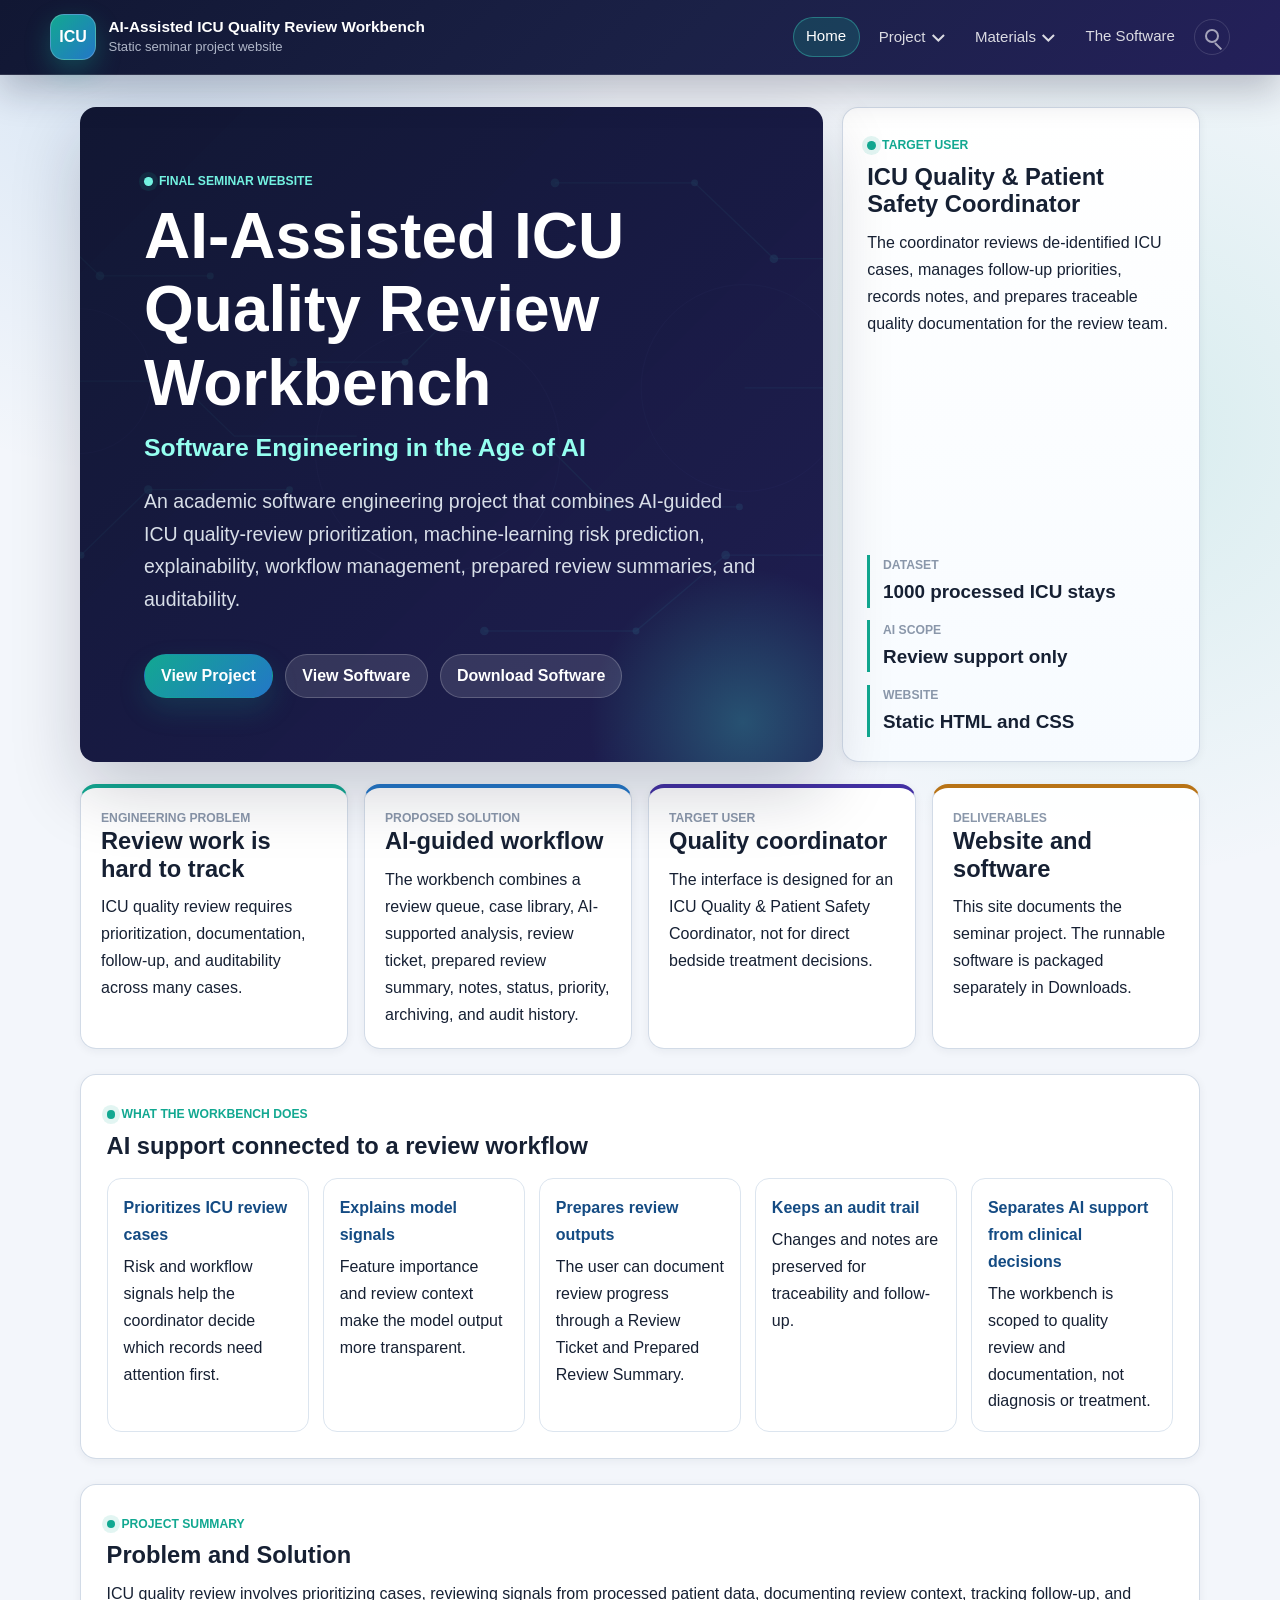
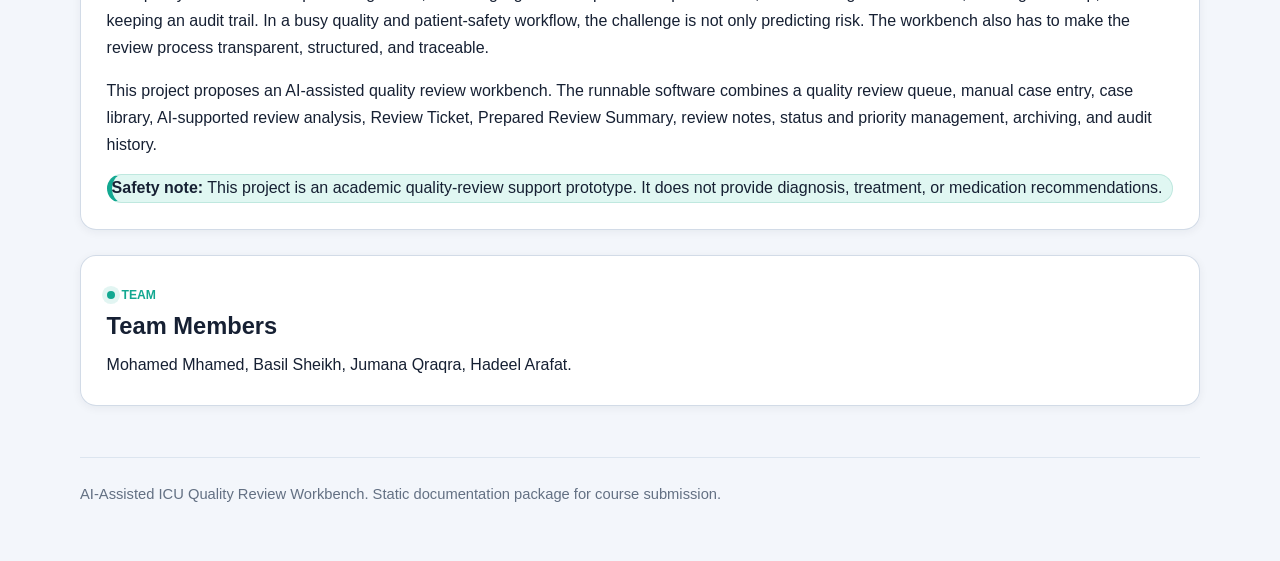
<file: index.html>
<!doctype html>
<html lang="en">
<head>
  <meta charset="utf-8">
  <meta name="viewport" content="width=device-width, initial-scale=1">
  <title>AI-Assisted ICU Quality Review Workbench</title>
  <link rel="stylesheet" href="assets/site.css">
</head>
<body>
  <header class="topbar">
    <div class="topbar-inner">
      <a class="topbar-brand" href="index.html" aria-label="AI-Assisted ICU Quality Review Workbench home">
        <span class="brand-mark">ICU</span>
        <span class="brand-text"><strong>AI-Assisted ICU Quality Review Workbench</strong><span>Static seminar project website</span></span>
      </a>
      <nav class="top-nav" aria-label="Primary navigation">
        <a class="nav-link active" href="index.html">Home</a>
        <div class="nav-dropdown">
          <button class="nav-trigger" type="button" aria-haspopup="true">Project</button>
          <div class="dropdown-menu">
            <a href="pages/research-question.html">Research Question &amp; Goals</a>
            <a href="pages/system-overview.html">Workbench Overview</a>
            <a href="pages/architecture.html">Architecture</a>
            <a href="pages/dataset-preprocessing.html">Dataset &amp; Preprocessing</a>
            <a href="pages/ai-methodology.html">AI Methodology</a>
            <a href="pages/evaluation-results.html">Evaluation &amp; Results</a>
            <a href="pages/development-process.html">Development Process</a>
          </div>
        </div>
        <div class="nav-dropdown">
          <button class="nav-trigger" type="button" aria-haspopup="true">Materials</button>
          <div class="dropdown-menu">
            <a href="pages/related-work.html">Related Work / Articles</a>
            <a href="pages/user-manual.html">User Manual</a>
            <a href="pages/team.html">Team</a>
            <a href="pages/downloads.html">Downloads</a>
          </div>
        </div>
        <a class="nav-link" href="pages/software-system.html">The Software</a>
        <span class="search-icon" aria-hidden="true"></span>
      </nav>
    </div>
  </header>
  <main class="main-content">
    <section class="home-hero">
      <div class="hero-panel">
        <span class="eyebrow">Final Seminar Website</span>
        <h1>AI-Assisted ICU Quality Review Workbench</h1>
        <p class="hero-subtitle">Software Engineering in the Age of AI</p>
        <p class="lead">An academic software engineering project that combines AI-guided ICU quality-review prioritization, machine-learning risk prediction, explainability, workflow management, prepared review summaries, and auditability.</p>
        <div class="hero-actions">
          <a class="button" href="pages/system-overview.html">View Project</a>
          <a class="button secondary" href="pages/software-system.html">View Software</a>
          <a class="button secondary" href="downloads/Software_System.zip">Download Software</a>
        </div>
      </div>
      <aside class="hero-aside">
        <div>
          <span class="eyebrow">Target User</span>
          <h2>ICU Quality &amp; Patient Safety Coordinator</h2>
          <p>The coordinator reviews de-identified ICU cases, manages follow-up priorities, records notes, and prepares traceable quality documentation for the review team.</p>
        </div>
        <div class="stat-list">
          <div><span>Dataset</span><strong>1000 processed ICU stays</strong></div>
          <div><span>AI scope</span><strong>Review support only</strong></div>
          <div><span>Website</span><strong>Static HTML and CSS</strong></div>
        </div>
      </aside>
    </section>

    <section class="section grid four">
      <article class="card summary-card">
        <span>Engineering Problem</span>
        <h2>Review work is hard to track</h2>
        <p>ICU quality review requires prioritization, documentation, follow-up, and auditability across many cases.</p>
      </article>
      <article class="card summary-card">
        <span>Proposed Solution</span>
        <h2>AI-guided workflow</h2>
        <p>The workbench combines a review queue, case library, AI-supported analysis, review ticket, prepared review summary, notes, status, priority, archiving, and audit history.</p>
      </article>
      <article class="card summary-card">
        <span>Target User</span>
        <h2>Quality coordinator</h2>
        <p>The interface is designed for an ICU Quality &amp; Patient Safety Coordinator, not for direct bedside treatment decisions.</p>
      </article>
      <article class="card summary-card">
        <span>Deliverables</span>
        <h2>Website and software</h2>
        <p>This site documents the seminar project. The runnable software is packaged separately in Downloads.</p>
      </article>
    </section>

    <section class="section page-panel system-does">
      <span class="eyebrow">What the workbench does</span>
      <h2>AI support connected to a review workflow</h2>
      <div class="feature-list">
        <div><strong>Prioritizes ICU review cases</strong><p>Risk and workflow signals help the coordinator decide which records need attention first.</p></div>
        <div><strong>Explains model signals</strong><p>Feature importance and review context make the model output more transparent.</p></div>
        <div><strong>Prepares review outputs</strong><p>The user can document review progress through a Review Ticket and Prepared Review Summary.</p></div>
        <div><strong>Keeps an audit trail</strong><p>Changes and notes are preserved for traceability and follow-up.</p></div>
        <div><strong>Separates AI support from clinical decisions</strong><p>The workbench is scoped to quality review and documentation, not diagnosis or treatment.</p></div>
      </div>
    </section>

    <section class="section page-panel">
      <span class="eyebrow">Project Summary</span>
      <h2>Problem and Solution</h2>
      <p>ICU quality review involves prioritizing cases, reviewing signals from processed patient data, documenting review context, tracking follow-up, and keeping an audit trail. In a busy quality and patient-safety workflow, the challenge is not only predicting risk. The workbench also has to make the review process transparent, structured, and traceable.</p>
      <p>This project proposes an AI-assisted quality review workbench. The runnable software combines a quality review queue, manual case entry, case library, AI-supported review analysis, Review Ticket, Prepared Review Summary, review notes, status and priority management, archiving, and audit history.</p>
      <div class="notice safety-note">
        <strong>Safety note:</strong> This project is an academic quality-review support prototype. It does not provide diagnosis, treatment, or medication recommendations.
      </div>
    </section>

    <section class="section page-panel">
      <span class="eyebrow">Team</span>
      <h2>Team Members</h2>
      <p>Mohamed Mhamed, Basil Sheikh, Jumana Qraqra, Hadeel Arafat.</p>
    </section>
        </main>
  <footer class="site-footer">
        <p>AI-Assisted ICU Quality Review Workbench. Static documentation package for course submission.</p>
      </footer>
</body>
</html>
</file>
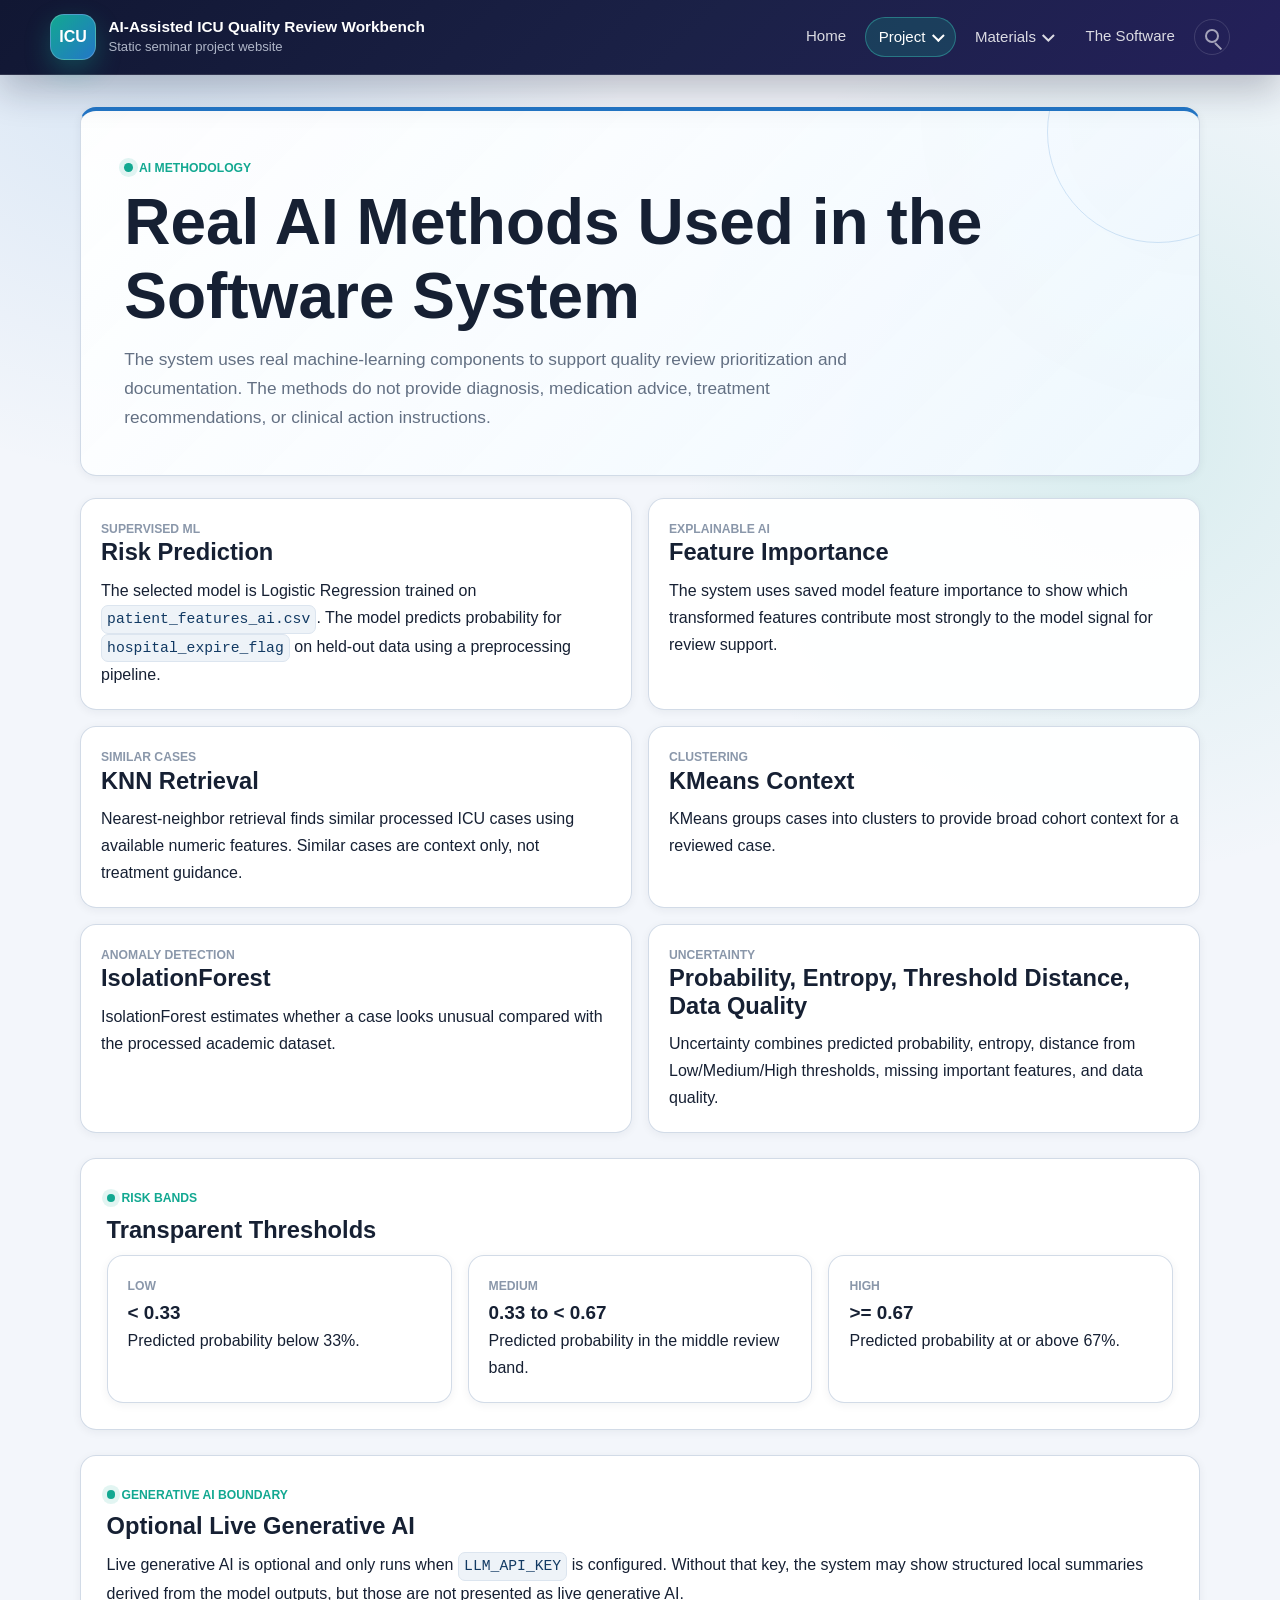
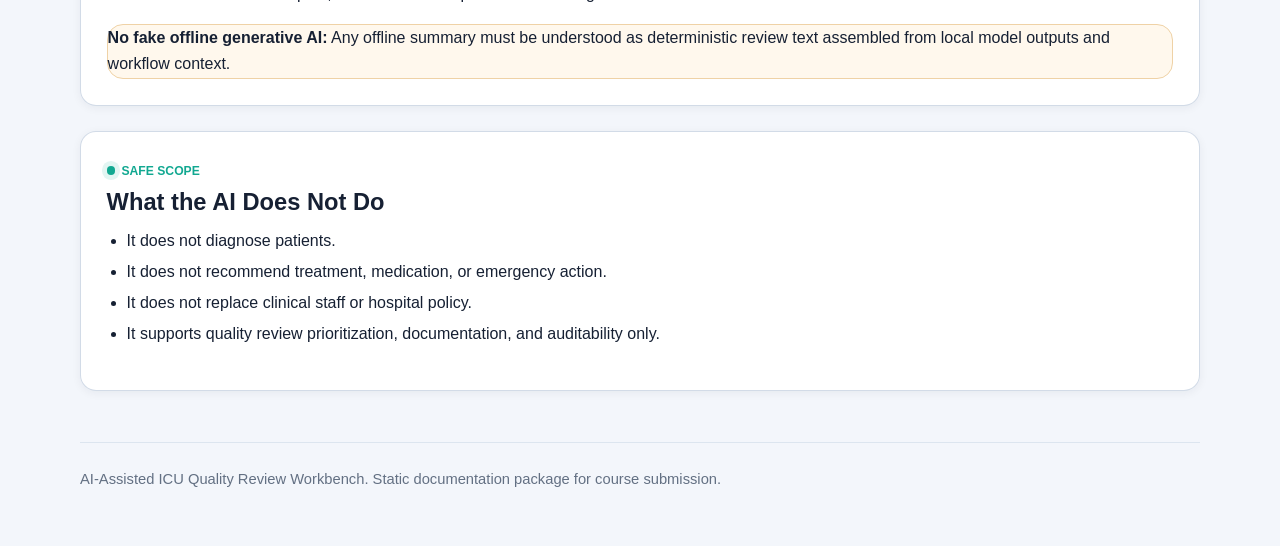
<file: pages/ai-methodology.html>
<!doctype html>
<html lang="en">
<head>
  <meta charset="utf-8">
  <meta name="viewport" content="width=device-width, initial-scale=1">
  <title>AI Methodology - AI-Assisted ICU Quality Review Workbench</title>
  <link rel="stylesheet" href="../assets/site.css">
</head>
<body>
  <header class="topbar">
    <div class="topbar-inner">
      <a class="topbar-brand" href="../index.html" aria-label="AI-Assisted ICU Quality Review Workbench home">
        <span class="brand-mark">ICU</span>
        <span class="brand-text"><strong>AI-Assisted ICU Quality Review Workbench</strong><span>Static seminar project website</span></span>
      </a>
      <nav class="top-nav" aria-label="Primary navigation">
        <a class="nav-link" href="../index.html">Home</a>
        <div class="nav-dropdown">
          <button class="nav-trigger active" type="button" aria-haspopup="true">Project</button>
          <div class="dropdown-menu">
            <a href="research-question.html">Research Question &amp; Goals</a>
            <a href="system-overview.html">Workbench Overview</a>
            <a href="architecture.html">Architecture</a>
            <a href="dataset-preprocessing.html">Dataset &amp; Preprocessing</a>
            <a href="ai-methodology.html">AI Methodology</a>
            <a href="evaluation-results.html">Evaluation &amp; Results</a>
            <a href="development-process.html">Development Process</a>
          </div>
        </div>
        <div class="nav-dropdown">
          <button class="nav-trigger" type="button" aria-haspopup="true">Materials</button>
          <div class="dropdown-menu">
            <a href="related-work.html">Related Work / Articles</a>
            <a href="user-manual.html">User Manual</a>
            <a href="team.html">Team</a>
            <a href="downloads.html">Downloads</a>
          </div>
        </div>
        <a class="nav-link" href="software-system.html">The Software</a>
        <span class="search-icon" aria-hidden="true"></span>
      </nav>
    </div>
  </header>
  <main class="main-content">
    <section class="page-panel">
      <span class="eyebrow">AI Methodology</span>
      <h1>Real AI Methods Used in the Software System</h1>
      <p class="lead">The system uses real machine-learning components to support quality review prioritization and documentation. The methods do not provide diagnosis, medication advice, treatment recommendations, or clinical action instructions.</p>
    </section>

    <section class="section grid two">
      <article class="card"><span>Supervised ML</span><h2>Risk Prediction</h2><p>The selected model is Logistic Regression trained on <code>patient_features_ai.csv</code>. The model predicts probability for <code>hospital_expire_flag</code> on held-out data using a preprocessing pipeline.</p></article>
      <article class="card"><span>Explainable AI</span><h2>Feature Importance</h2><p>The system uses saved model feature importance to show which transformed features contribute most strongly to the model signal for review support.</p></article>
      <article class="card"><span>Similar cases</span><h2>KNN Retrieval</h2><p>Nearest-neighbor retrieval finds similar processed ICU cases using available numeric features. Similar cases are context only, not treatment guidance.</p></article>
      <article class="card"><span>Clustering</span><h2>KMeans Context</h2><p>KMeans groups cases into clusters to provide broad cohort context for a reviewed case.</p></article>
      <article class="card"><span>Anomaly detection</span><h2>IsolationForest</h2><p>IsolationForest estimates whether a case looks unusual compared with the processed academic dataset.</p></article>
      <article class="card"><span>Uncertainty</span><h2>Probability, Entropy, Threshold Distance, Data Quality</h2><p>Uncertainty combines predicted probability, entropy, distance from Low/Medium/High thresholds, missing important features, and data quality.</p></article>
    </section>

    <section class="section page-panel">
      <span class="eyebrow">Risk Bands</span>
      <h2>Transparent Thresholds</h2>
      <div class="grid">
        <div class="metric"><span>Low</span><strong>&lt; 0.33</strong><p>Predicted probability below 33%.</p></div>
        <div class="metric"><span>Medium</span><strong>0.33 to &lt; 0.67</strong><p>Predicted probability in the middle review band.</p></div>
        <div class="metric"><span>High</span><strong>&gt;= 0.67</strong><p>Predicted probability at or above 67%.</p></div>
      </div>
    </section>

    <section class="section page-panel">
      <span class="eyebrow">Generative AI Boundary</span>
      <h2>Optional Live Generative AI</h2>
      <p>Live generative AI is optional and only runs when <code>LLM_API_KEY</code> is configured. Without that key, the system may show structured local summaries derived from the model outputs, but those are not presented as live generative AI.</p>
      <div class="notice warning"><strong>No fake offline generative AI:</strong> Any offline summary must be understood as deterministic review text assembled from local model outputs and workflow context.</div>
    </section>

    <section class="section page-panel">
      <span class="eyebrow">Safe Scope</span>
      <h2>What the AI Does Not Do</h2>
      <ul>
        <li>It does not diagnose patients.</li>
        <li>It does not recommend treatment, medication, or emergency action.</li>
        <li>It does not replace clinical staff or hospital policy.</li>
        <li>It supports quality review prioritization, documentation, and auditability only.</li>
      </ul>
    </section>
        </main>
  <footer class="site-footer">
        <p>AI-Assisted ICU Quality Review Workbench. Static documentation package for course submission.</p>
      </footer>
</body>
</html>
</file>
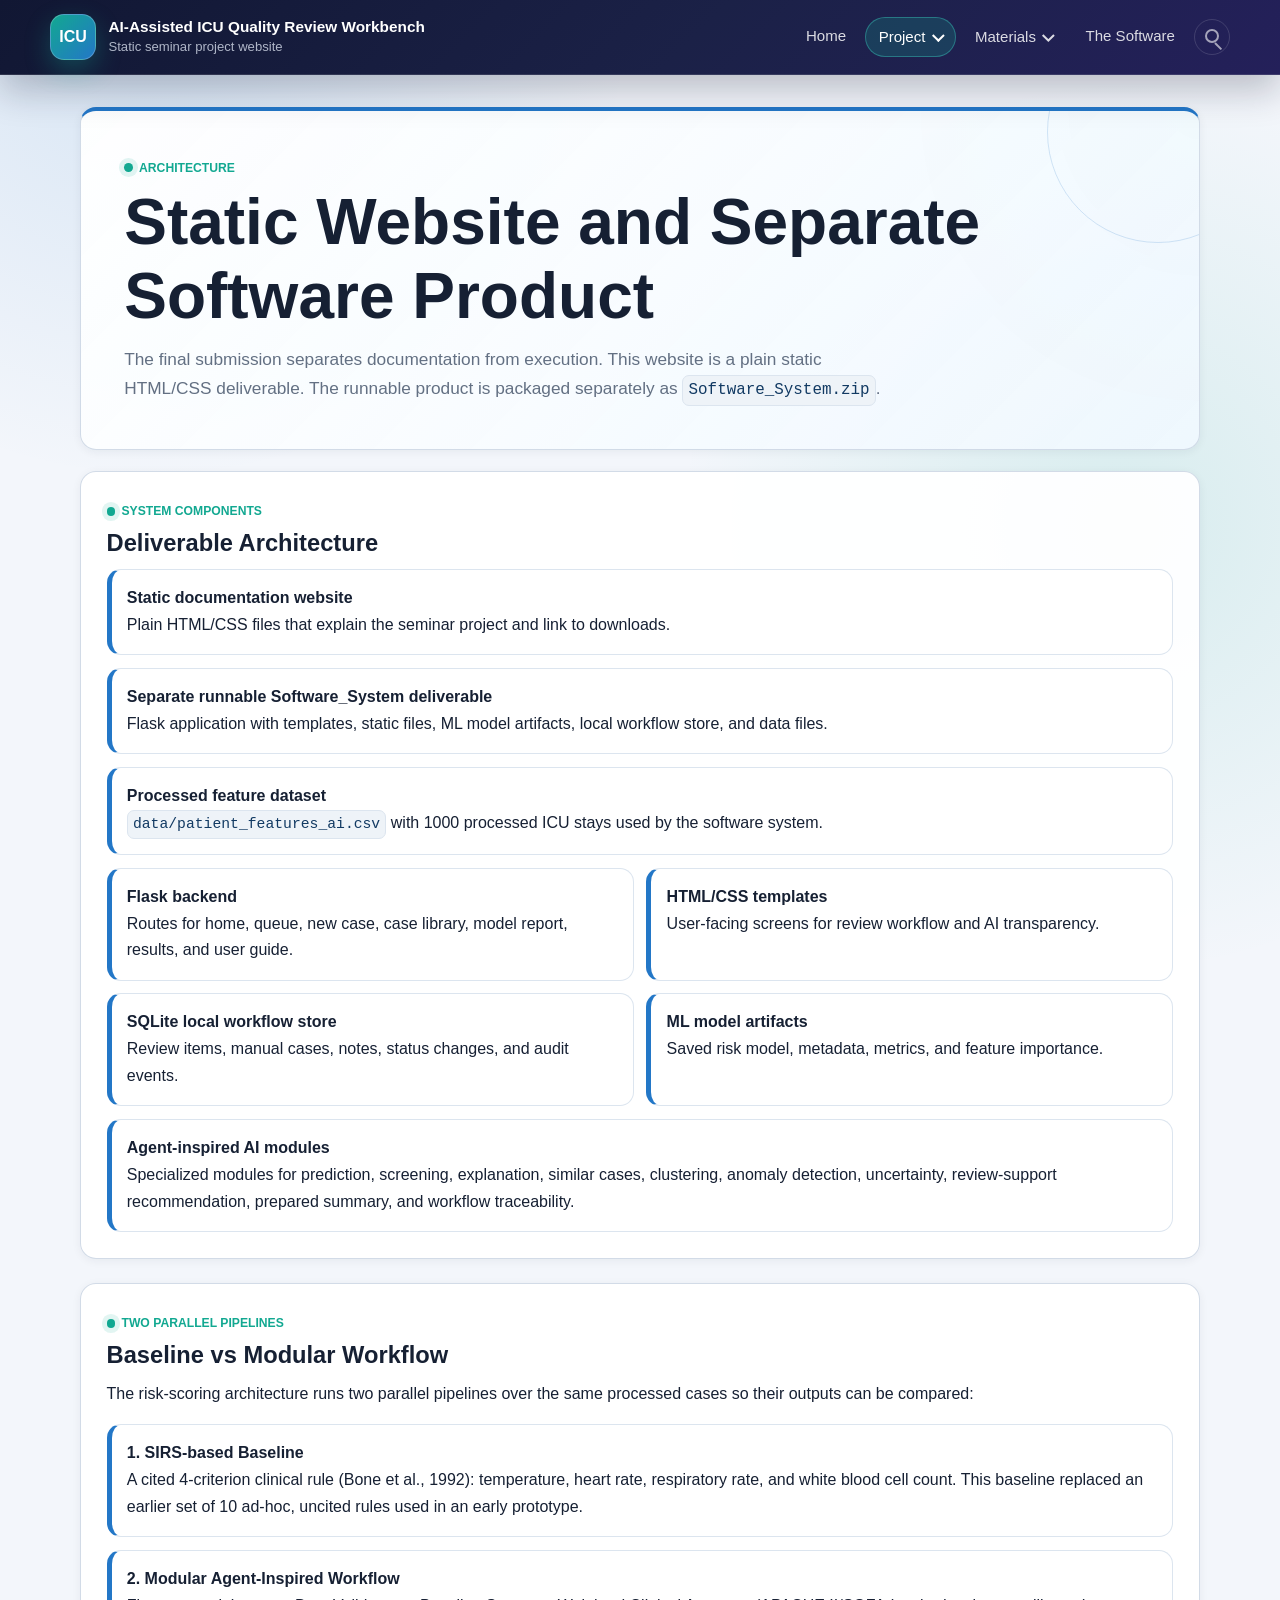
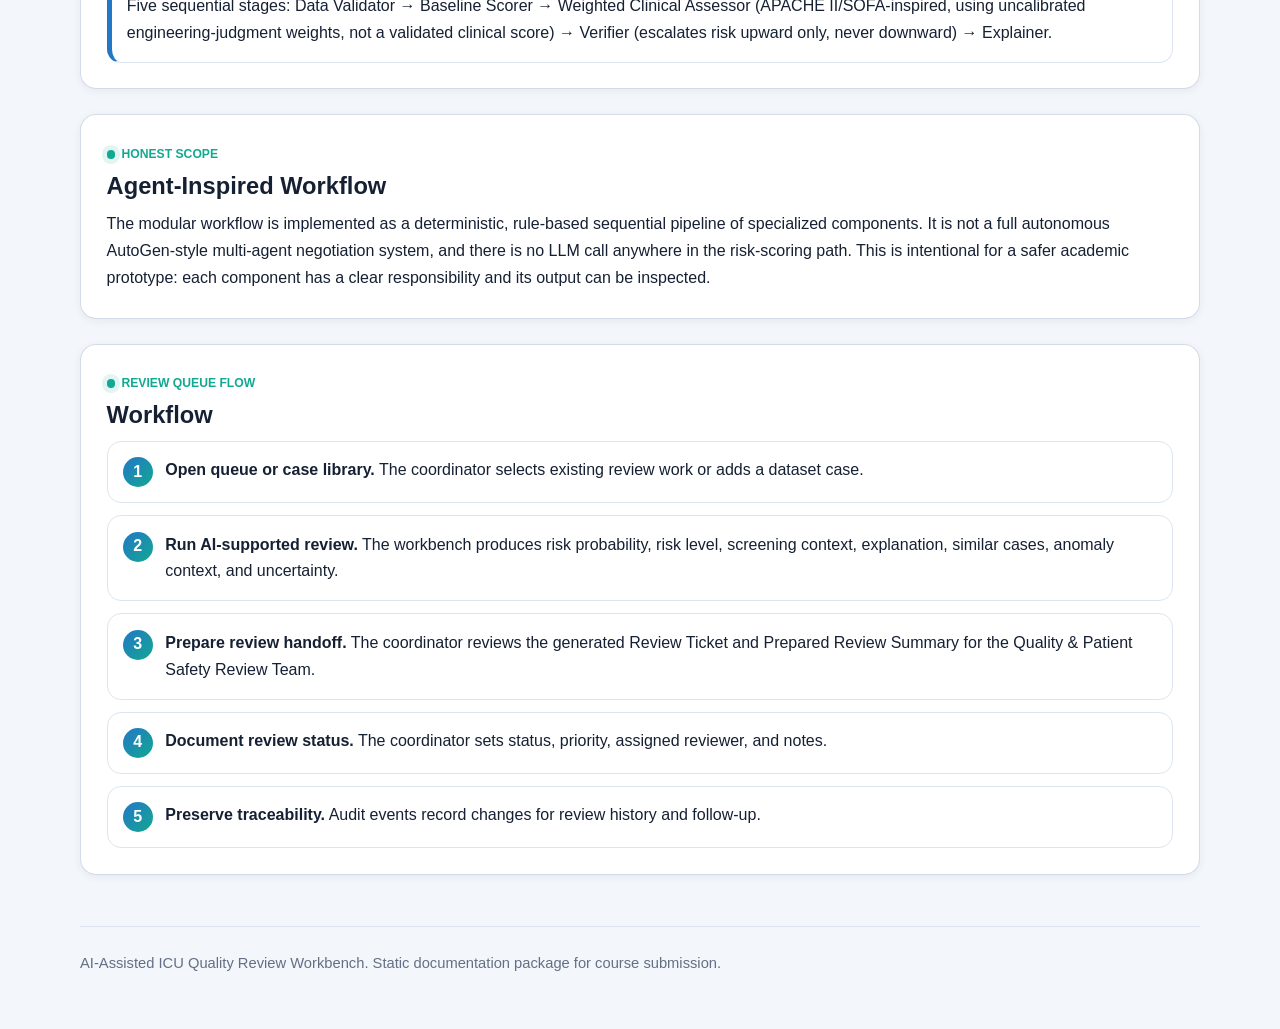
<file: pages/architecture.html>
<!doctype html>
<html lang="en">
<head>
  <meta charset="utf-8">
  <meta name="viewport" content="width=device-width, initial-scale=1">
  <title>Architecture - AI-Assisted ICU Quality Review Workbench</title>
  <link rel="stylesheet" href="../assets/site.css">
</head>
<body>
  <header class="topbar">
    <div class="topbar-inner">
      <a class="topbar-brand" href="../index.html" aria-label="AI-Assisted ICU Quality Review Workbench home">
        <span class="brand-mark">ICU</span>
        <span class="brand-text"><strong>AI-Assisted ICU Quality Review Workbench</strong><span>Static seminar project website</span></span>
      </a>
      <nav class="top-nav" aria-label="Primary navigation">
        <a class="nav-link" href="../index.html">Home</a>
        <div class="nav-dropdown">
          <button class="nav-trigger active" type="button" aria-haspopup="true">Project</button>
          <div class="dropdown-menu">
            <a href="research-question.html">Research Question &amp; Goals</a>
            <a href="system-overview.html">Workbench Overview</a>
            <a href="architecture.html">Architecture</a>
            <a href="dataset-preprocessing.html">Dataset &amp; Preprocessing</a>
            <a href="ai-methodology.html">AI Methodology</a>
            <a href="evaluation-results.html">Evaluation &amp; Results</a>
            <a href="development-process.html">Development Process</a>
          </div>
        </div>
        <div class="nav-dropdown">
          <button class="nav-trigger" type="button" aria-haspopup="true">Materials</button>
          <div class="dropdown-menu">
            <a href="related-work.html">Related Work / Articles</a>
            <a href="user-manual.html">User Manual</a>
            <a href="team.html">Team</a>
            <a href="downloads.html">Downloads</a>
          </div>
        </div>
        <a class="nav-link" href="software-system.html">The Software</a>
        <span class="search-icon" aria-hidden="true"></span>
      </nav>
    </div>
  </header>
  <main class="main-content">
    <section class="page-panel">
      <span class="eyebrow">Architecture</span>
      <h1>Static Website and Separate Software Product</h1>
      <p class="lead">The final submission separates documentation from execution. This website is a plain static HTML/CSS deliverable. The runnable product is packaged separately as <code>Software_System.zip</code>.</p>
    </section>

    <section class="section page-panel">
      <span class="eyebrow">System Components</span>
      <h2>Deliverable Architecture</h2>
      <div class="diagram" aria-label="Architecture diagram">
        <div><strong>Static documentation website</strong><br>Plain HTML/CSS files that explain the seminar project and link to downloads.</div>
        <div><strong>Separate runnable Software_System deliverable</strong><br>Flask application with templates, static files, ML model artifacts, local workflow store, and data files.</div>
        <div><strong>Processed feature dataset</strong><br><code>data/patient_features_ai.csv</code> with 1000 processed ICU stays used by the software system.</div>
        <div class="split">
          <div><strong>Flask backend</strong><br>Routes for home, queue, new case, case library, model report, results, and user guide.</div>
          <div><strong>HTML/CSS templates</strong><br>User-facing screens for review workflow and AI transparency.</div>
        </div>
        <div class="split">
          <div><strong>SQLite local workflow store</strong><br>Review items, manual cases, notes, status changes, and audit events.</div>
          <div><strong>ML model artifacts</strong><br>Saved risk model, metadata, metrics, and feature importance.</div>
        </div>
        <div><strong>Agent-inspired AI modules</strong><br>Specialized modules for prediction, screening, explanation, similar cases, clustering, anomaly detection, uncertainty, review-support recommendation, prepared summary, and workflow traceability.</div>
      </div>
    </section>

    <section class="section page-panel">
      <span class="eyebrow">Two Parallel Pipelines</span>
      <h2>Baseline vs Modular Workflow</h2>
      <p>The risk-scoring architecture runs two parallel pipelines over the same processed cases so their outputs can be compared:</p>
      <div class="diagram" aria-label="Pipeline comparison diagram">
        <div><strong>1. SIRS-based Baseline</strong><br>A cited 4-criterion clinical rule (Bone et al., 1992): temperature, heart rate, respiratory rate, and white blood cell count. This baseline replaced an earlier set of 10 ad-hoc, uncited rules used in an early prototype.</div>
        <div><strong>2. Modular Agent-Inspired Workflow</strong><br>Five sequential stages: Data Validator &rarr; Baseline Scorer &rarr; Weighted Clinical Assessor (APACHE II/SOFA-inspired, using uncalibrated engineering-judgment weights, not a validated clinical score) &rarr; Verifier (escalates risk upward only, never downward) &rarr; Explainer.</div>
      </div>
    </section>

    <section class="section page-panel">
      <span class="eyebrow">Honest Scope</span>
      <h2>Agent-Inspired Workflow</h2>
      <p>The modular workflow is implemented as a deterministic, rule-based sequential pipeline of specialized components. It is not a full autonomous AutoGen-style multi-agent negotiation system, and there is no LLM call anywhere in the risk-scoring path. This is intentional for a safer academic prototype: each component has a clear responsibility and its output can be inspected.</p>
    </section>

    <section class="section page-panel">
      <span class="eyebrow">Review Queue Flow</span>
      <h2>Workflow</h2>
      <div class="workflow">
        <div><p><strong>Open queue or case library.</strong> The coordinator selects existing review work or adds a dataset case.</p></div>
        <div><p><strong>Run AI-supported review.</strong> The workbench produces risk probability, risk level, screening context, explanation, similar cases, anomaly context, and uncertainty.</p></div>
        <div><p><strong>Prepare review handoff.</strong> The coordinator reviews the generated Review Ticket and Prepared Review Summary for the Quality &amp; Patient Safety Review Team.</p></div>
        <div><p><strong>Document review status.</strong> The coordinator sets status, priority, assigned reviewer, and notes.</p></div>
        <div><p><strong>Preserve traceability.</strong> Audit events record changes for review history and follow-up.</p></div>
      </div>
    </section>
        </main>
  <footer class="site-footer">
        <p>AI-Assisted ICU Quality Review Workbench. Static documentation package for course submission.</p>
      </footer>
</body>
</html>
</file>
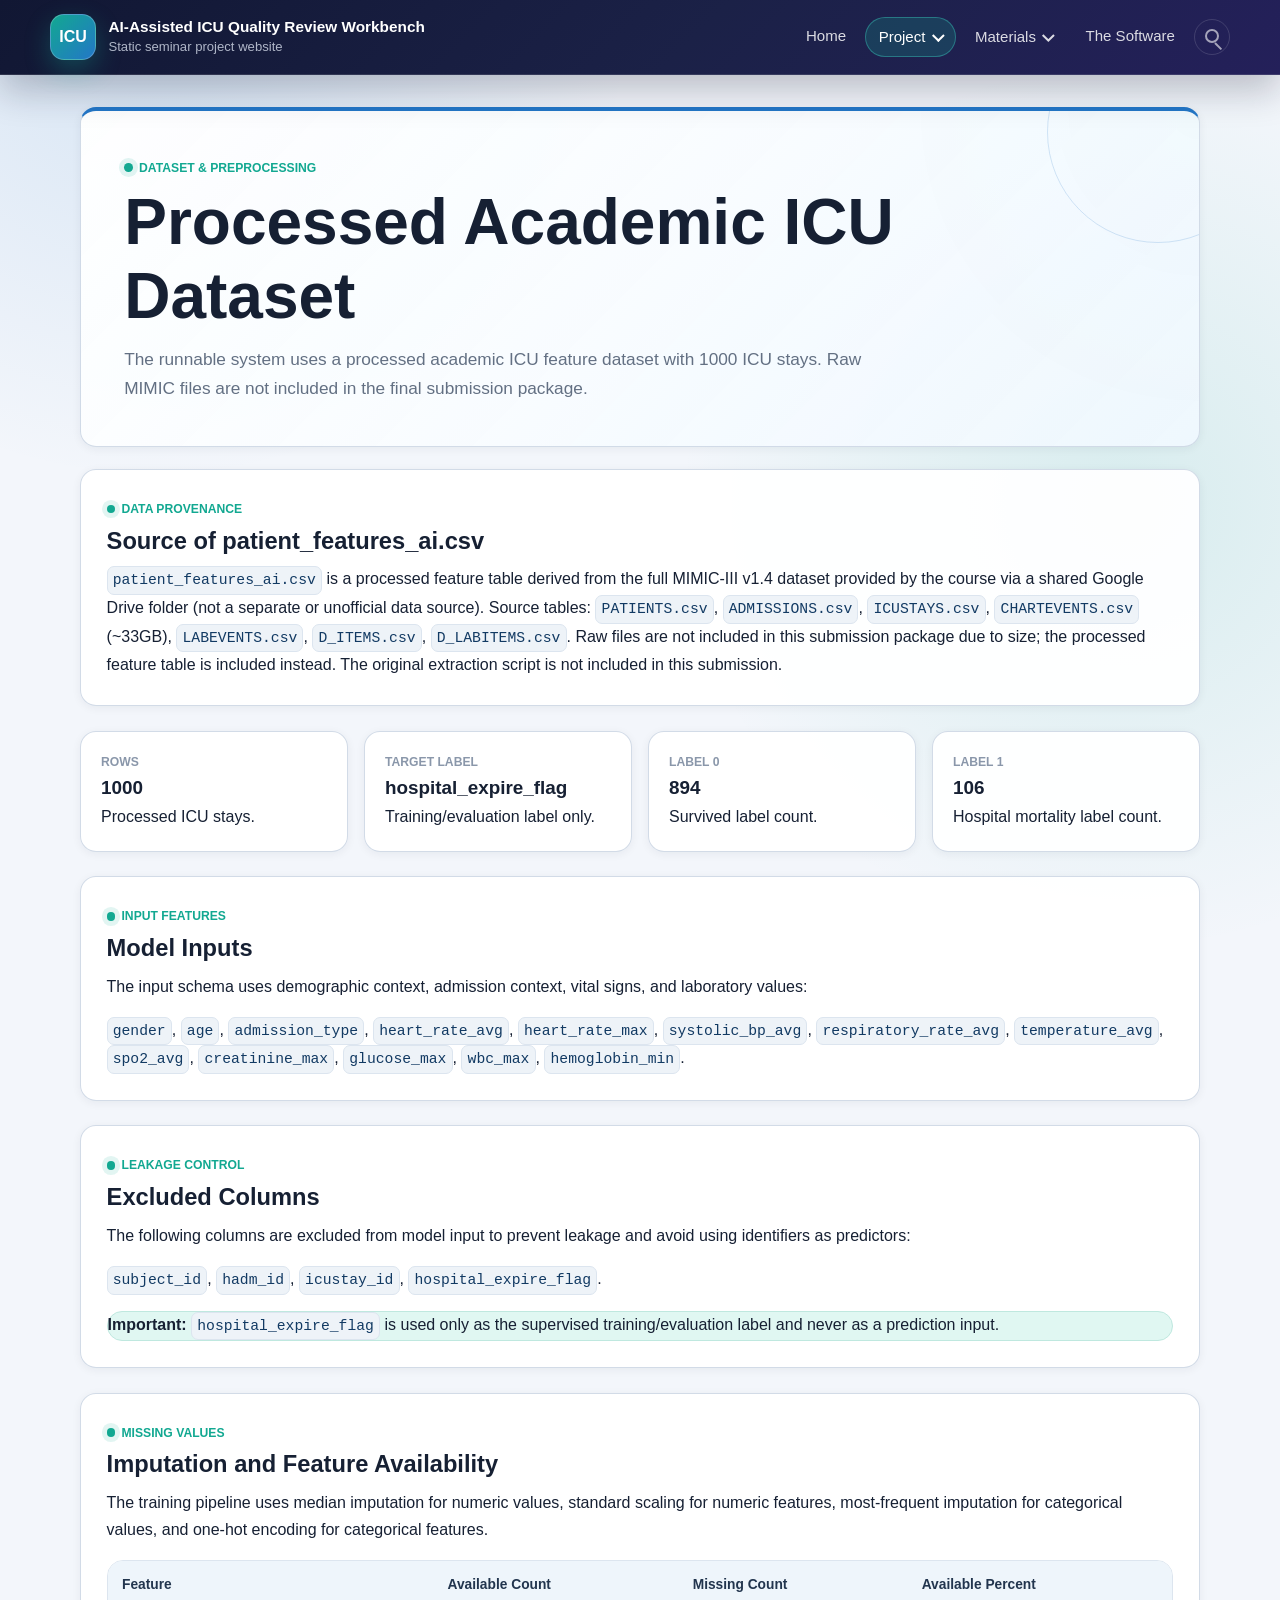
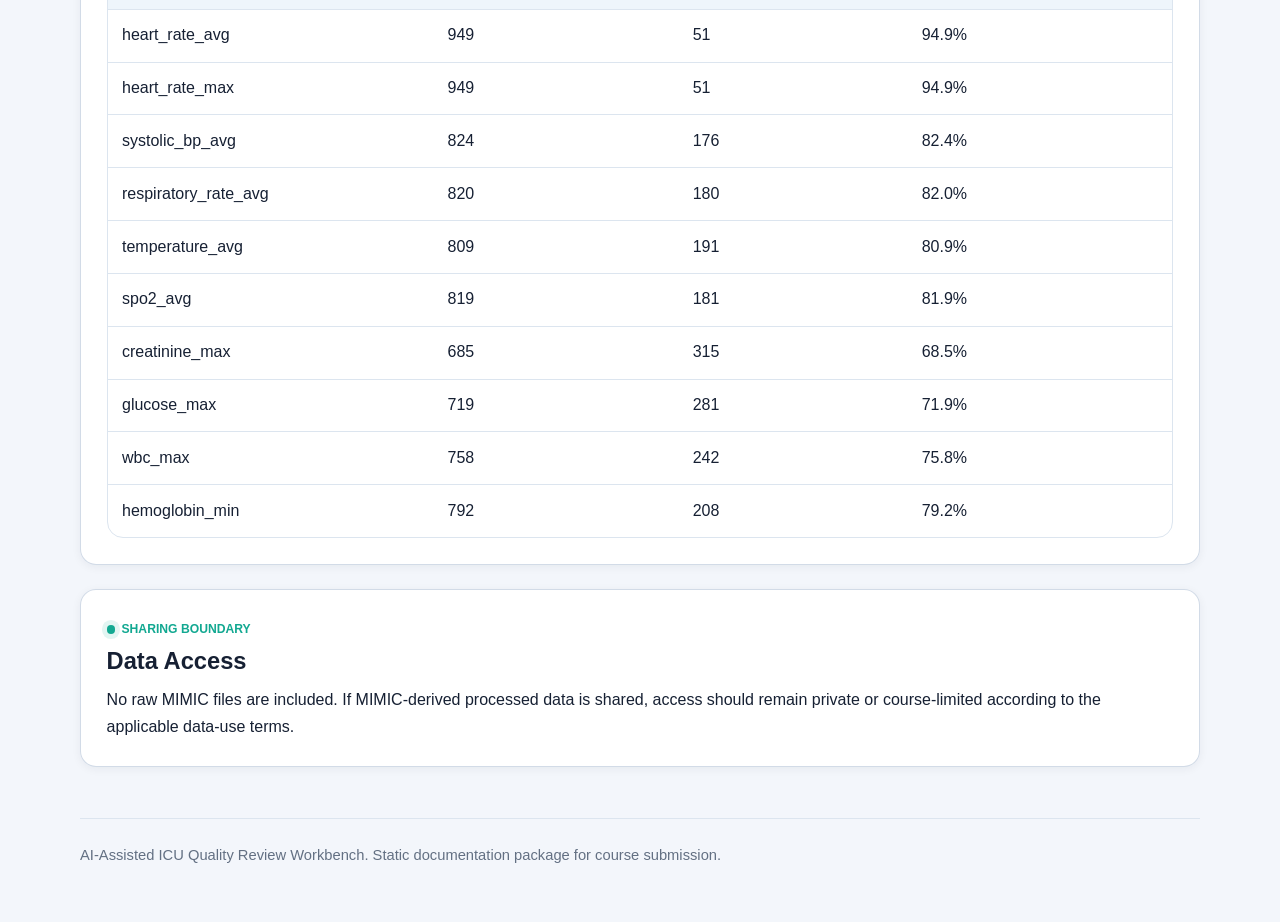
<file: pages/dataset-preprocessing.html>
<!doctype html>
<html lang="en">
<head>
  <meta charset="utf-8">
  <meta name="viewport" content="width=device-width, initial-scale=1">
  <title>Dataset & Preprocessing - AI-Assisted ICU Quality Review Workbench</title>
  <link rel="stylesheet" href="../assets/site.css">
</head>
<body>
  <header class="topbar">
    <div class="topbar-inner">
      <a class="topbar-brand" href="../index.html" aria-label="AI-Assisted ICU Quality Review Workbench home">
        <span class="brand-mark">ICU</span>
        <span class="brand-text"><strong>AI-Assisted ICU Quality Review Workbench</strong><span>Static seminar project website</span></span>
      </a>
      <nav class="top-nav" aria-label="Primary navigation">
        <a class="nav-link" href="../index.html">Home</a>
        <div class="nav-dropdown">
          <button class="nav-trigger active" type="button" aria-haspopup="true">Project</button>
          <div class="dropdown-menu">
            <a href="research-question.html">Research Question &amp; Goals</a>
            <a href="system-overview.html">Workbench Overview</a>
            <a href="architecture.html">Architecture</a>
            <a href="dataset-preprocessing.html">Dataset &amp; Preprocessing</a>
            <a href="ai-methodology.html">AI Methodology</a>
            <a href="evaluation-results.html">Evaluation &amp; Results</a>
            <a href="development-process.html">Development Process</a>
          </div>
        </div>
        <div class="nav-dropdown">
          <button class="nav-trigger" type="button" aria-haspopup="true">Materials</button>
          <div class="dropdown-menu">
            <a href="related-work.html">Related Work / Articles</a>
            <a href="user-manual.html">User Manual</a>
            <a href="team.html">Team</a>
            <a href="downloads.html">Downloads</a>
          </div>
        </div>
        <a class="nav-link" href="software-system.html">The Software</a>
        <span class="search-icon" aria-hidden="true"></span>
      </nav>
    </div>
  </header>
  <main class="main-content">
    <section class="page-panel">
      <span class="eyebrow">Dataset &amp; Preprocessing</span>
      <h1>Processed Academic ICU Dataset</h1>
      <p class="lead">The runnable system uses a processed academic ICU feature dataset with 1000 ICU stays. Raw MIMIC files are not included in the final submission package.</p>
    </section>

    <section class="section page-panel">
      <span class="eyebrow">Data Provenance</span>
      <h2>Source of patient_features_ai.csv</h2>
      <p><code>patient_features_ai.csv</code> is a processed feature table derived from the full MIMIC-III v1.4 dataset provided by the course via a shared Google Drive folder (not a separate or unofficial data source). Source tables: <code>PATIENTS.csv</code>, <code>ADMISSIONS.csv</code>, <code>ICUSTAYS.csv</code>, <code>CHARTEVENTS.csv</code> (~33GB), <code>LABEVENTS.csv</code>, <code>D_ITEMS.csv</code>, <code>D_LABITEMS.csv</code>. Raw files are not included in this submission package due to size; the processed feature table is included instead. The original extraction script is not included in this submission.</p>
    </section>

    <section class="section grid four">
      <div class="metric"><span>Rows</span><strong>1000</strong><p>Processed ICU stays.</p></div>
      <div class="metric"><span>Target label</span><strong>hospital_expire_flag</strong><p>Training/evaluation label only.</p></div>
      <div class="metric"><span>Label 0</span><strong>894</strong><p>Survived label count.</p></div>
      <div class="metric"><span>Label 1</span><strong>106</strong><p>Hospital mortality label count.</p></div>
    </section>

    <section class="section page-panel">
      <span class="eyebrow">Input Features</span>
      <h2>Model Inputs</h2>
      <p>The input schema uses demographic context, admission context, vital signs, and laboratory values:</p>
      <p><code>gender</code>, <code>age</code>, <code>admission_type</code>, <code>heart_rate_avg</code>, <code>heart_rate_max</code>, <code>systolic_bp_avg</code>, <code>respiratory_rate_avg</code>, <code>temperature_avg</code>, <code>spo2_avg</code>, <code>creatinine_max</code>, <code>glucose_max</code>, <code>wbc_max</code>, <code>hemoglobin_min</code>.</p>
    </section>

    <section class="section page-panel">
      <span class="eyebrow">Leakage Control</span>
      <h2>Excluded Columns</h2>
      <p>The following columns are excluded from model input to prevent leakage and avoid using identifiers as predictors:</p>
      <p><code>subject_id</code>, <code>hadm_id</code>, <code>icustay_id</code>, <code>hospital_expire_flag</code>.</p>
      <div class="notice"><strong>Important:</strong> <code>hospital_expire_flag</code> is used only as the supervised training/evaluation label and never as a prediction input.</div>
    </section>

    <section class="section page-panel">
      <span class="eyebrow">Missing Values</span>
      <h2>Imputation and Feature Availability</h2>
      <p>The training pipeline uses median imputation for numeric values, standard scaling for numeric features, most-frequent imputation for categorical values, and one-hot encoding for categorical features.</p>
      <div class="table-wrap">
        <table>
          <thead><tr><th>Feature</th><th>Available Count</th><th>Missing Count</th><th>Available Percent</th></tr></thead>
          <tbody>
            <tr><td>heart_rate_avg</td><td>949</td><td>51</td><td>94.9%</td></tr>
            <tr><td>heart_rate_max</td><td>949</td><td>51</td><td>94.9%</td></tr>
            <tr><td>systolic_bp_avg</td><td>824</td><td>176</td><td>82.4%</td></tr>
            <tr><td>respiratory_rate_avg</td><td>820</td><td>180</td><td>82.0%</td></tr>
            <tr><td>temperature_avg</td><td>809</td><td>191</td><td>80.9%</td></tr>
            <tr><td>spo2_avg</td><td>819</td><td>181</td><td>81.9%</td></tr>
            <tr><td>creatinine_max</td><td>685</td><td>315</td><td>68.5%</td></tr>
            <tr><td>glucose_max</td><td>719</td><td>281</td><td>71.9%</td></tr>
            <tr><td>wbc_max</td><td>758</td><td>242</td><td>75.8%</td></tr>
            <tr><td>hemoglobin_min</td><td>792</td><td>208</td><td>79.2%</td></tr>
          </tbody>
        </table>
      </div>
    </section>

    <section class="section page-panel">
      <span class="eyebrow">Sharing Boundary</span>
      <h2>Data Access</h2>
      <p>No raw MIMIC files are included. If MIMIC-derived processed data is shared, access should remain private or course-limited according to the applicable data-use terms.</p>
    </section>
        </main>
  <footer class="site-footer">
        <p>AI-Assisted ICU Quality Review Workbench. Static documentation package for course submission.</p>
      </footer>
</body>
</html>
</file>
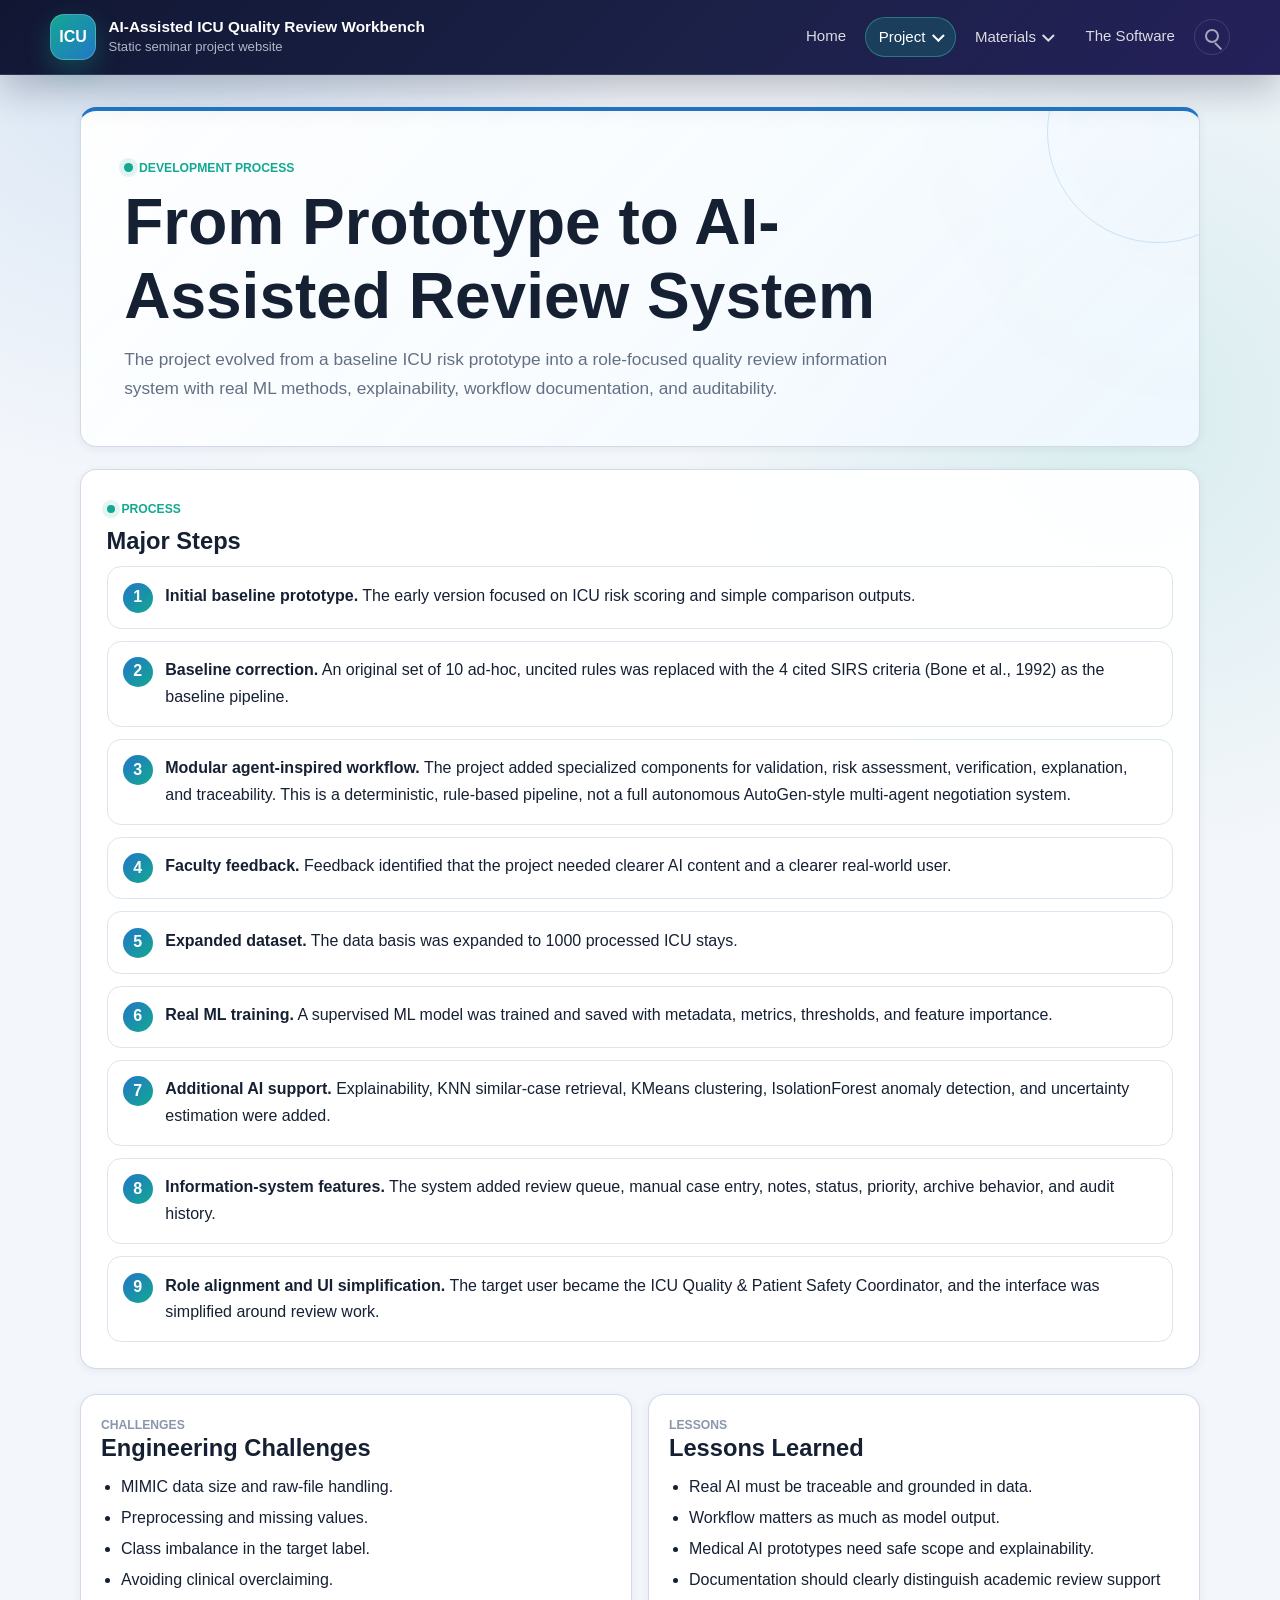
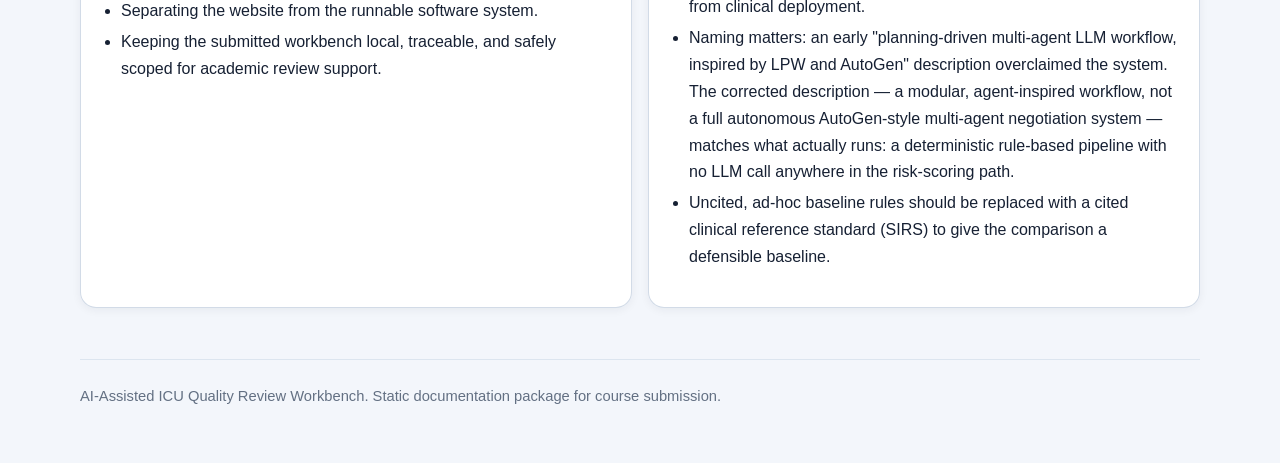
<file: pages/development-process.html>
<!doctype html>
<html lang="en">
<head>
  <meta charset="utf-8">
  <meta name="viewport" content="width=device-width, initial-scale=1">
  <title>Development Process - AI-Assisted ICU Quality Review Workbench</title>
  <link rel="stylesheet" href="../assets/site.css">
</head>
<body>
  <header class="topbar">
    <div class="topbar-inner">
      <a class="topbar-brand" href="../index.html" aria-label="AI-Assisted ICU Quality Review Workbench home">
        <span class="brand-mark">ICU</span>
        <span class="brand-text"><strong>AI-Assisted ICU Quality Review Workbench</strong><span>Static seminar project website</span></span>
      </a>
      <nav class="top-nav" aria-label="Primary navigation">
        <a class="nav-link" href="../index.html">Home</a>
        <div class="nav-dropdown">
          <button class="nav-trigger active" type="button" aria-haspopup="true">Project</button>
          <div class="dropdown-menu">
            <a href="research-question.html">Research Question &amp; Goals</a>
            <a href="system-overview.html">Workbench Overview</a>
            <a href="architecture.html">Architecture</a>
            <a href="dataset-preprocessing.html">Dataset &amp; Preprocessing</a>
            <a href="ai-methodology.html">AI Methodology</a>
            <a href="evaluation-results.html">Evaluation &amp; Results</a>
            <a href="development-process.html">Development Process</a>
          </div>
        </div>
        <div class="nav-dropdown">
          <button class="nav-trigger" type="button" aria-haspopup="true">Materials</button>
          <div class="dropdown-menu">
            <a href="related-work.html">Related Work / Articles</a>
            <a href="user-manual.html">User Manual</a>
            <a href="team.html">Team</a>
            <a href="downloads.html">Downloads</a>
          </div>
        </div>
        <a class="nav-link" href="software-system.html">The Software</a>
        <span class="search-icon" aria-hidden="true"></span>
      </nav>
    </div>
  </header>
  <main class="main-content">
    <section class="page-panel">
      <span class="eyebrow">Development Process</span>
      <h1>From Prototype to AI-Assisted Review System</h1>
      <p class="lead">The project evolved from a baseline ICU risk prototype into a role-focused quality review information system with real ML methods, explainability, workflow documentation, and auditability.</p>
    </section>

    <section class="section page-panel">
      <span class="eyebrow">Process</span>
      <h2>Major Steps</h2>
      <div class="workflow">
        <div><p><strong>Initial baseline prototype.</strong> The early version focused on ICU risk scoring and simple comparison outputs.</p></div>
        <div><p><strong>Baseline correction.</strong> An original set of 10 ad-hoc, uncited rules was replaced with the 4 cited SIRS criteria (Bone et al., 1992) as the baseline pipeline.</p></div>
        <div><p><strong>Modular agent-inspired workflow.</strong> The project added specialized components for validation, risk assessment, verification, explanation, and traceability. This is a deterministic, rule-based pipeline, not a full autonomous AutoGen-style multi-agent negotiation system.</p></div>
        <div><p><strong>Faculty feedback.</strong> Feedback identified that the project needed clearer AI content and a clearer real-world user.</p></div>
        <div><p><strong>Expanded dataset.</strong> The data basis was expanded to 1000 processed ICU stays.</p></div>
        <div><p><strong>Real ML training.</strong> A supervised ML model was trained and saved with metadata, metrics, thresholds, and feature importance.</p></div>
        <div><p><strong>Additional AI support.</strong> Explainability, KNN similar-case retrieval, KMeans clustering, IsolationForest anomaly detection, and uncertainty estimation were added.</p></div>
        <div><p><strong>Information-system features.</strong> The system added review queue, manual case entry, notes, status, priority, archive behavior, and audit history.</p></div>
        <div><p><strong>Role alignment and UI simplification.</strong> The target user became the ICU Quality &amp; Patient Safety Coordinator, and the interface was simplified around review work.</p></div>
      </div>
    </section>

    <section class="section grid two">
      <article class="card">
        <span>Challenges</span>
        <h2>Engineering Challenges</h2>
        <ul>
          <li>MIMIC data size and raw-file handling.</li>
          <li>Preprocessing and missing values.</li>
          <li>Class imbalance in the target label.</li>
          <li>Avoiding clinical overclaiming.</li>
          <li>Separating the website from the runnable software system.</li>
          <li>Keeping the submitted workbench local, traceable, and safely scoped for academic review support.</li>
        </ul>
      </article>
      <article class="card">
        <span>Lessons</span>
        <h2>Lessons Learned</h2>
        <ul>
          <li>Real AI must be traceable and grounded in data.</li>
          <li>Workflow matters as much as model output.</li>
          <li>Medical AI prototypes need safe scope and explainability.</li>
          <li>Documentation should clearly distinguish academic review support from clinical deployment.</li>
          <li>Naming matters: an early "planning-driven multi-agent LLM workflow, inspired by LPW and AutoGen" description overclaimed the system. The corrected description &mdash; a modular, agent-inspired workflow, not a full autonomous AutoGen-style multi-agent negotiation system &mdash; matches what actually runs: a deterministic rule-based pipeline with no LLM call anywhere in the risk-scoring path.</li>
          <li>Uncited, ad-hoc baseline rules should be replaced with a cited clinical reference standard (SIRS) to give the comparison a defensible baseline.</li>
        </ul>
      </article>
    </section>
        </main>
  <footer class="site-footer">
        <p>AI-Assisted ICU Quality Review Workbench. Static documentation package for course submission.</p>
      </footer>
</body>
</html>
</file>
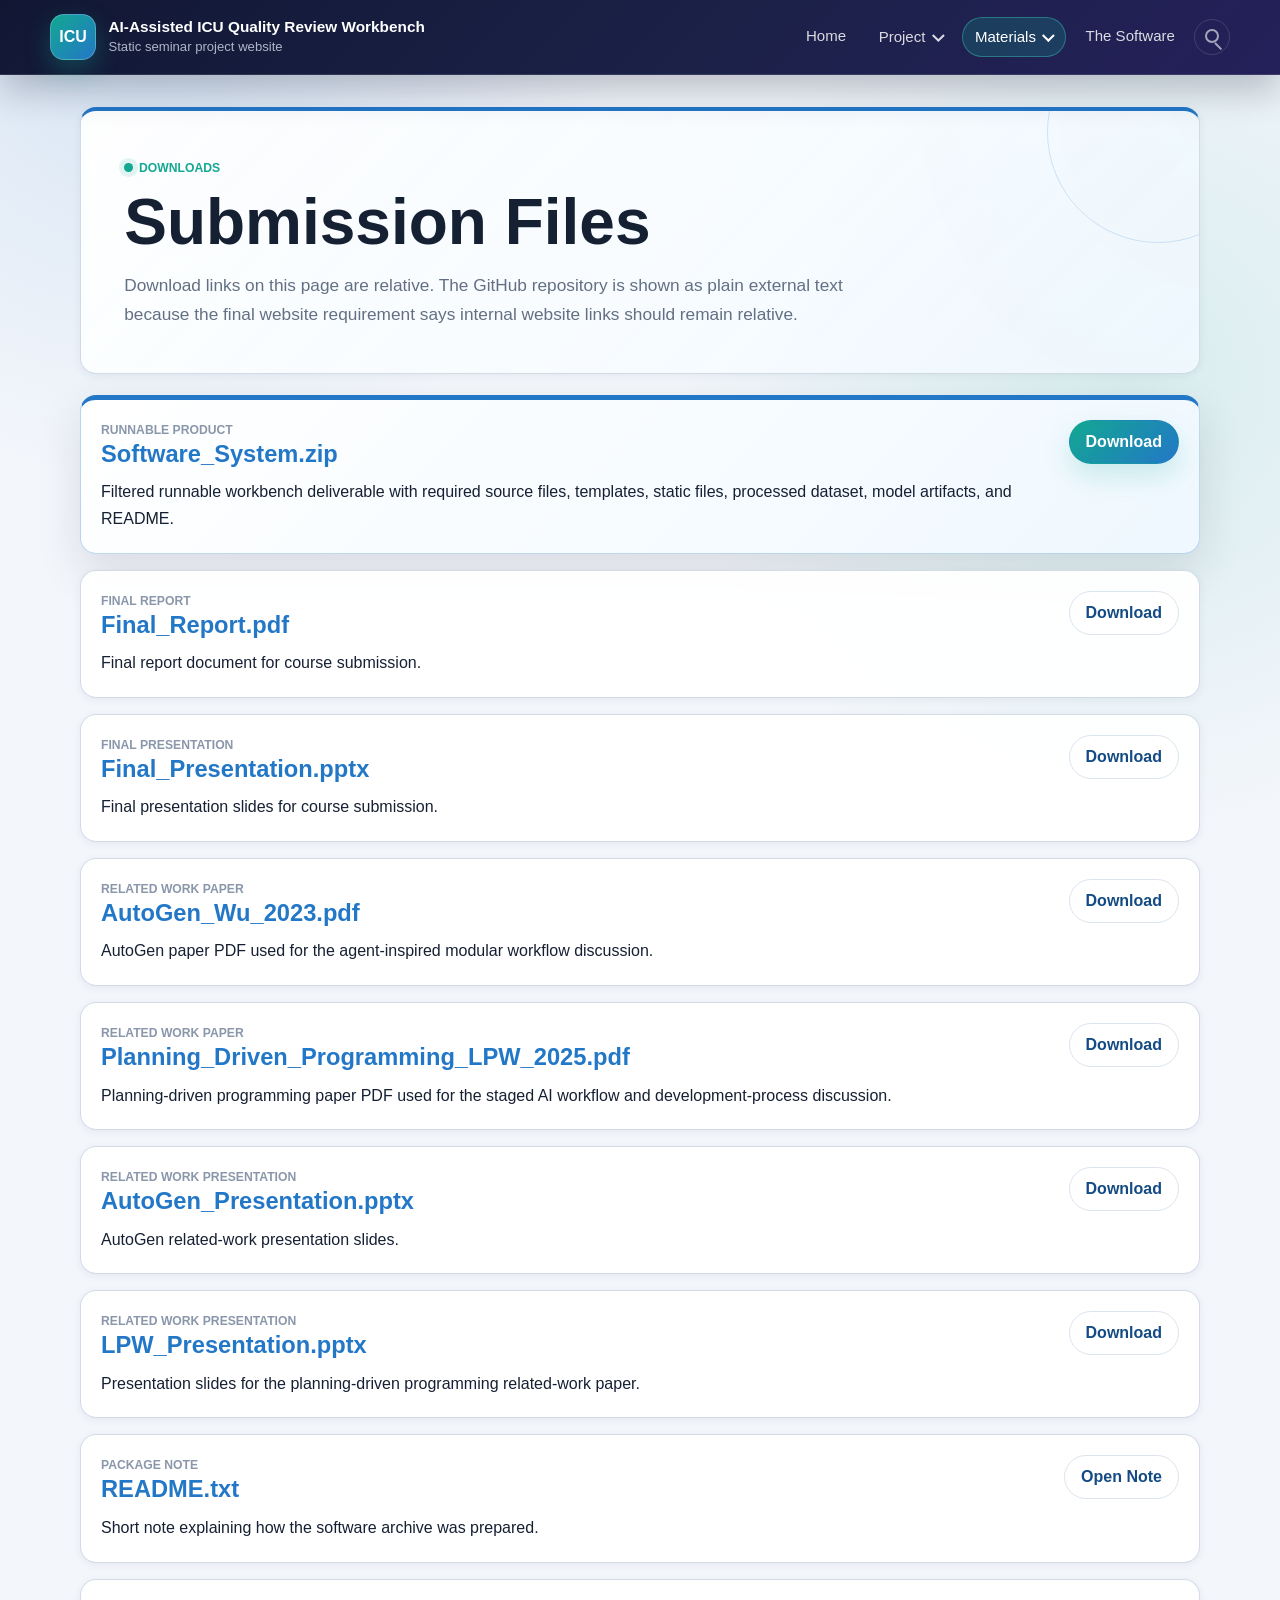
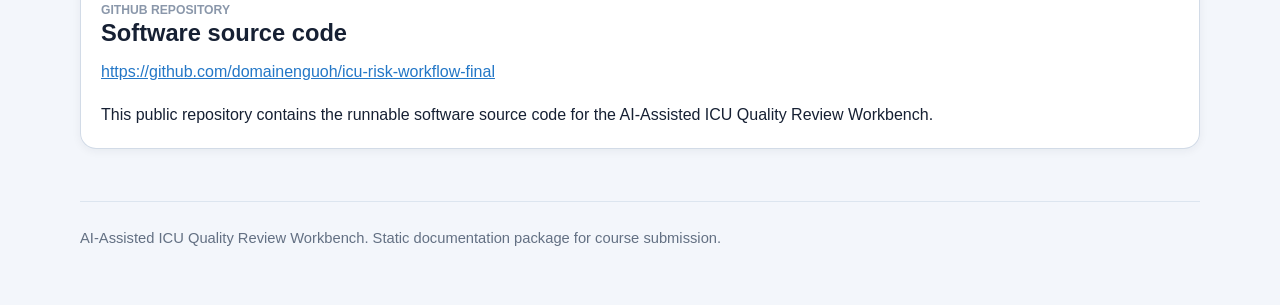
<file: pages/downloads.html>
<!doctype html>
<html lang="en">
<head>
  <meta charset="utf-8">
  <meta name="viewport" content="width=device-width, initial-scale=1">
  <title>Downloads - AI-Assisted ICU Quality Review Workbench</title>
  <link rel="stylesheet" href="../assets/site.css">
</head>
<body>
  <header class="topbar">
    <div class="topbar-inner">
      <a class="topbar-brand" href="../index.html" aria-label="AI-Assisted ICU Quality Review Workbench home">
        <span class="brand-mark">ICU</span>
        <span class="brand-text"><strong>AI-Assisted ICU Quality Review Workbench</strong><span>Static seminar project website</span></span>
      </a>
      <nav class="top-nav" aria-label="Primary navigation">
        <a class="nav-link" href="../index.html">Home</a>
        <div class="nav-dropdown">
          <button class="nav-trigger" type="button" aria-haspopup="true">Project</button>
          <div class="dropdown-menu">
            <a href="research-question.html">Research Question &amp; Goals</a>
            <a href="system-overview.html">Workbench Overview</a>
            <a href="architecture.html">Architecture</a>
            <a href="dataset-preprocessing.html">Dataset &amp; Preprocessing</a>
            <a href="ai-methodology.html">AI Methodology</a>
            <a href="evaluation-results.html">Evaluation &amp; Results</a>
            <a href="development-process.html">Development Process</a>
          </div>
        </div>
        <div class="nav-dropdown">
          <button class="nav-trigger active" type="button" aria-haspopup="true">Materials</button>
          <div class="dropdown-menu">
            <a href="related-work.html">Related Work / Articles</a>
            <a href="user-manual.html">User Manual</a>
            <a href="team.html">Team</a>
            <a href="downloads.html">Downloads</a>
          </div>
        </div>
        <a class="nav-link" href="software-system.html">The Software</a>
        <span class="search-icon" aria-hidden="true"></span>
      </nav>
    </div>
  </header>
  <main class="main-content">
    <section class="page-panel">
      <span class="eyebrow">Downloads</span>
      <h1>Submission Files</h1>
      <p class="lead">Download links on this page are relative. The GitHub repository is shown as plain external text because the final website requirement says internal website links should remain relative.</p>
    </section>

    <section class="section download-list">
      <article class="download-item primary-download">
        <div>
          <span>Runnable product</span>
          <h2><a href="../downloads/Software_System.zip">Software_System.zip</a></h2>
          <p>Filtered runnable workbench deliverable with required source files, templates, static files, processed dataset, model artifacts, and README.</p>
        </div>
        <a class="button" href="../downloads/Software_System.zip">Download</a>
      </article>
      <article class="download-item">
        <div>
          <span>Final report</span>
          <h2><a href="../downloads/Final_Report.pdf">Final_Report.pdf</a></h2>
          <p>Final report document for course submission.</p>
        </div>
        <a class="button secondary" href="../downloads/Final_Report.pdf">Download</a>
      </article>
      <article class="download-item">
        <div>
          <span>Final presentation</span>
          <h2><a href="../downloads/Final_Presentation.pptx">Final_Presentation.pptx</a></h2>
          <p>Final presentation slides for course submission.</p>
        </div>
        <a class="button secondary" href="../downloads/Final_Presentation.pptx">Download</a>
      </article>
      <article class="download-item">
        <div>
          <span>Related work paper</span>
          <h2><a href="../downloads/papers/AutoGen_Wu_2023.pdf">AutoGen_Wu_2023.pdf</a></h2>
          <p>AutoGen paper PDF used for the agent-inspired modular workflow discussion.</p>
        </div>
        <a class="button secondary" href="../downloads/papers/AutoGen_Wu_2023.pdf">Download</a>
      </article>
      <article class="download-item">
        <div>
          <span>Related work paper</span>
          <h2><a href="../downloads/papers/Planning_Driven_Programming_LPW_2025.pdf">Planning_Driven_Programming_LPW_2025.pdf</a></h2>
          <p>Planning-driven programming paper PDF used for the staged AI workflow and development-process discussion.</p>
        </div>
        <a class="button secondary" href="../downloads/papers/Planning_Driven_Programming_LPW_2025.pdf">Download</a>
      </article>
      <article class="download-item">
        <div>
          <span>Related work presentation</span>
          <h2><a href="../downloads/presentations/AutoGen_Presentation.pptx">AutoGen_Presentation.pptx</a></h2>
          <p>AutoGen related-work presentation slides.</p>
        </div>
        <a class="button secondary" href="../downloads/presentations/AutoGen_Presentation.pptx">Download</a>
      </article>
      <article class="download-item">
        <div>
          <span>Related work presentation</span>
          <h2><a href="../downloads/presentations/LPW_Presentation.pptx">LPW_Presentation.pptx</a></h2>
          <p>Presentation slides for the planning-driven programming related-work paper.</p>
        </div>
        <a class="button secondary" href="../downloads/presentations/LPW_Presentation.pptx">Download</a>
      </article>
      <article class="download-item">
        <div>
          <span>Package note</span>
          <h2><a href="../downloads/README.txt">README.txt</a></h2>
          <p>Short note explaining how the software archive was prepared.</p>
        </div>
        <a class="button secondary" href="../downloads/README.txt">Open Note</a>
      </article>
      <article class="card">
  <span>GitHub Repository</span>
  <h2>Software source code</h2>
  <p>
    <a href="https://github.com/domainenguoh/icu-risk-workflow-final" target="_blank" rel="noopener">
      https://github.com/domainenguoh/icu-risk-workflow-final
    </a>
  </p>
  <p>
    This public repository contains the runnable software source code for the AI-Assisted ICU Quality Review Workbench.
  </p>
</article>
    </section>
        </main>
  <footer class="site-footer">
        <p>AI-Assisted ICU Quality Review Workbench. Static documentation package for course submission.</p>
      </footer>
</body>
</html>
</file>
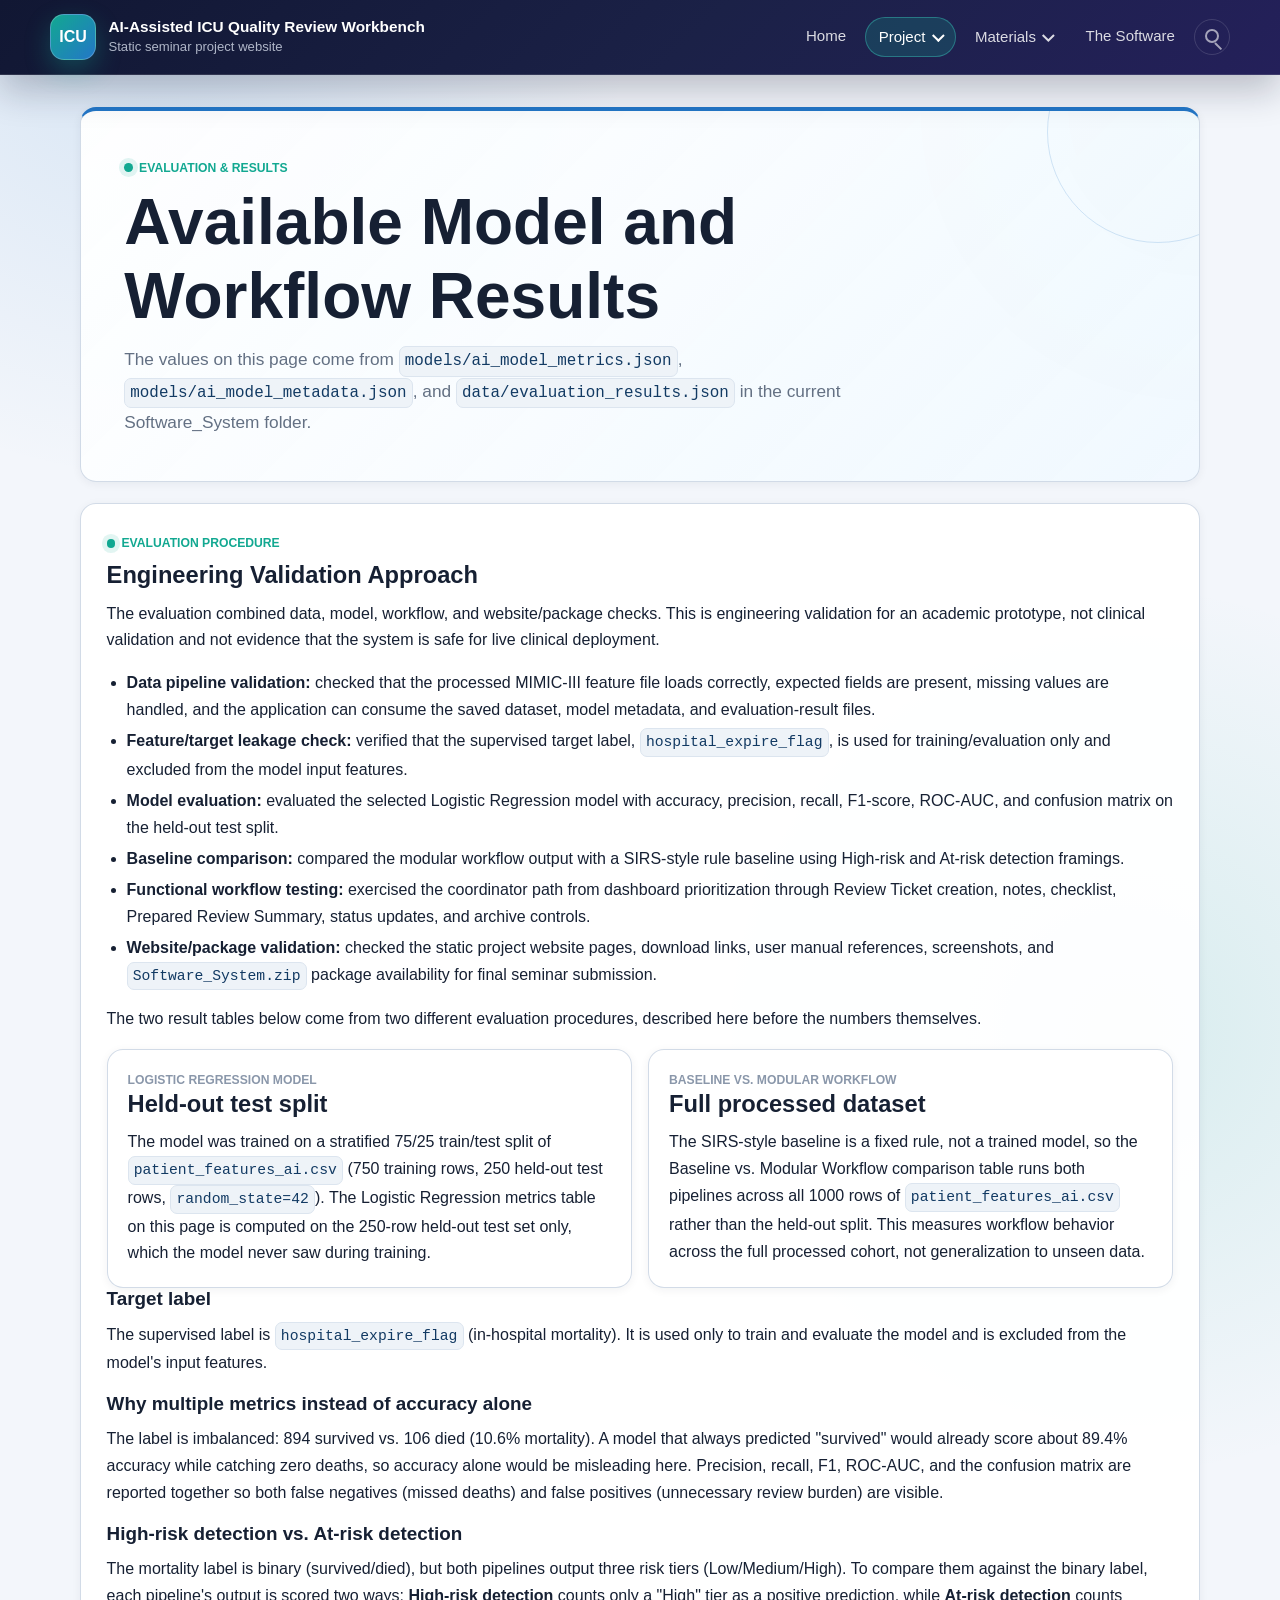
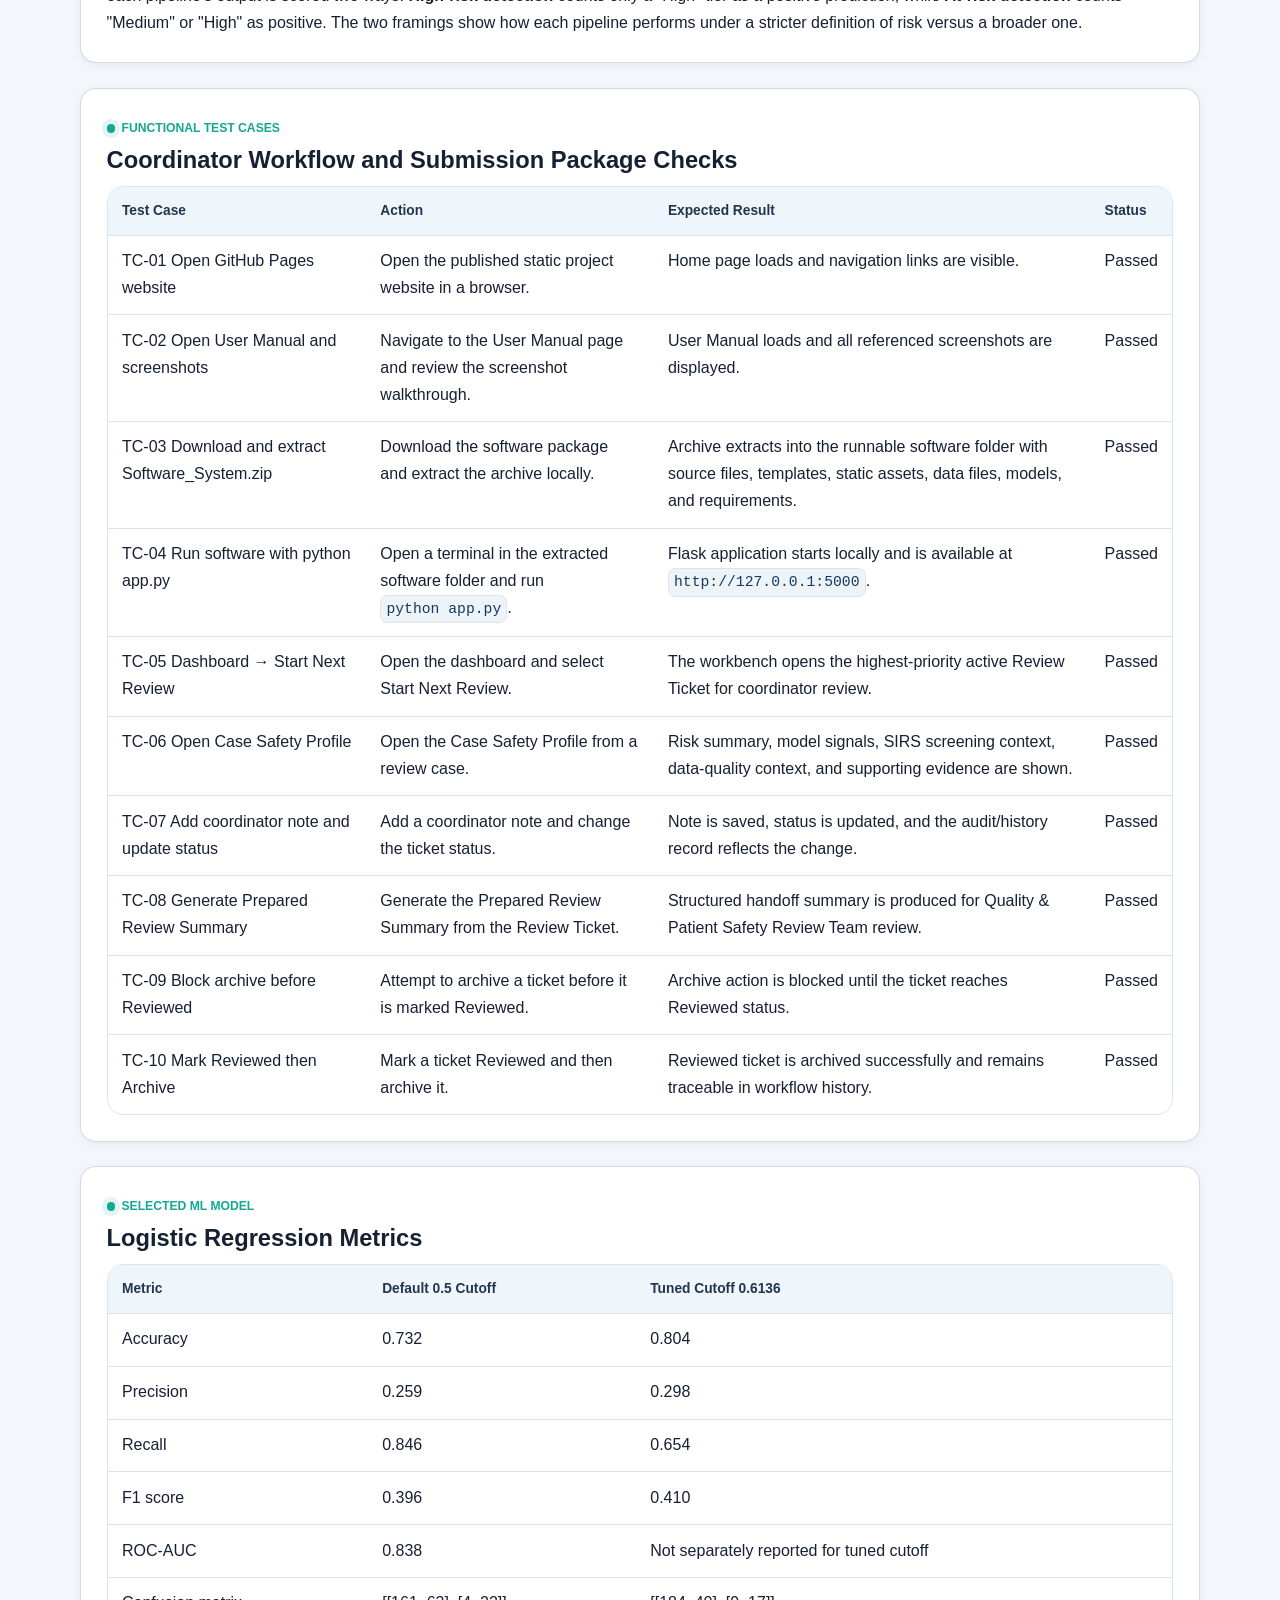
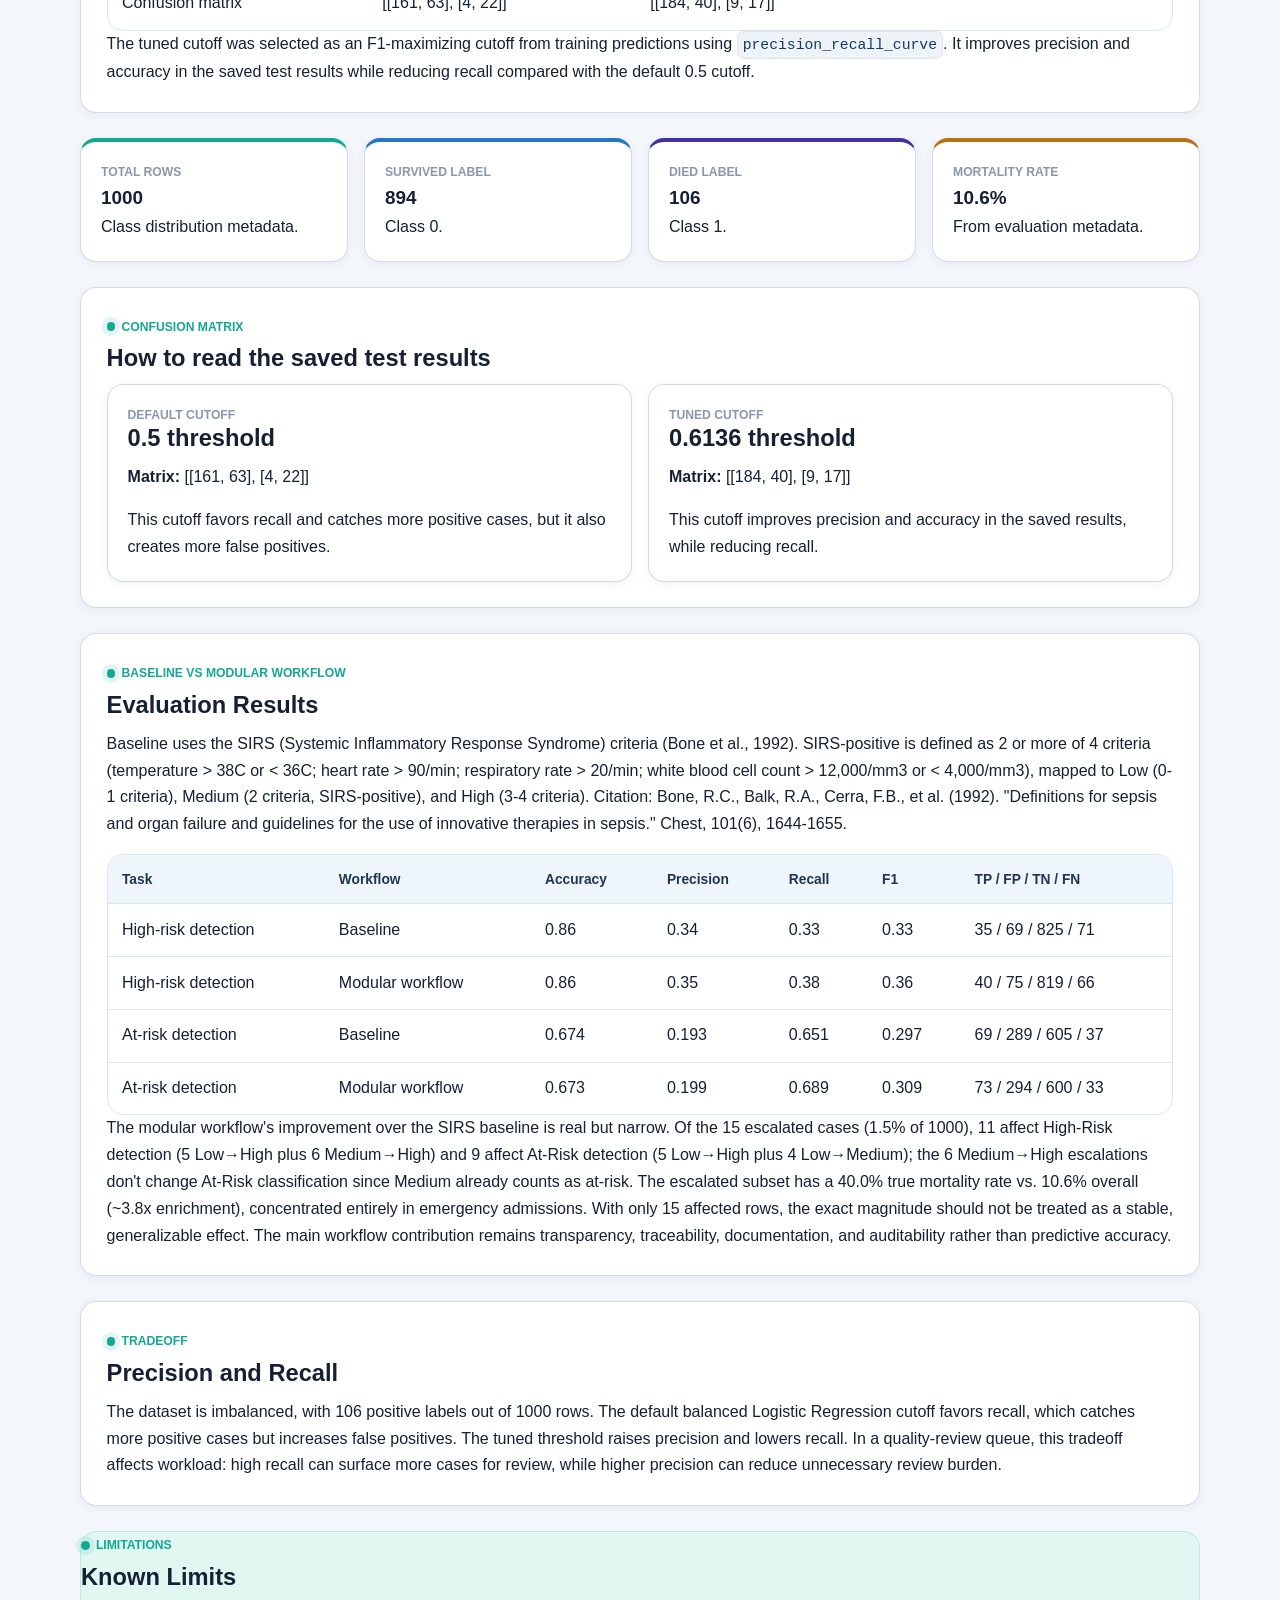
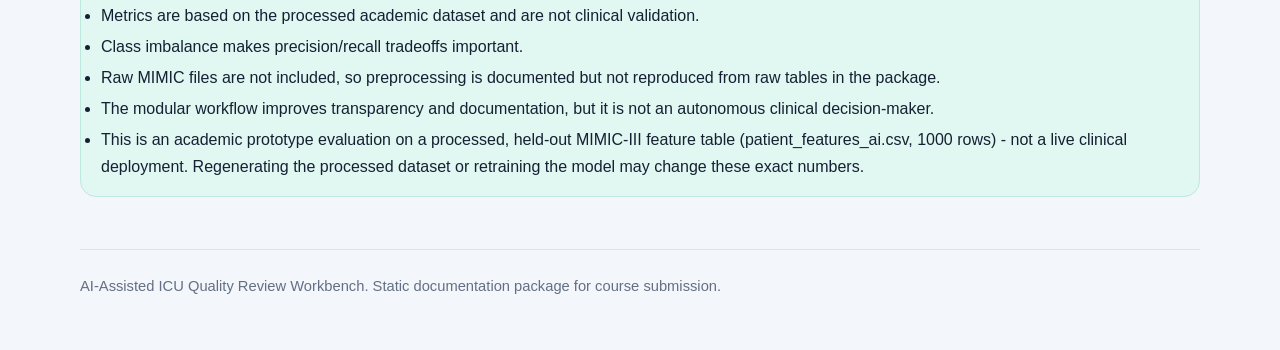
<file: pages/evaluation-results.html>
<!doctype html>
<html lang="en">
<head>
  <meta charset="utf-8">
  <meta name="viewport" content="width=device-width, initial-scale=1">
  <title>Evaluation & Results - AI-Assisted ICU Quality Review Workbench</title>
  <link rel="stylesheet" href="../assets/site.css">
</head>
<body>
  <header class="topbar">
    <div class="topbar-inner">
      <a class="topbar-brand" href="../index.html" aria-label="AI-Assisted ICU Quality Review Workbench home">
        <span class="brand-mark">ICU</span>
        <span class="brand-text"><strong>AI-Assisted ICU Quality Review Workbench</strong><span>Static seminar project website</span></span>
      </a>
      <nav class="top-nav" aria-label="Primary navigation">
        <a class="nav-link" href="../index.html">Home</a>
        <div class="nav-dropdown">
          <button class="nav-trigger active" type="button" aria-haspopup="true">Project</button>
          <div class="dropdown-menu">
            <a href="research-question.html">Research Question &amp; Goals</a>
            <a href="system-overview.html">Workbench Overview</a>
            <a href="architecture.html">Architecture</a>
            <a href="dataset-preprocessing.html">Dataset &amp; Preprocessing</a>
            <a href="ai-methodology.html">AI Methodology</a>
            <a href="evaluation-results.html">Evaluation &amp; Results</a>
            <a href="development-process.html">Development Process</a>
          </div>
        </div>
        <div class="nav-dropdown">
          <button class="nav-trigger" type="button" aria-haspopup="true">Materials</button>
          <div class="dropdown-menu">
            <a href="related-work.html">Related Work / Articles</a>
            <a href="user-manual.html">User Manual</a>
            <a href="team.html">Team</a>
            <a href="downloads.html">Downloads</a>
          </div>
        </div>
        <a class="nav-link" href="software-system.html">The Software</a>
        <span class="search-icon" aria-hidden="true"></span>
      </nav>
    </div>
  </header>
  <main class="main-content">
    <section class="page-panel">
      <span class="eyebrow">Evaluation &amp; Results</span>
      <h1>Available Model and Workflow Results</h1>
      <p class="lead">The values on this page come from <code>models/ai_model_metrics.json</code>, <code>models/ai_model_metadata.json</code>, and <code>data/evaluation_results.json</code> in the current Software_System folder.</p>
    </section>

    <section class="section page-panel">
      <span class="eyebrow">Evaluation Procedure</span>
      <h2>Engineering Validation Approach</h2>
      <p>The evaluation combined data, model, workflow, and website/package checks. This is engineering validation for an academic prototype, not clinical validation and not evidence that the system is safe for live clinical deployment.</p>
      <ul>
        <li><strong>Data pipeline validation:</strong> checked that the processed MIMIC-III feature file loads correctly, expected fields are present, missing values are handled, and the application can consume the saved dataset, model metadata, and evaluation-result files.</li>
        <li><strong>Feature/target leakage check:</strong> verified that the supervised target label, <code>hospital_expire_flag</code>, is used for training/evaluation only and excluded from the model input features.</li>
        <li><strong>Model evaluation:</strong> evaluated the selected Logistic Regression model with accuracy, precision, recall, F1-score, ROC-AUC, and confusion matrix on the held-out test split.</li>
        <li><strong>Baseline comparison:</strong> compared the modular workflow output with a SIRS-style rule baseline using High-risk and At-risk detection framings.</li>
        <li><strong>Functional workflow testing:</strong> exercised the coordinator path from dashboard prioritization through Review Ticket creation, notes, checklist, Prepared Review Summary, status updates, and archive controls.</li>
        <li><strong>Website/package validation:</strong> checked the static project website pages, download links, user manual references, screenshots, and <code>Software_System.zip</code> package availability for final seminar submission.</li>
      </ul>
      <p>The two result tables below come from two different evaluation procedures, described here before the numbers themselves.</p>
      <div class="grid two">
        <article class="card">
          <span>Logistic Regression model</span>
          <h2>Held-out test split</h2>
          <p>The model was trained on a stratified 75/25 train/test split of <code>patient_features_ai.csv</code> (750 training rows, 250 held-out test rows, <code>random_state=42</code>). The Logistic Regression metrics table on this page is computed on the 250-row held-out test set only, which the model never saw during training.</p>
        </article>
        <article class="card">
          <span>Baseline vs. modular workflow</span>
          <h2>Full processed dataset</h2>
          <p>The SIRS-style baseline is a fixed rule, not a trained model, so the Baseline vs. Modular Workflow comparison table runs both pipelines across all 1000 rows of <code>patient_features_ai.csv</code> rather than the held-out split. This measures workflow behavior across the full processed cohort, not generalization to unseen data.</p>
        </article>
      </div>
      <h3>Target label</h3>
      <p>The supervised label is <code>hospital_expire_flag</code> (in-hospital mortality). It is used only to train and evaluate the model and is excluded from the model's input features.</p>
      <h3>Why multiple metrics instead of accuracy alone</h3>
      <p>The label is imbalanced: 894 survived vs. 106 died (10.6% mortality). A model that always predicted "survived" would already score about 89.4% accuracy while catching zero deaths, so accuracy alone would be misleading here. Precision, recall, F1, ROC-AUC, and the confusion matrix are reported together so both false negatives (missed deaths) and false positives (unnecessary review burden) are visible.</p>
      <h3>High-risk detection vs. At-risk detection</h3>
      <p>The mortality label is binary (survived/died), but both pipelines output three risk tiers (Low/Medium/High). To compare them against the binary label, each pipeline's output is scored two ways: <strong>High-risk detection</strong> counts only a "High" tier as a positive prediction, while <strong>At-risk detection</strong> counts "Medium" or "High" as positive. The two framings show how each pipeline performs under a stricter definition of risk versus a broader one.</p>
    </section>

    <section class="section page-panel">
      <span class="eyebrow">Functional Test Cases</span>
      <h2>Coordinator Workflow and Submission Package Checks</h2>
      <div class="table-wrap">
        <table>
          <thead><tr><th>Test Case</th><th>Action</th><th>Expected Result</th><th>Status</th></tr></thead>
          <tbody>
            <tr><td>TC-01 Open GitHub Pages website</td><td>Open the published static project website in a browser.</td><td>Home page loads and navigation links are visible.</td><td>Passed</td></tr>
            <tr><td>TC-02 Open User Manual and screenshots</td><td>Navigate to the User Manual page and review the screenshot walkthrough.</td><td>User Manual loads and all referenced screenshots are displayed.</td><td>Passed</td></tr>
            <tr><td>TC-03 Download and extract Software_System.zip</td><td>Download the software package and extract the archive locally.</td><td>Archive extracts into the runnable software folder with source files, templates, static assets, data files, models, and requirements.</td><td>Passed</td></tr>
            <tr><td>TC-04 Run software with python app.py</td><td>Open a terminal in the extracted software folder and run <code>python app.py</code>.</td><td>Flask application starts locally and is available at <code>http://127.0.0.1:5000</code>.</td><td>Passed</td></tr>
            <tr><td>TC-05 Dashboard &rarr; Start Next Review</td><td>Open the dashboard and select Start Next Review.</td><td>The workbench opens the highest-priority active Review Ticket for coordinator review.</td><td>Passed</td></tr>
            <tr><td>TC-06 Open Case Safety Profile</td><td>Open the Case Safety Profile from a review case.</td><td>Risk summary, model signals, SIRS screening context, data-quality context, and supporting evidence are shown.</td><td>Passed</td></tr>
            <tr><td>TC-07 Add coordinator note and update status</td><td>Add a coordinator note and change the ticket status.</td><td>Note is saved, status is updated, and the audit/history record reflects the change.</td><td>Passed</td></tr>
            <tr><td>TC-08 Generate Prepared Review Summary</td><td>Generate the Prepared Review Summary from the Review Ticket.</td><td>Structured handoff summary is produced for Quality &amp; Patient Safety Review Team review.</td><td>Passed</td></tr>
            <tr><td>TC-09 Block archive before Reviewed</td><td>Attempt to archive a ticket before it is marked Reviewed.</td><td>Archive action is blocked until the ticket reaches Reviewed status.</td><td>Passed</td></tr>
            <tr><td>TC-10 Mark Reviewed then Archive</td><td>Mark a ticket Reviewed and then archive it.</td><td>Reviewed ticket is archived successfully and remains traceable in workflow history.</td><td>Passed</td></tr>
          </tbody>
        </table>
      </div>
    </section>

    <section class="section page-panel">
      <span class="eyebrow">Selected ML Model</span>
      <h2>Logistic Regression Metrics</h2>
      <div class="table-wrap">
        <table>
          <thead><tr><th>Metric</th><th>Default 0.5 Cutoff</th><th>Tuned Cutoff 0.6136</th></tr></thead>
          <tbody>
            <tr><td>Accuracy</td><td>0.732</td><td>0.804</td></tr>
            <tr><td>Precision</td><td>0.259</td><td>0.298</td></tr>
            <tr><td>Recall</td><td>0.846</td><td>0.654</td></tr>
            <tr><td>F1 score</td><td>0.396</td><td>0.410</td></tr>
            <tr><td>ROC-AUC</td><td>0.838</td><td>Not separately reported for tuned cutoff</td></tr>
            <tr><td>Confusion matrix</td><td>[[161, 63], [4, 22]]</td><td>[[184, 40], [9, 17]]</td></tr>
          </tbody>
        </table>
      </div>
      <p>The tuned cutoff was selected as an F1-maximizing cutoff from training predictions using <code>precision_recall_curve</code>. It improves precision and accuracy in the saved test results while reducing recall compared with the default 0.5 cutoff.</p>
    </section>

    <section class="section grid four">
      <div class="metric summary-card"><span>Total rows</span><strong>1000</strong><p>Class distribution metadata.</p></div>
      <div class="metric summary-card"><span>Survived label</span><strong>894</strong><p>Class 0.</p></div>
      <div class="metric summary-card"><span>Died label</span><strong>106</strong><p>Class 1.</p></div>
      <div class="metric summary-card"><span>Mortality rate</span><strong>10.6%</strong><p>From evaluation metadata.</p></div>
    </section>

    <section class="section page-panel">
      <span class="eyebrow">Confusion Matrix</span>
      <h2>How to read the saved test results</h2>
      <div class="grid two">
        <article class="card">
          <span>Default cutoff</span>
          <h2>0.5 threshold</h2>
          <p><strong>Matrix:</strong> [[161, 63], [4, 22]]</p>
          <p>This cutoff favors recall and catches more positive cases, but it also creates more false positives.</p>
        </article>
        <article class="card">
          <span>Tuned cutoff</span>
          <h2>0.6136 threshold</h2>
          <p><strong>Matrix:</strong> [[184, 40], [9, 17]]</p>
          <p>This cutoff improves precision and accuracy in the saved results, while reducing recall.</p>
        </article>
      </div>
    </section>

    <section class="section page-panel">
      <span class="eyebrow">Baseline vs Modular Workflow</span>
      <h2>Evaluation Results</h2>
      <p>Baseline uses the SIRS (Systemic Inflammatory Response Syndrome) criteria (Bone et al., 1992). SIRS-positive is defined as 2 or more of 4 criteria (temperature &gt; 38C or &lt; 36C; heart rate &gt; 90/min; respiratory rate &gt; 20/min; white blood cell count &gt; 12,000/mm3 or &lt; 4,000/mm3), mapped to Low (0-1 criteria), Medium (2 criteria, SIRS-positive), and High (3-4 criteria). Citation: Bone, R.C., Balk, R.A., Cerra, F.B., et al. (1992). "Definitions for sepsis and organ failure and guidelines for the use of innovative therapies in sepsis." Chest, 101(6), 1644-1655.</p>
      <div class="table-wrap">
        <table>
          <thead><tr><th>Task</th><th>Workflow</th><th>Accuracy</th><th>Precision</th><th>Recall</th><th>F1</th><th>TP / FP / TN / FN</th></tr></thead>
          <tbody>
            <tr><td>High-risk detection</td><td>Baseline</td><td>0.86</td><td>0.34</td><td>0.33</td><td>0.33</td><td>35 / 69 / 825 / 71</td></tr>
            <tr><td>High-risk detection</td><td>Modular workflow</td><td>0.86</td><td>0.35</td><td>0.38</td><td>0.36</td><td>40 / 75 / 819 / 66</td></tr>
            <tr><td>At-risk detection</td><td>Baseline</td><td>0.674</td><td>0.193</td><td>0.651</td><td>0.297</td><td>69 / 289 / 605 / 37</td></tr>
            <tr><td>At-risk detection</td><td>Modular workflow</td><td>0.673</td><td>0.199</td><td>0.689</td><td>0.309</td><td>73 / 294 / 600 / 33</td></tr>
          </tbody>
        </table>
      </div>
      <p>The modular workflow's improvement over the SIRS baseline is real but narrow. Of the 15 escalated cases (1.5% of 1000), 11 affect High-Risk detection (5 Low&rarr;High plus 6 Medium&rarr;High) and 9 affect At-Risk detection (5 Low&rarr;High plus 4 Low&rarr;Medium); the 6 Medium&rarr;High escalations don't change At-Risk classification since Medium already counts as at-risk. The escalated subset has a 40.0% true mortality rate vs. 10.6% overall (~3.8x enrichment), concentrated entirely in emergency admissions. With only 15 affected rows, the exact magnitude should not be treated as a stable, generalizable effect. The main workflow contribution remains transparency, traceability, documentation, and auditability rather than predictive accuracy.</p>
    </section>

    <section class="section page-panel">
      <span class="eyebrow">Tradeoff</span>
      <h2>Precision and Recall</h2>
      <p>The dataset is imbalanced, with 106 positive labels out of 1000 rows. The default balanced Logistic Regression cutoff favors recall, which catches more positive cases but increases false positives. The tuned threshold raises precision and lowers recall. In a quality-review queue, this tradeoff affects workload: high recall can surface more cases for review, while higher precision can reduce unnecessary review burden.</p>
    </section>

    <section class="section notice">
      <span class="eyebrow">Limitations</span>
      <h2>Known Limits</h2>
      <ul>
        <li>Metrics are based on the processed academic dataset and are not clinical validation.</li>
        <li>Class imbalance makes precision/recall tradeoffs important.</li>
        <li>Raw MIMIC files are not included, so preprocessing is documented but not reproduced from raw tables in the package.</li>
        <li>The modular workflow improves transparency and documentation, but it is not an autonomous clinical decision-maker.</li>
        <li>This is an academic prototype evaluation on a processed, held-out MIMIC-III feature table (patient_features_ai.csv, 1000 rows) - not a live clinical deployment. Regenerating the processed dataset or retraining the model may change these exact numbers.</li>
      </ul>
    </section>
        </main>
  <footer class="site-footer">
        <p>AI-Assisted ICU Quality Review Workbench. Static documentation package for course submission.</p>
      </footer>
</body>
</html>
</file>
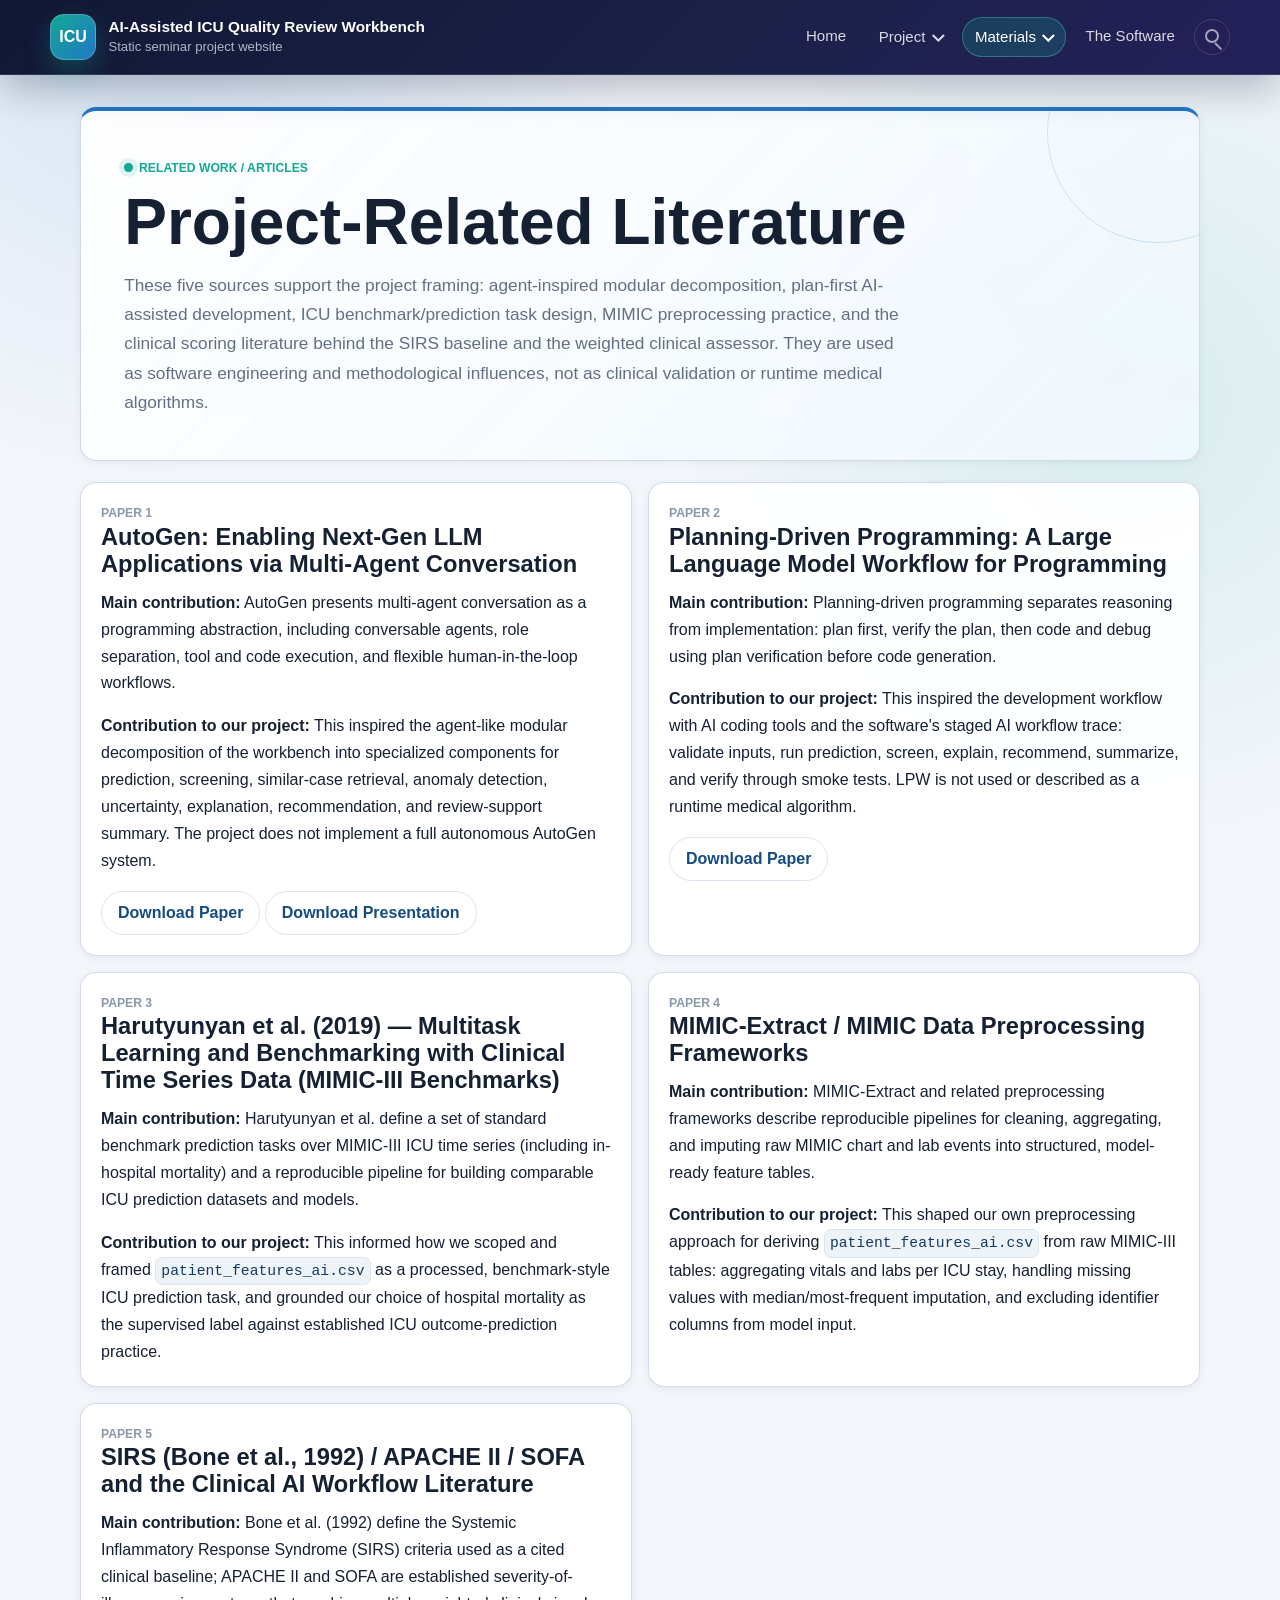
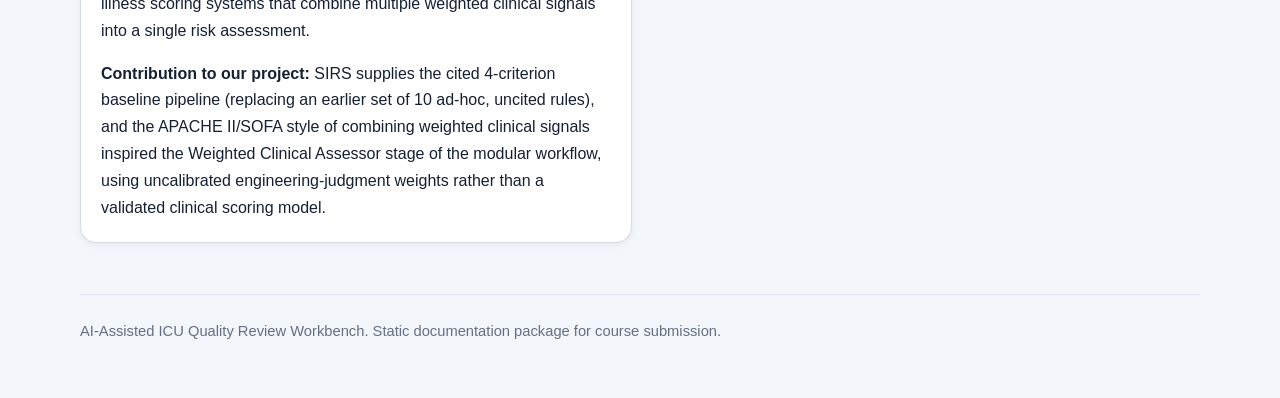
<file: pages/related-work.html>
<!doctype html>
<html lang="en">
<head>
  <meta charset="utf-8">
  <meta name="viewport" content="width=device-width, initial-scale=1">
  <title>Related Work / Articles - AI-Assisted ICU Quality Review Workbench</title>
  <link rel="stylesheet" href="../assets/site.css">
</head>
<body>
  <header class="topbar">
    <div class="topbar-inner">
      <a class="topbar-brand" href="../index.html" aria-label="AI-Assisted ICU Quality Review Workbench home">
        <span class="brand-mark">ICU</span>
        <span class="brand-text"><strong>AI-Assisted ICU Quality Review Workbench</strong><span>Static seminar project website</span></span>
      </a>
      <nav class="top-nav" aria-label="Primary navigation">
        <a class="nav-link" href="../index.html">Home</a>
        <div class="nav-dropdown">
          <button class="nav-trigger" type="button" aria-haspopup="true">Project</button>
          <div class="dropdown-menu">
            <a href="research-question.html">Research Question &amp; Goals</a>
            <a href="system-overview.html">Workbench Overview</a>
            <a href="architecture.html">Architecture</a>
            <a href="dataset-preprocessing.html">Dataset &amp; Preprocessing</a>
            <a href="ai-methodology.html">AI Methodology</a>
            <a href="evaluation-results.html">Evaluation &amp; Results</a>
            <a href="development-process.html">Development Process</a>
          </div>
        </div>
        <div class="nav-dropdown">
          <button class="nav-trigger active" type="button" aria-haspopup="true">Materials</button>
          <div class="dropdown-menu">
            <a href="related-work.html">Related Work / Articles</a>
            <a href="user-manual.html">User Manual</a>
            <a href="team.html">Team</a>
            <a href="downloads.html">Downloads</a>
          </div>
        </div>
        <a class="nav-link" href="software-system.html">The Software</a>
        <span class="search-icon" aria-hidden="true"></span>
      </nav>
    </div>
  </header>
  <main class="main-content">
    <section class="page-panel">
      <span class="eyebrow">Related Work / Articles</span>
      <h1>Project-Related Literature</h1>
      <p class="lead">These five sources support the project framing: agent-inspired modular decomposition, plan-first AI-assisted development, ICU benchmark/prediction task design, MIMIC preprocessing practice, and the clinical scoring literature behind the SIRS baseline and the weighted clinical assessor. They are used as software engineering and methodological influences, not as clinical validation or runtime medical algorithms.</p>
    </section>

    <section class="section grid two">
      <article class="card">
        <span>Paper 1</span>
        <h2>AutoGen: Enabling Next-Gen LLM Applications via Multi-Agent Conversation</h2>
        <p><strong>Main contribution:</strong> AutoGen presents multi-agent conversation as a programming abstraction, including conversable agents, role separation, tool and code execution, and flexible human-in-the-loop workflows.</p>
        <p><strong>Contribution to our project:</strong> This inspired the agent-like modular decomposition of the workbench into specialized components for prediction, screening, similar-case retrieval, anomaly detection, uncertainty, explanation, recommendation, and review-support summary. The project does not implement a full autonomous AutoGen system.</p>
        <p>
          <a class="button secondary" href="../downloads/papers/AutoGen_Wu_2023.pdf">Download Paper</a>
          <a class="button secondary" href="../downloads/presentations/AutoGen_Presentation.pptx">Download Presentation</a>
        </p>
      </article>

      <article class="card">
        <span>Paper 2</span>
        <h2>Planning-Driven Programming: A Large Language Model Workflow for Programming</h2>
        <p><strong>Main contribution:</strong> Planning-driven programming separates reasoning from implementation: plan first, verify the plan, then code and debug using plan verification before code generation.</p>
        <p><strong>Contribution to our project:</strong> This inspired the development workflow with AI coding tools and the software's staged AI workflow trace: validate inputs, run prediction, screen, explain, recommend, summarize, and verify through smoke tests. LPW is not used or described as a runtime medical algorithm.</p>
        <p><a class="button secondary" href="../downloads/papers/Planning_Driven_Programming_LPW_2025.pdf">Download Paper</a></p>
      </article>

      <article class="card">
        <span>Paper 3</span>
        <h2>Harutyunyan et al. (2019) &mdash; Multitask Learning and Benchmarking with Clinical Time Series Data (MIMIC-III Benchmarks)</h2>
        <p><strong>Main contribution:</strong> Harutyunyan et al. define a set of standard benchmark prediction tasks over MIMIC-III ICU time series (including in-hospital mortality) and a reproducible pipeline for building comparable ICU prediction datasets and models.</p>
        <p><strong>Contribution to our project:</strong> This informed how we scoped and framed <code>patient_features_ai.csv</code> as a processed, benchmark-style ICU prediction task, and grounded our choice of hospital mortality as the supervised label against established ICU outcome-prediction practice.</p>
      </article>

      <article class="card">
        <span>Paper 4</span>
        <h2>MIMIC-Extract / MIMIC Data Preprocessing Frameworks</h2>
        <p><strong>Main contribution:</strong> MIMIC-Extract and related preprocessing frameworks describe reproducible pipelines for cleaning, aggregating, and imputing raw MIMIC chart and lab events into structured, model-ready feature tables.</p>
        <p><strong>Contribution to our project:</strong> This shaped our own preprocessing approach for deriving <code>patient_features_ai.csv</code> from raw MIMIC-III tables: aggregating vitals and labs per ICU stay, handling missing values with median/most-frequent imputation, and excluding identifier columns from model input.</p>
      </article>

      <article class="card">
        <span>Paper 5</span>
        <h2>SIRS (Bone et al., 1992) / APACHE II / SOFA and the Clinical AI Workflow Literature</h2>
        <p><strong>Main contribution:</strong> Bone et al. (1992) define the Systemic Inflammatory Response Syndrome (SIRS) criteria used as a cited clinical baseline; APACHE II and SOFA are established severity-of-illness scoring systems that combine multiple weighted clinical signals into a single risk assessment.</p>
        <p><strong>Contribution to our project:</strong> SIRS supplies the cited 4-criterion baseline pipeline (replacing an earlier set of 10 ad-hoc, uncited rules), and the APACHE II/SOFA style of combining weighted clinical signals inspired the Weighted Clinical Assessor stage of the modular workflow, using uncalibrated engineering-judgment weights rather than a validated clinical scoring model.</p>
      </article>
    </section>
        </main>
  <footer class="site-footer">
        <p>AI-Assisted ICU Quality Review Workbench. Static documentation package for course submission.</p>
      </footer>
</body>
</html>
</file>
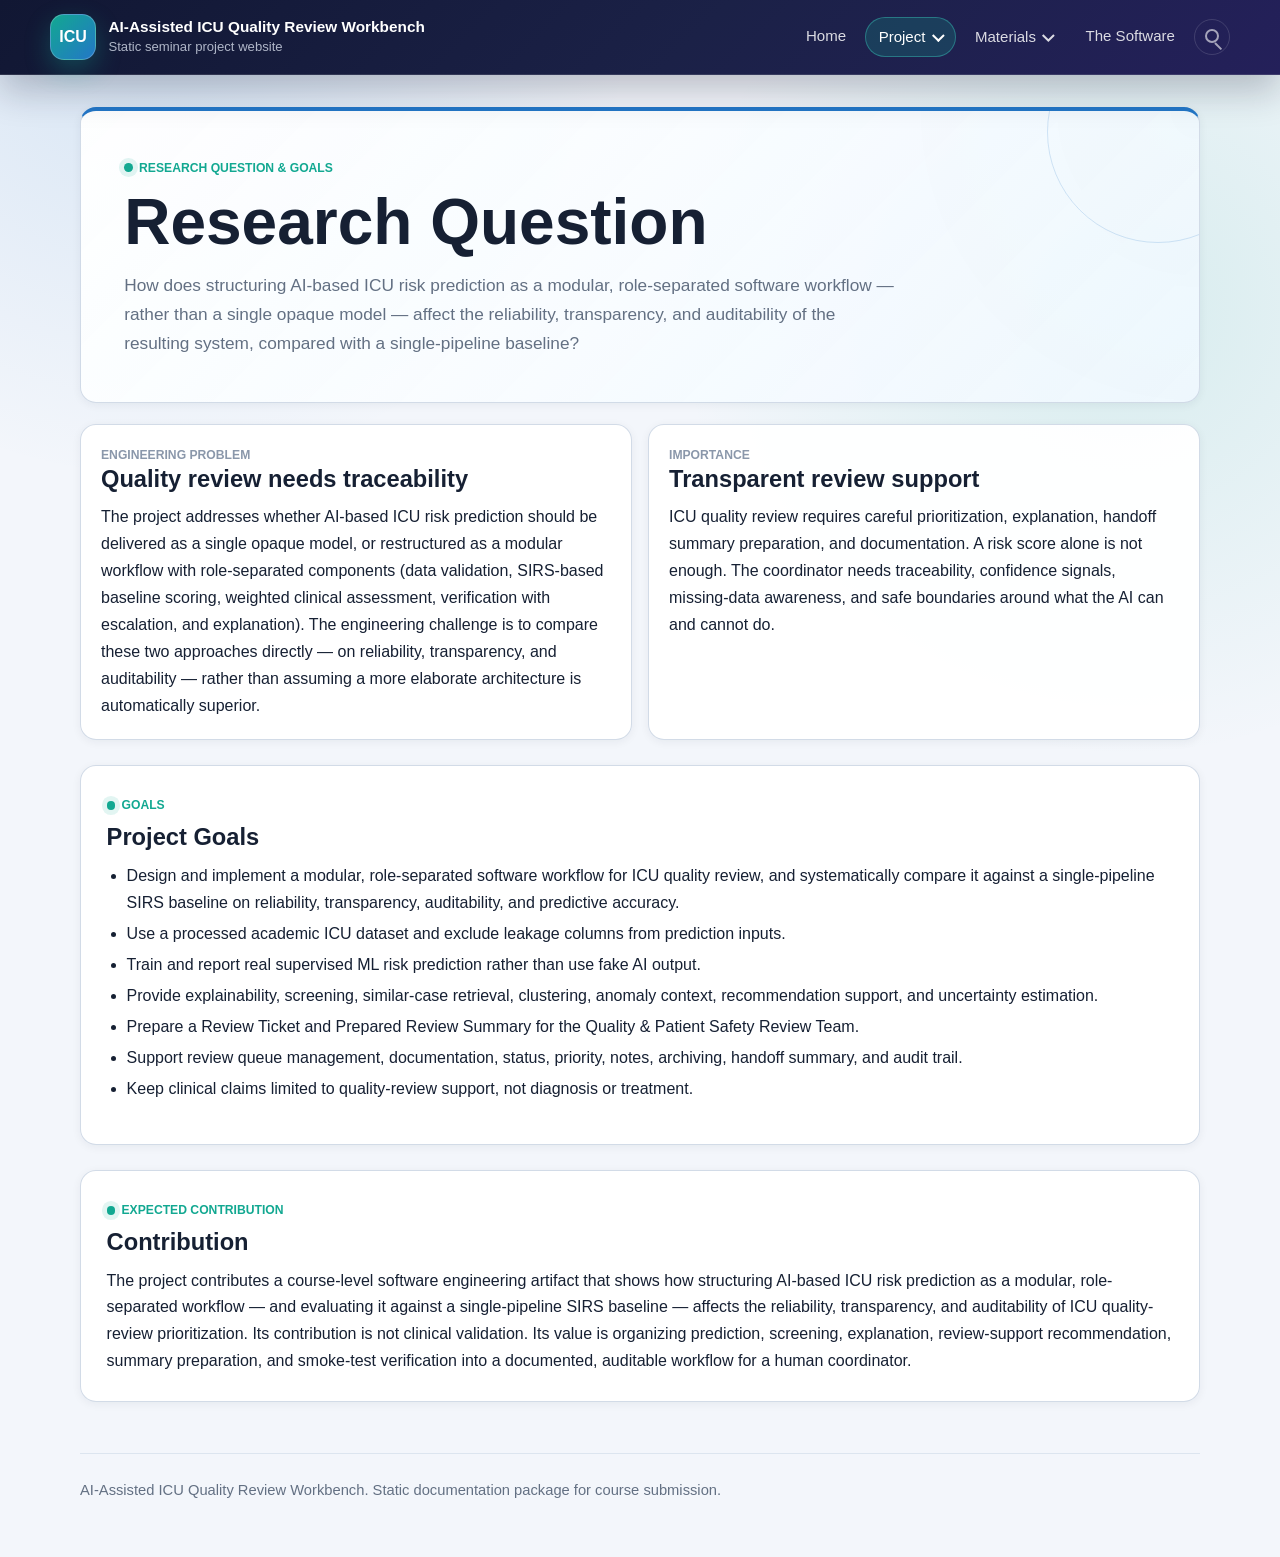
<file: pages/research-question.html>
<!doctype html>
<html lang="en">
<head>
  <meta charset="utf-8">
  <meta name="viewport" content="width=device-width, initial-scale=1">
  <title>Research Question & Goals - AI-Assisted ICU Quality Review Workbench</title>
  <link rel="stylesheet" href="../assets/site.css">
</head>
<body>
  <header class="topbar">
    <div class="topbar-inner">
      <a class="topbar-brand" href="../index.html" aria-label="AI-Assisted ICU Quality Review Workbench home">
        <span class="brand-mark">ICU</span>
        <span class="brand-text"><strong>AI-Assisted ICU Quality Review Workbench</strong><span>Static seminar project website</span></span>
      </a>
      <nav class="top-nav" aria-label="Primary navigation">
        <a class="nav-link" href="../index.html">Home</a>
        <div class="nav-dropdown">
          <button class="nav-trigger active" type="button" aria-haspopup="true">Project</button>
          <div class="dropdown-menu">
            <a href="research-question.html">Research Question &amp; Goals</a>
            <a href="system-overview.html">Workbench Overview</a>
            <a href="architecture.html">Architecture</a>
            <a href="dataset-preprocessing.html">Dataset &amp; Preprocessing</a>
            <a href="ai-methodology.html">AI Methodology</a>
            <a href="evaluation-results.html">Evaluation &amp; Results</a>
            <a href="development-process.html">Development Process</a>
          </div>
        </div>
        <div class="nav-dropdown">
          <button class="nav-trigger" type="button" aria-haspopup="true">Materials</button>
          <div class="dropdown-menu">
            <a href="related-work.html">Related Work / Articles</a>
            <a href="user-manual.html">User Manual</a>
            <a href="team.html">Team</a>
            <a href="downloads.html">Downloads</a>
          </div>
        </div>
        <a class="nav-link" href="software-system.html">The Software</a>
        <span class="search-icon" aria-hidden="true"></span>
      </nav>
    </div>
  </header>
  <main class="main-content">
    <section class="page-panel">
      <span class="eyebrow">Research Question &amp; Goals</span>
      <h1>Research Question</h1>
      <p class="lead">How does structuring AI-based ICU risk prediction as a modular, role-separated software workflow &mdash; rather than a single opaque model &mdash; affect the reliability, transparency, and auditability of the resulting system, compared with a single-pipeline baseline?</p>
    </section>

    <section class="section grid two">
      <article class="card">
        <span>Engineering Problem</span>
        <h2>Quality review needs traceability</h2>
        <p>The project addresses whether AI-based ICU risk prediction should be delivered as a single opaque model, or restructured as a modular workflow with role-separated components (data validation, SIRS-based baseline scoring, weighted clinical assessment, verification with escalation, and explanation). The engineering challenge is to compare these two approaches directly &mdash; on reliability, transparency, and auditability &mdash; rather than assuming a more elaborate architecture is automatically superior.</p>
      </article>
      <article class="card">
        <span>Importance</span>
        <h2>Transparent review support</h2>
        <p>ICU quality review requires careful prioritization, explanation, handoff summary preparation, and documentation. A risk score alone is not enough. The coordinator needs traceability, confidence signals, missing-data awareness, and safe boundaries around what the AI can and cannot do.</p>
      </article>
    </section>

    <section class="section page-panel">
      <span class="eyebrow">Goals</span>
      <h2>Project Goals</h2>
      <ul>
        <li>Design and implement a modular, role-separated software workflow for ICU quality review, and systematically compare it against a single-pipeline SIRS baseline on reliability, transparency, auditability, and predictive accuracy.</li>
        <li>Use a processed academic ICU dataset and exclude leakage columns from prediction inputs.</li>
        <li>Train and report real supervised ML risk prediction rather than use fake AI output.</li>
        <li>Provide explainability, screening, similar-case retrieval, clustering, anomaly context, recommendation support, and uncertainty estimation.</li>
        <li>Prepare a Review Ticket and Prepared Review Summary for the Quality &amp; Patient Safety Review Team.</li>
        <li>Support review queue management, documentation, status, priority, notes, archiving, handoff summary, and audit trail.</li>
        <li>Keep clinical claims limited to quality-review support, not diagnosis or treatment.</li>
      </ul>
    </section>

    <section class="section page-panel">
      <span class="eyebrow">Expected Contribution</span>
      <h2>Contribution</h2>
      <p>The project contributes a course-level software engineering artifact that shows how structuring AI-based ICU risk prediction as a modular, role-separated workflow &mdash; and evaluating it against a single-pipeline SIRS baseline &mdash; affects the reliability, transparency, and auditability of ICU quality-review prioritization. Its contribution is not clinical validation. Its value is organizing prediction, screening, explanation, review-support recommendation, summary preparation, and smoke-test verification into a documented, auditable workflow for a human coordinator.</p>
    </section>
        </main>
  <footer class="site-footer">
        <p>AI-Assisted ICU Quality Review Workbench. Static documentation package for course submission.</p>
      </footer>
</body>
</html>
</file>
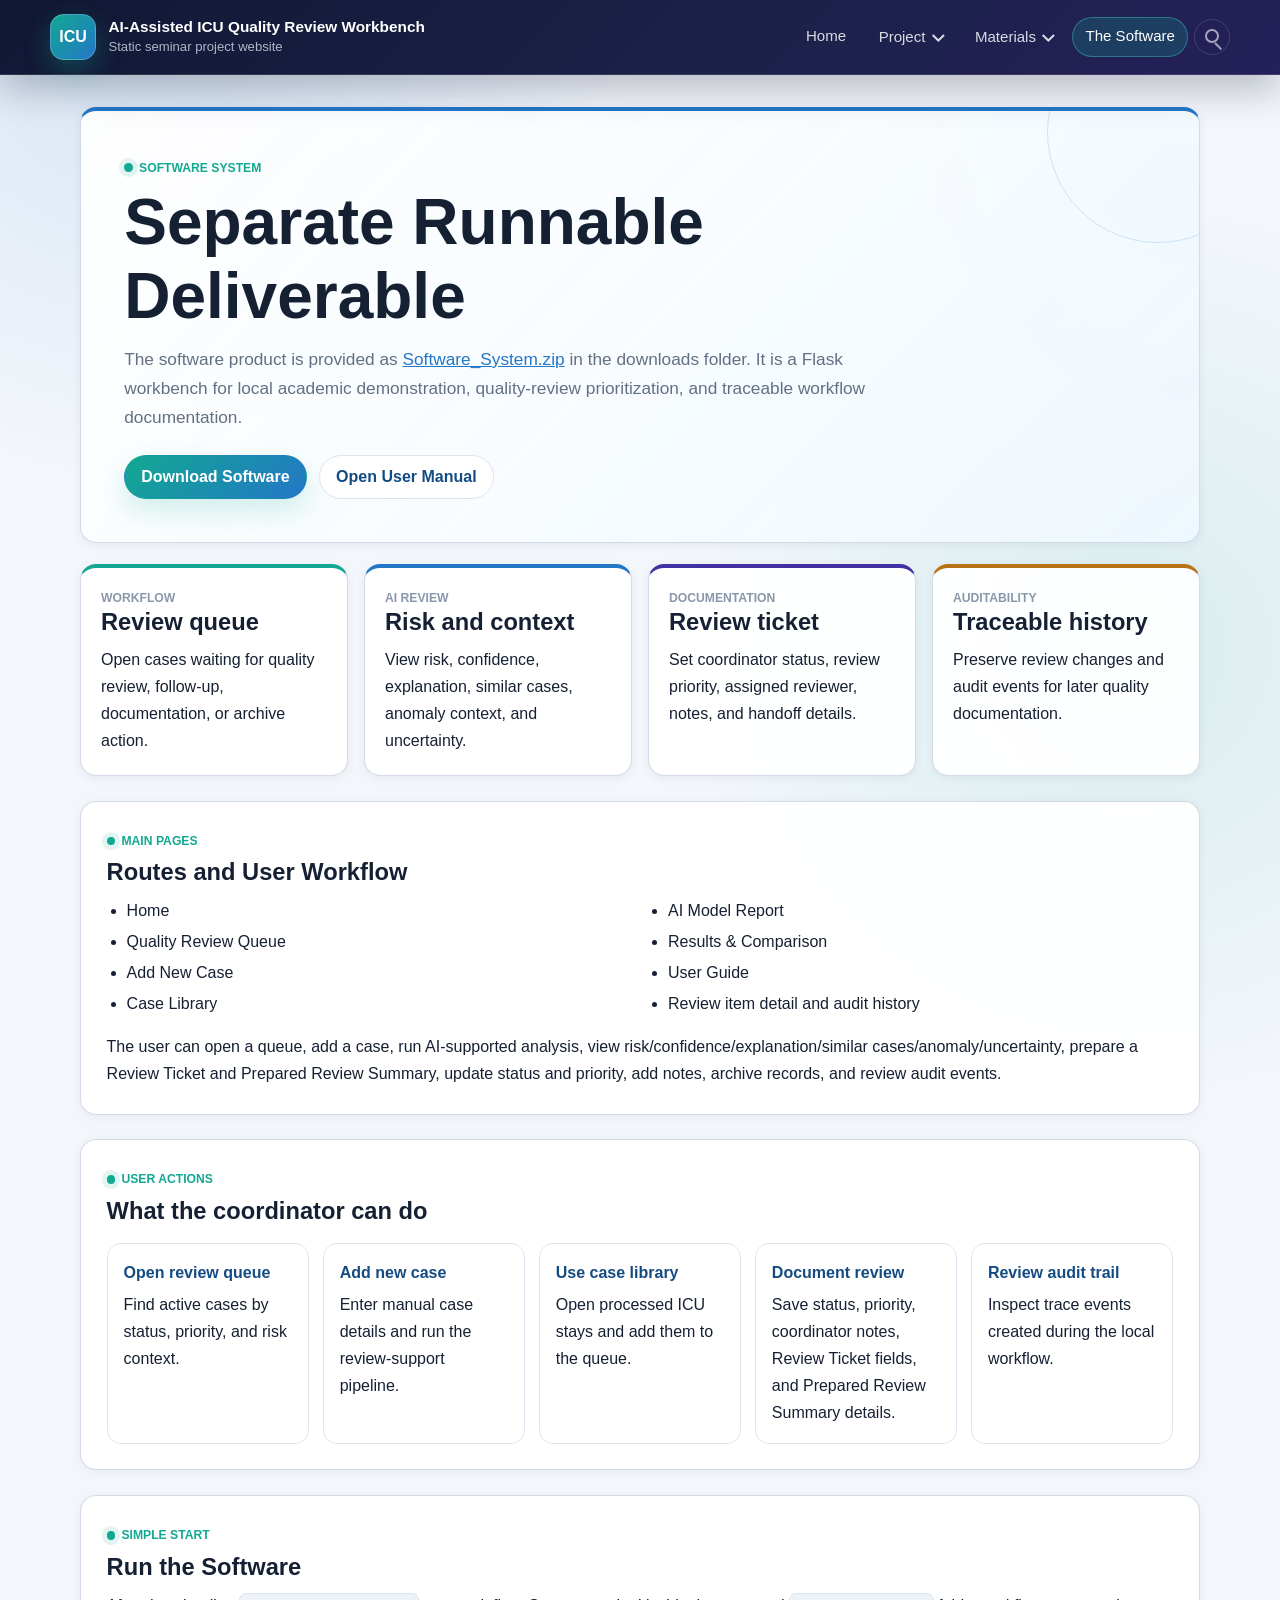
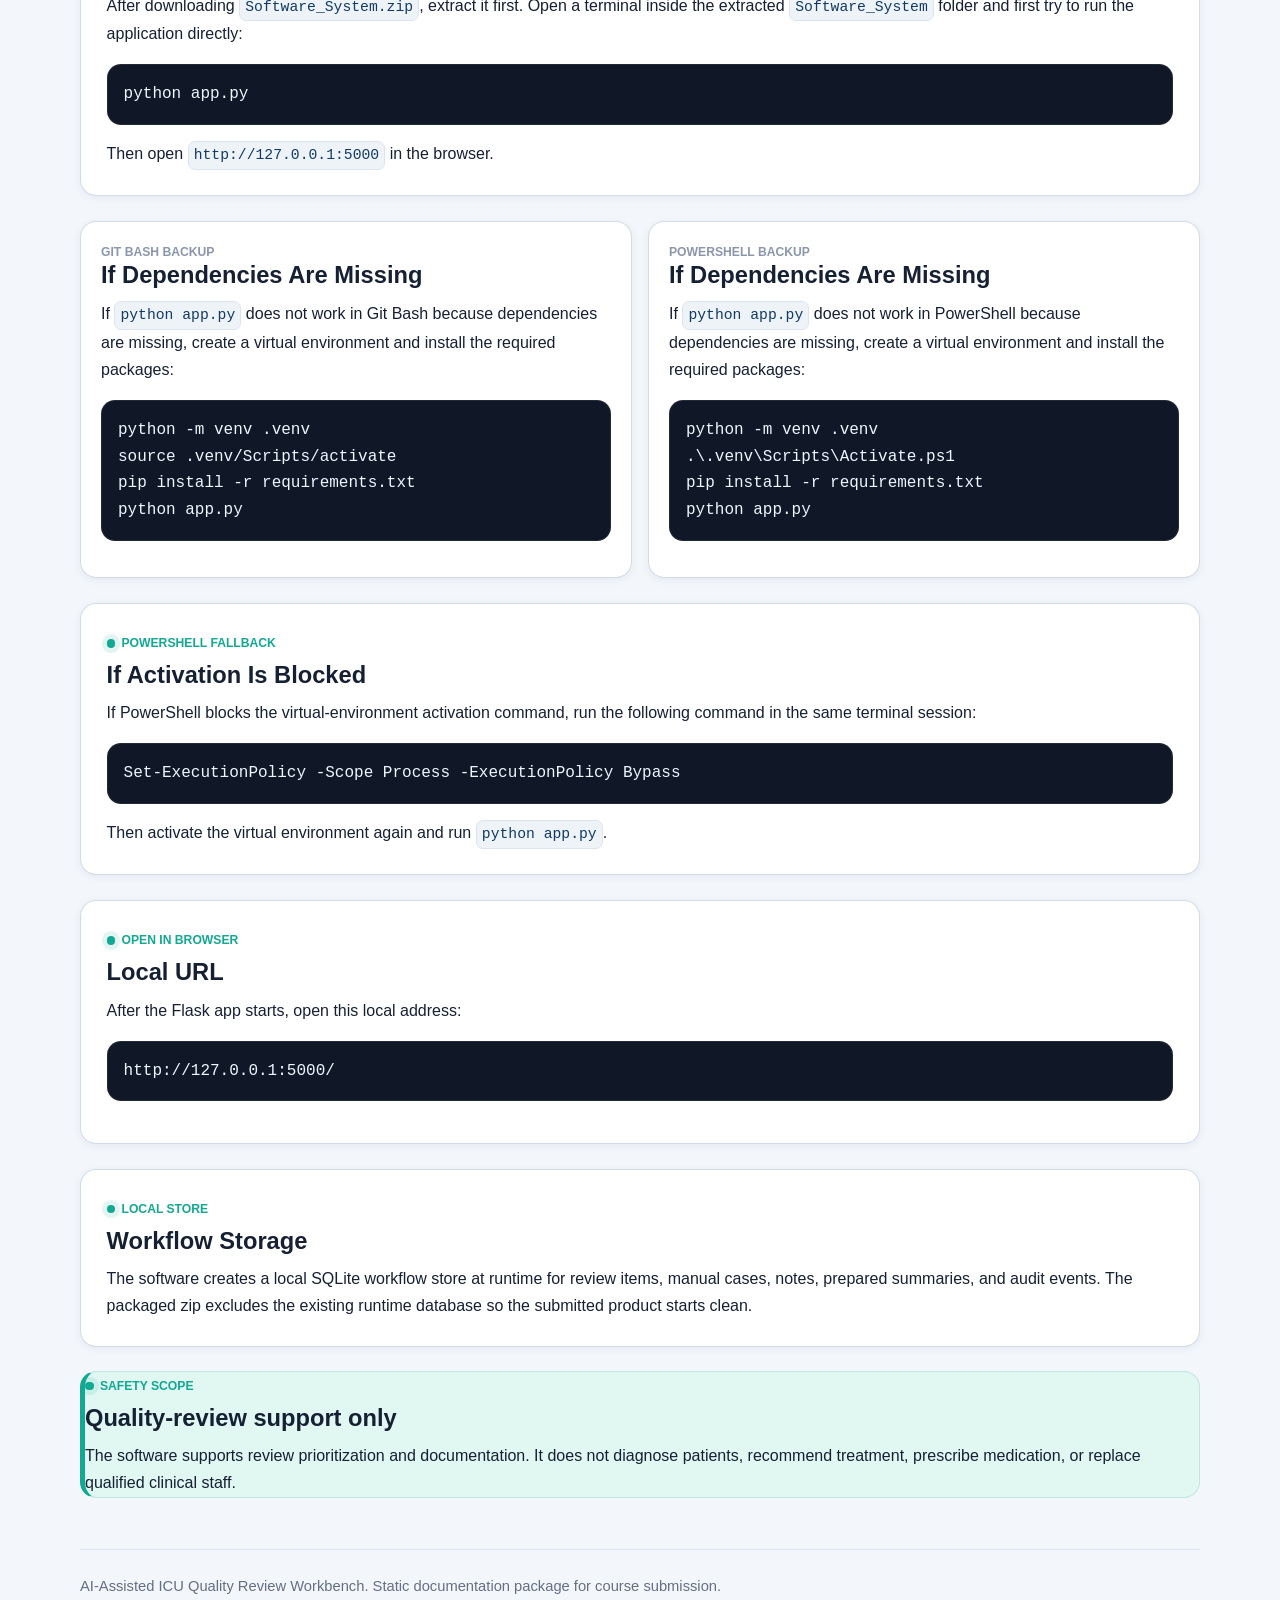
<file: pages/software-system.html>
<!doctype html>
<html lang="en">
<head>
  <meta charset="utf-8">
  <meta name="viewport" content="width=device-width, initial-scale=1">
  <title>Software System - AI-Assisted ICU Quality Review Workbench</title>
  <link rel="stylesheet" href="../assets/site.css">
</head>
<body>
  <header class="topbar">
    <div class="topbar-inner">
      <a class="topbar-brand" href="../index.html" aria-label="AI-Assisted ICU Quality Review Workbench home">
        <span class="brand-mark">ICU</span>
        <span class="brand-text"><strong>AI-Assisted ICU Quality Review Workbench</strong><span>Static seminar project website</span></span>
      </a>
      <nav class="top-nav" aria-label="Primary navigation">
        <a class="nav-link" href="../index.html">Home</a>
        <div class="nav-dropdown">
          <button class="nav-trigger" type="button" aria-haspopup="true">Project</button>
          <div class="dropdown-menu">
            <a href="research-question.html">Research Question &amp; Goals</a>
            <a href="system-overview.html">Workbench Overview</a>
            <a href="architecture.html">Architecture</a>
            <a href="dataset-preprocessing.html">Dataset &amp; Preprocessing</a>
            <a href="ai-methodology.html">AI Methodology</a>
            <a href="evaluation-results.html">Evaluation &amp; Results</a>
            <a href="development-process.html">Development Process</a>
          </div>
        </div>
        <div class="nav-dropdown">
          <button class="nav-trigger" type="button" aria-haspopup="true">Materials</button>
          <div class="dropdown-menu">
            <a href="related-work.html">Related Work / Articles</a>
            <a href="user-manual.html">User Manual</a>
            <a href="team.html">Team</a>
            <a href="downloads.html">Downloads</a>
          </div>
        </div>
        <a class="nav-link active" href="software-system.html">The Software</a>
        <span class="search-icon" aria-hidden="true"></span>
      </nav>
    </div>
  </header>
  <main class="main-content">
    <section class="page-panel">
      <span class="eyebrow">Software System</span>
      <h1>Separate Runnable Deliverable</h1>
      <p class="lead">The software product is provided as <a href="../downloads/Software_System.zip">Software_System.zip</a> in the downloads folder. It is a Flask workbench for local academic demonstration, quality-review prioritization, and traceable workflow documentation.</p>
      <div class="hero-actions">
        <a class="button" href="../downloads/Software_System.zip">Download Software</a>
        <a class="button secondary" href="user-manual.html">Open User Manual</a>
      </div>
    </section>

    <section class="section grid four">
      <article class="card summary-card">
        <span>Workflow</span>
        <h2>Review queue</h2>
        <p>Open cases waiting for quality review, follow-up, documentation, or archive action.</p>
      </article>
      <article class="card summary-card">
        <span>AI Review</span>
        <h2>Risk and context</h2>
        <p>View risk, confidence, explanation, similar cases, anomaly context, and uncertainty.</p>
      </article>
      <article class="card summary-card">
        <span>Documentation</span>
        <h2>Review ticket</h2>
        <p>Set coordinator status, review priority, assigned reviewer, notes, and handoff details.</p>
      </article>
      <article class="card summary-card">
        <span>Auditability</span>
        <h2>Traceable history</h2>
        <p>Preserve review changes and audit events for later quality documentation.</p>
      </article>
    </section>

    <section class="section page-panel">
      <span class="eyebrow">Main Pages</span>
      <h2>Routes and User Workflow</h2>
      <div class="grid two">
        <ul>
          <li>Home</li>
          <li>Quality Review Queue</li>
          <li>Add New Case</li>
          <li>Case Library</li>
        </ul>
        <ul>
          <li>AI Model Report</li>
          <li>Results &amp; Comparison</li>
          <li>User Guide</li>
          <li>Review item detail and audit history</li>
        </ul>
      </div>
      <p>The user can open a queue, add a case, run AI-supported analysis, view risk/confidence/explanation/similar cases/anomaly/uncertainty, prepare a Review Ticket and Prepared Review Summary, update status and priority, add notes, archive records, and review audit events.</p>
    </section>

    <section class="section page-panel">
      <span class="eyebrow">User Actions</span>
      <h2>What the coordinator can do</h2>
      <div class="feature-list">
        <div><strong>Open review queue</strong><p>Find active cases by status, priority, and risk context.</p></div>
        <div><strong>Add new case</strong><p>Enter manual case details and run the review-support pipeline.</p></div>
        <div><strong>Use case library</strong><p>Open processed ICU stays and add them to the queue.</p></div>
        <div><strong>Document review</strong><p>Save status, priority, coordinator notes, Review Ticket fields, and Prepared Review Summary details.</p></div>
        <div><strong>Review audit trail</strong><p>Inspect trace events created during the local workflow.</p></div>
      </div>
    </section>

    <section class="section page-panel">
  <span class="eyebrow">Simple Start</span>
  <h2>Run the Software</h2>
  <p>
    After downloading <code>Software_System.zip</code>, extract it first. Open a terminal inside the extracted
    <code>Software_System</code> folder and first try to run the application directly:
  </p>
  <pre>python app.py</pre>
  <p>
    Then open <code>http://127.0.0.1:5000</code> in the browser.
  </p>
</section>

<section class="section grid two">
  <article class="card">
    <span>Git Bash Backup</span>
    <h2>If Dependencies Are Missing</h2>
    <p>
      If <code>python app.py</code> does not work in Git Bash because dependencies are missing, create a virtual environment
      and install the required packages:
    </p>
    <pre>python -m venv .venv
source .venv/Scripts/activate
pip install -r requirements.txt
python app.py</pre>
  </article>

  <article class="card">
    <span>PowerShell Backup</span>
    <h2>If Dependencies Are Missing</h2>
    <p>
      If <code>python app.py</code> does not work in PowerShell because dependencies are missing, create a virtual environment
      and install the required packages:
    </p>
    <pre>python -m venv .venv
.\.venv\Scripts\Activate.ps1
pip install -r requirements.txt
python app.py</pre>
  </article>
</section>

<section class="section page-panel">
  <span class="eyebrow">PowerShell Fallback</span>
  <h2>If Activation Is Blocked</h2>
  <p>
    If PowerShell blocks the virtual-environment activation command, run the following command in the same terminal session:
  </p>
  <pre>Set-ExecutionPolicy -Scope Process -ExecutionPolicy Bypass</pre>
  <p>
    Then activate the virtual environment again and run <code>python app.py</code>.
  </p>
</section>

    <section class="section page-panel">
      <span class="eyebrow">Open in Browser</span>
      <h2>Local URL</h2>
      <p>After the Flask app starts, open this local address:</p>
      <pre>http://127.0.0.1:5000/</pre>
    </section>

    <section class="section page-panel">
      <span class="eyebrow">Local Store</span>
      <h2>Workflow Storage</h2>
      <p>The software creates a local SQLite workflow store at runtime for review items, manual cases, notes, prepared summaries, and audit events. The packaged zip excludes the existing runtime database so the submitted product starts clean.</p>
    </section>

    <section class="section notice safety-note">
      <span class="eyebrow">Safety Scope</span>
      <h2>Quality-review support only</h2>
      <p>The software supports review prioritization and documentation. It does not diagnose patients, recommend treatment, prescribe medication, or replace qualified clinical staff.</p>
    </section>
        </main>
  <footer class="site-footer">
        <p>AI-Assisted ICU Quality Review Workbench. Static documentation package for course submission.</p>
      </footer>
</body>
</html>
</file>
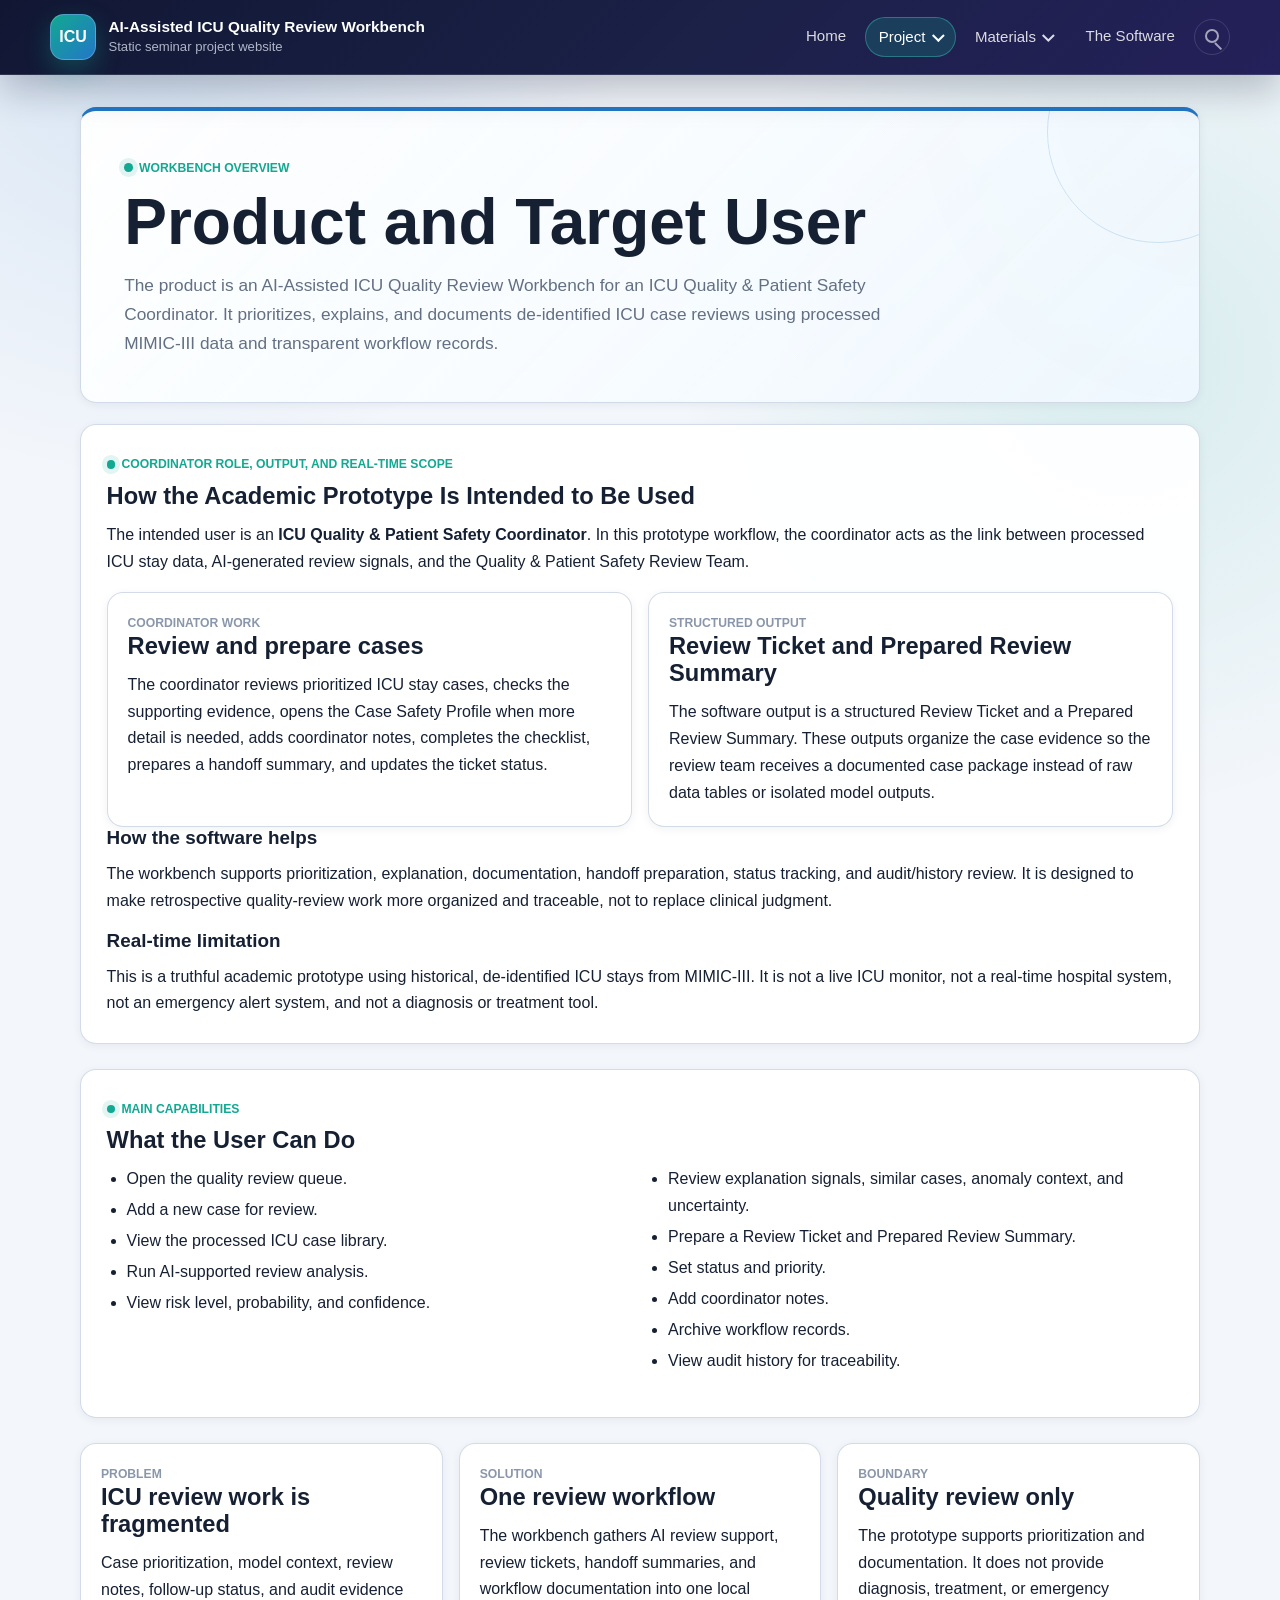
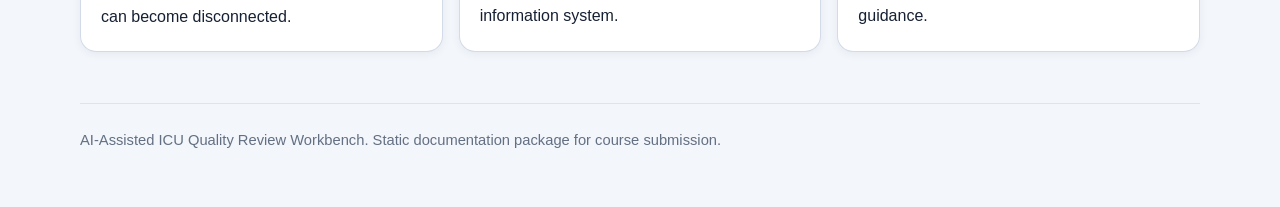
<file: pages/system-overview.html>
<!doctype html>
<html lang="en">
<head>
  <meta charset="utf-8">
  <meta name="viewport" content="width=device-width, initial-scale=1">
  <title>Workbench Overview - AI-Assisted ICU Quality Review Workbench</title>
  <link rel="stylesheet" href="../assets/site.css">
</head>
<body>
  <header class="topbar">
    <div class="topbar-inner">
      <a class="topbar-brand" href="../index.html" aria-label="AI-Assisted ICU Quality Review Workbench home">
        <span class="brand-mark">ICU</span>
        <span class="brand-text"><strong>AI-Assisted ICU Quality Review Workbench</strong><span>Static seminar project website</span></span>
      </a>
      <nav class="top-nav" aria-label="Primary navigation">
        <a class="nav-link" href="../index.html">Home</a>
        <div class="nav-dropdown">
          <button class="nav-trigger active" type="button" aria-haspopup="true">Project</button>
          <div class="dropdown-menu">
            <a href="research-question.html">Research Question &amp; Goals</a>
            <a href="system-overview.html">Workbench Overview</a>
            <a href="architecture.html">Architecture</a>
            <a href="dataset-preprocessing.html">Dataset &amp; Preprocessing</a>
            <a href="ai-methodology.html">AI Methodology</a>
            <a href="evaluation-results.html">Evaluation &amp; Results</a>
            <a href="development-process.html">Development Process</a>
          </div>
        </div>
        <div class="nav-dropdown">
          <button class="nav-trigger" type="button" aria-haspopup="true">Materials</button>
          <div class="dropdown-menu">
            <a href="related-work.html">Related Work / Articles</a>
            <a href="user-manual.html">User Manual</a>
            <a href="team.html">Team</a>
            <a href="downloads.html">Downloads</a>
          </div>
        </div>
        <a class="nav-link" href="software-system.html">The Software</a>
        <span class="search-icon" aria-hidden="true"></span>
      </nav>
    </div>
  </header>
  <main class="main-content">
    <section class="page-panel">
      <span class="eyebrow">Workbench Overview</span>
      <h1>Product and Target User</h1>
      <p class="lead">The product is an AI-Assisted ICU Quality Review Workbench for an ICU Quality &amp; Patient Safety Coordinator. It prioritizes, explains, and documents de-identified ICU case reviews using processed MIMIC-III data and transparent workflow records.</p>
    </section>

    <section class="section page-panel">
      <span class="eyebrow">Coordinator Role, Output, and Real-Time Scope</span>
      <h2>How the Academic Prototype Is Intended to Be Used</h2>
      <p>The intended user is an <strong>ICU Quality &amp; Patient Safety Coordinator</strong>. In this prototype workflow, the coordinator acts as the link between processed ICU stay data, AI-generated review signals, and the Quality &amp; Patient Safety Review Team.</p>
      <div class="grid two">
        <article class="card">
          <span>Coordinator work</span>
          <h2>Review and prepare cases</h2>
          <p>The coordinator reviews prioritized ICU stay cases, checks the supporting evidence, opens the Case Safety Profile when more detail is needed, adds coordinator notes, completes the checklist, prepares a handoff summary, and updates the ticket status.</p>
        </article>
        <article class="card">
          <span>Structured output</span>
          <h2>Review Ticket and Prepared Review Summary</h2>
          <p>The software output is a structured Review Ticket and a Prepared Review Summary. These outputs organize the case evidence so the review team receives a documented case package instead of raw data tables or isolated model outputs.</p>
        </article>
      </div>
      <h3>How the software helps</h3>
      <p>The workbench supports prioritization, explanation, documentation, handoff preparation, status tracking, and audit/history review. It is designed to make retrospective quality-review work more organized and traceable, not to replace clinical judgment.</p>
      <h3>Real-time limitation</h3>
      <p>This is a truthful academic prototype using historical, de-identified ICU stays from MIMIC-III. It is not a live ICU monitor, not a real-time hospital system, not an emergency alert system, and not a diagnosis or treatment tool.</p>
    </section>

    <section class="section page-panel">
      <span class="eyebrow">Main Capabilities</span>
      <h2>What the User Can Do</h2>
      <div class="grid two">
        <ul>
          <li>Open the quality review queue.</li>
          <li>Add a new case for review.</li>
          <li>View the processed ICU case library.</li>
          <li>Run AI-supported review analysis.</li>
          <li>View risk level, probability, and confidence.</li>
        </ul>
        <ul>
          <li>Review explanation signals, similar cases, anomaly context, and uncertainty.</li>
          <li>Prepare a Review Ticket and Prepared Review Summary.</li>
          <li>Set status and priority.</li>
          <li>Add coordinator notes.</li>
          <li>Archive workflow records.</li>
          <li>View audit history for traceability.</li>
        </ul>
      </div>
    </section>

    <section class="section grid">
      <article class="card"><span>Problem</span><h2>ICU review work is fragmented</h2><p>Case prioritization, model context, review notes, follow-up status, and audit evidence can become disconnected.</p></article>
      <article class="card"><span>Solution</span><h2>One review workflow</h2><p>The workbench gathers AI review support, review tickets, handoff summaries, and workflow documentation into one local information system.</p></article>
      <article class="card"><span>Boundary</span><h2>Quality review only</h2><p>The prototype supports prioritization and documentation. It does not provide diagnosis, treatment, or emergency guidance.</p></article>
    </section>
        </main>
  <footer class="site-footer">
        <p>AI-Assisted ICU Quality Review Workbench. Static documentation package for course submission.</p>
      </footer>
</body>
</html>
</file>
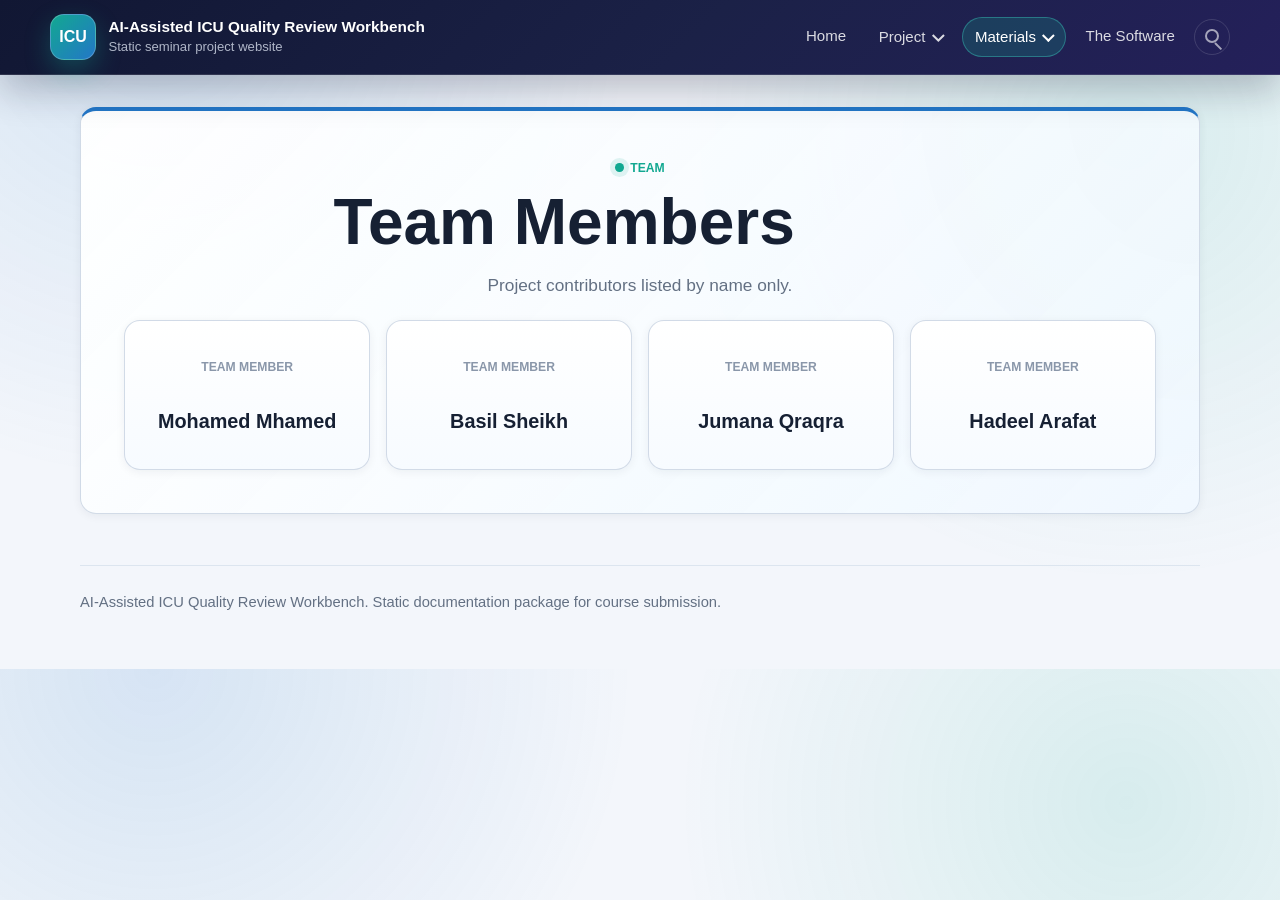
<file: pages/team.html>
<!doctype html>
<html lang="en">
<head>
  <meta charset="utf-8">
  <meta name="viewport" content="width=device-width, initial-scale=1">
  <title>Team - AI-Assisted ICU Quality Review Workbench</title>
  <link rel="stylesheet" href="../assets/site.css">
</head>
<body>
  <header class="topbar">
    <div class="topbar-inner">
      <a class="topbar-brand" href="../index.html" aria-label="AI-Assisted ICU Quality Review Workbench home">
        <span class="brand-mark">ICU</span>
        <span class="brand-text"><strong>AI-Assisted ICU Quality Review Workbench</strong><span>Static seminar project website</span></span>
      </a>
      <nav class="top-nav" aria-label="Primary navigation">
        <a class="nav-link" href="../index.html">Home</a>
        <div class="nav-dropdown">
          <button class="nav-trigger" type="button" aria-haspopup="true">Project</button>
          <div class="dropdown-menu">
            <a href="research-question.html">Research Question &amp; Goals</a>
            <a href="system-overview.html">Workbench Overview</a>
            <a href="architecture.html">Architecture</a>
            <a href="dataset-preprocessing.html">Dataset &amp; Preprocessing</a>
            <a href="ai-methodology.html">AI Methodology</a>
            <a href="evaluation-results.html">Evaluation &amp; Results</a>
            <a href="development-process.html">Development Process</a>
          </div>
        </div>
        <div class="nav-dropdown">
          <button class="nav-trigger active" type="button" aria-haspopup="true">Materials</button>
          <div class="dropdown-menu">
            <a href="related-work.html">Related Work / Articles</a>
            <a href="user-manual.html">User Manual</a>
            <a href="team.html">Team</a>
            <a href="downloads.html">Downloads</a>
          </div>
        </div>
        <a class="nav-link" href="software-system.html">The Software</a>
        <span class="search-icon" aria-hidden="true"></span>
      </nav>
    </div>
  </header>
  <main class="main-content">
    <section class="page-panel team-panel">
      <span class="eyebrow">Team</span>
      <h1>Team Members</h1>
      <p class="lead">Project contributors listed by name only.</p>
      <div class="team-grid">
        <article class="team-card"><span>Team Member</span><h2>Mohamed Mhamed</h2></article>
        <article class="team-card"><span>Team Member</span><h2>Basil Sheikh</h2></article>
        <article class="team-card"><span>Team Member</span><h2>Jumana Qraqra</h2></article>
        <article class="team-card"><span>Team Member</span><h2>Hadeel Arafat</h2></article>
      </div>
    </section>
        </main>
  <footer class="site-footer">
        <p>AI-Assisted ICU Quality Review Workbench. Static documentation package for course submission.</p>
      </footer>
</body>
</html>
</file>
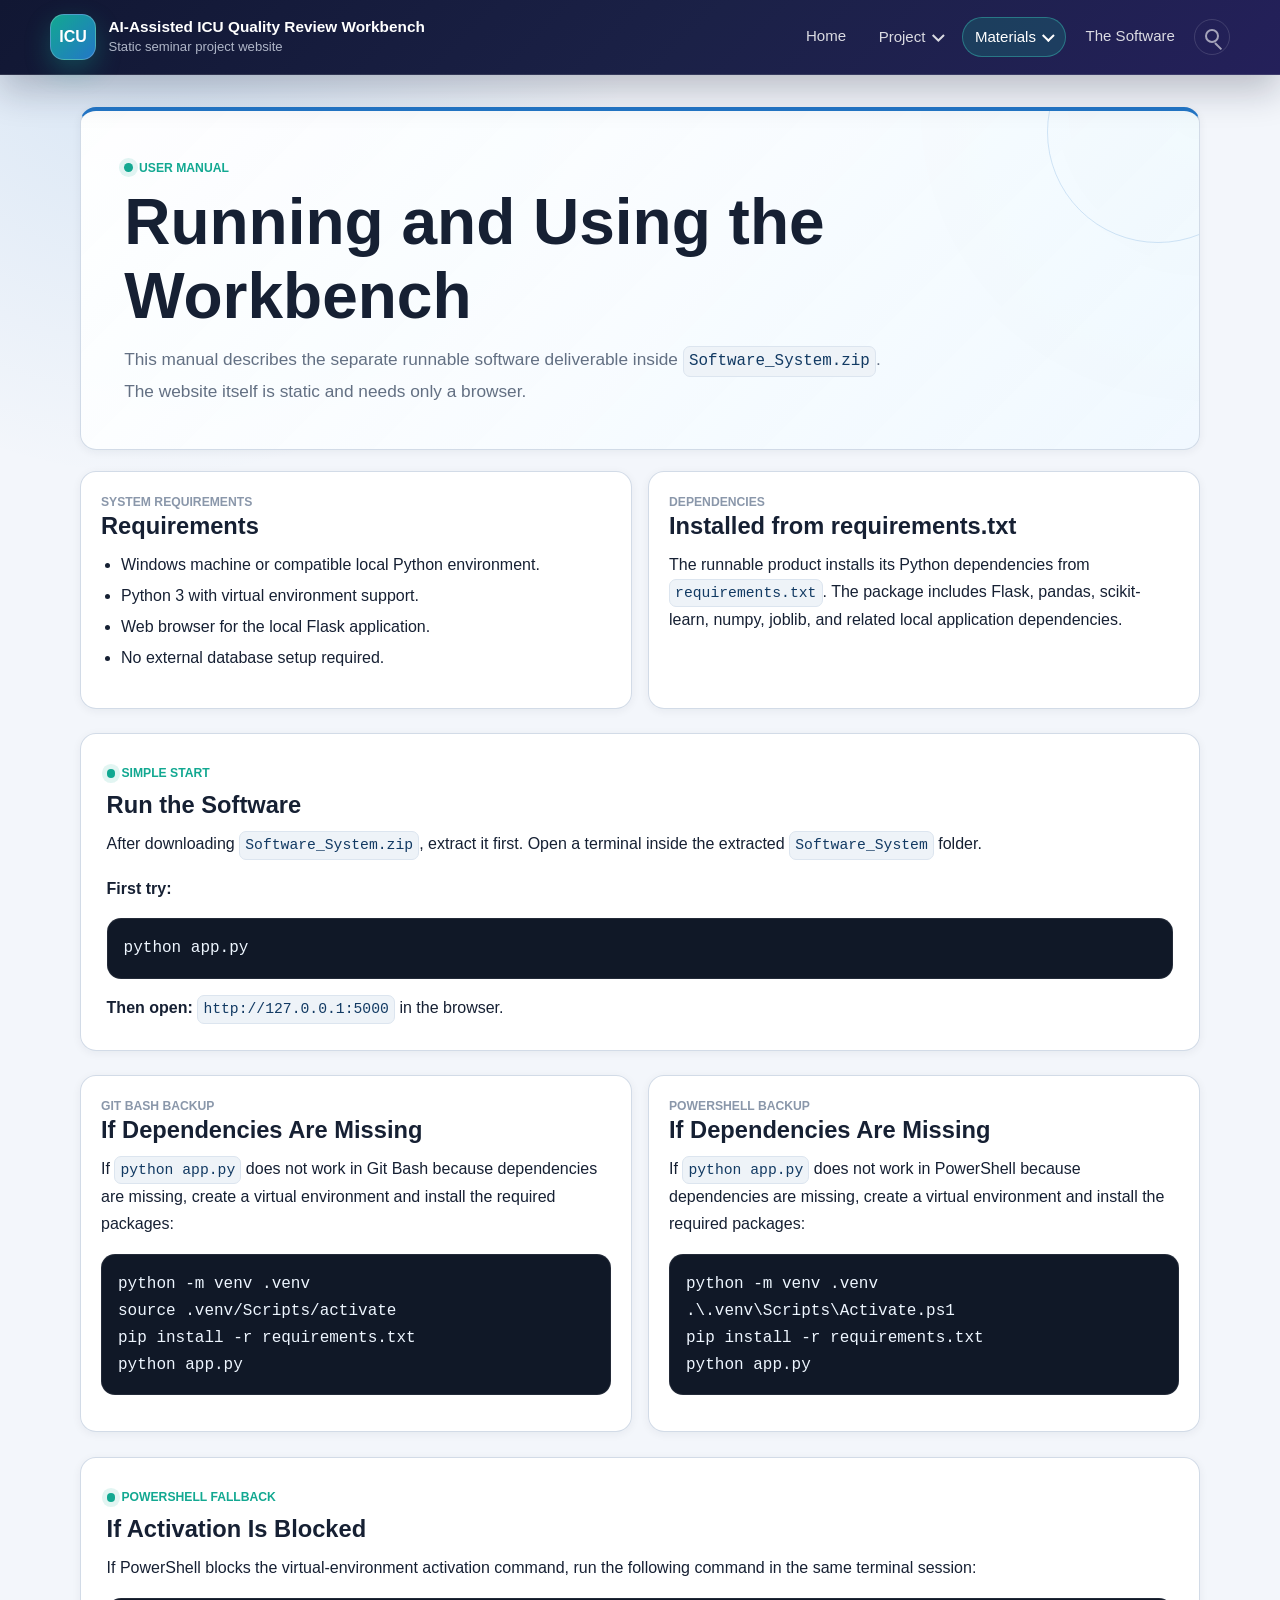
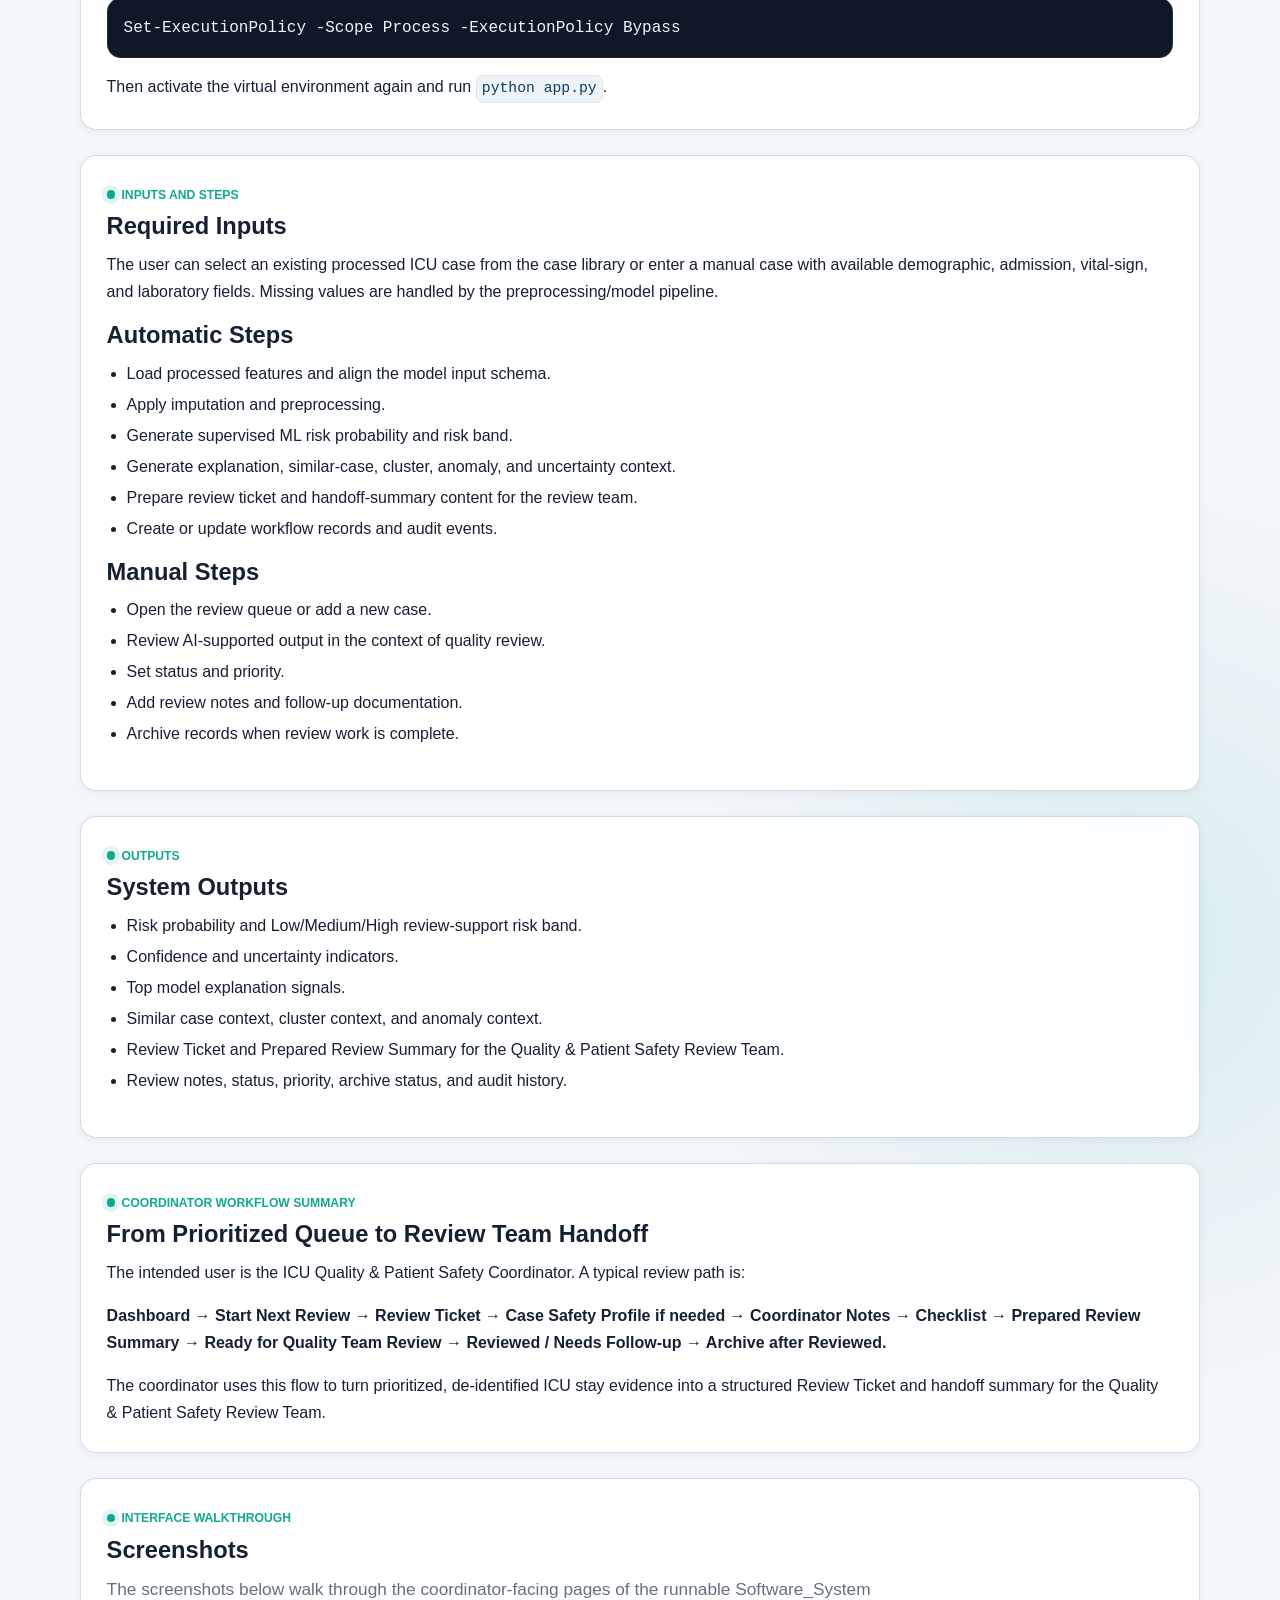
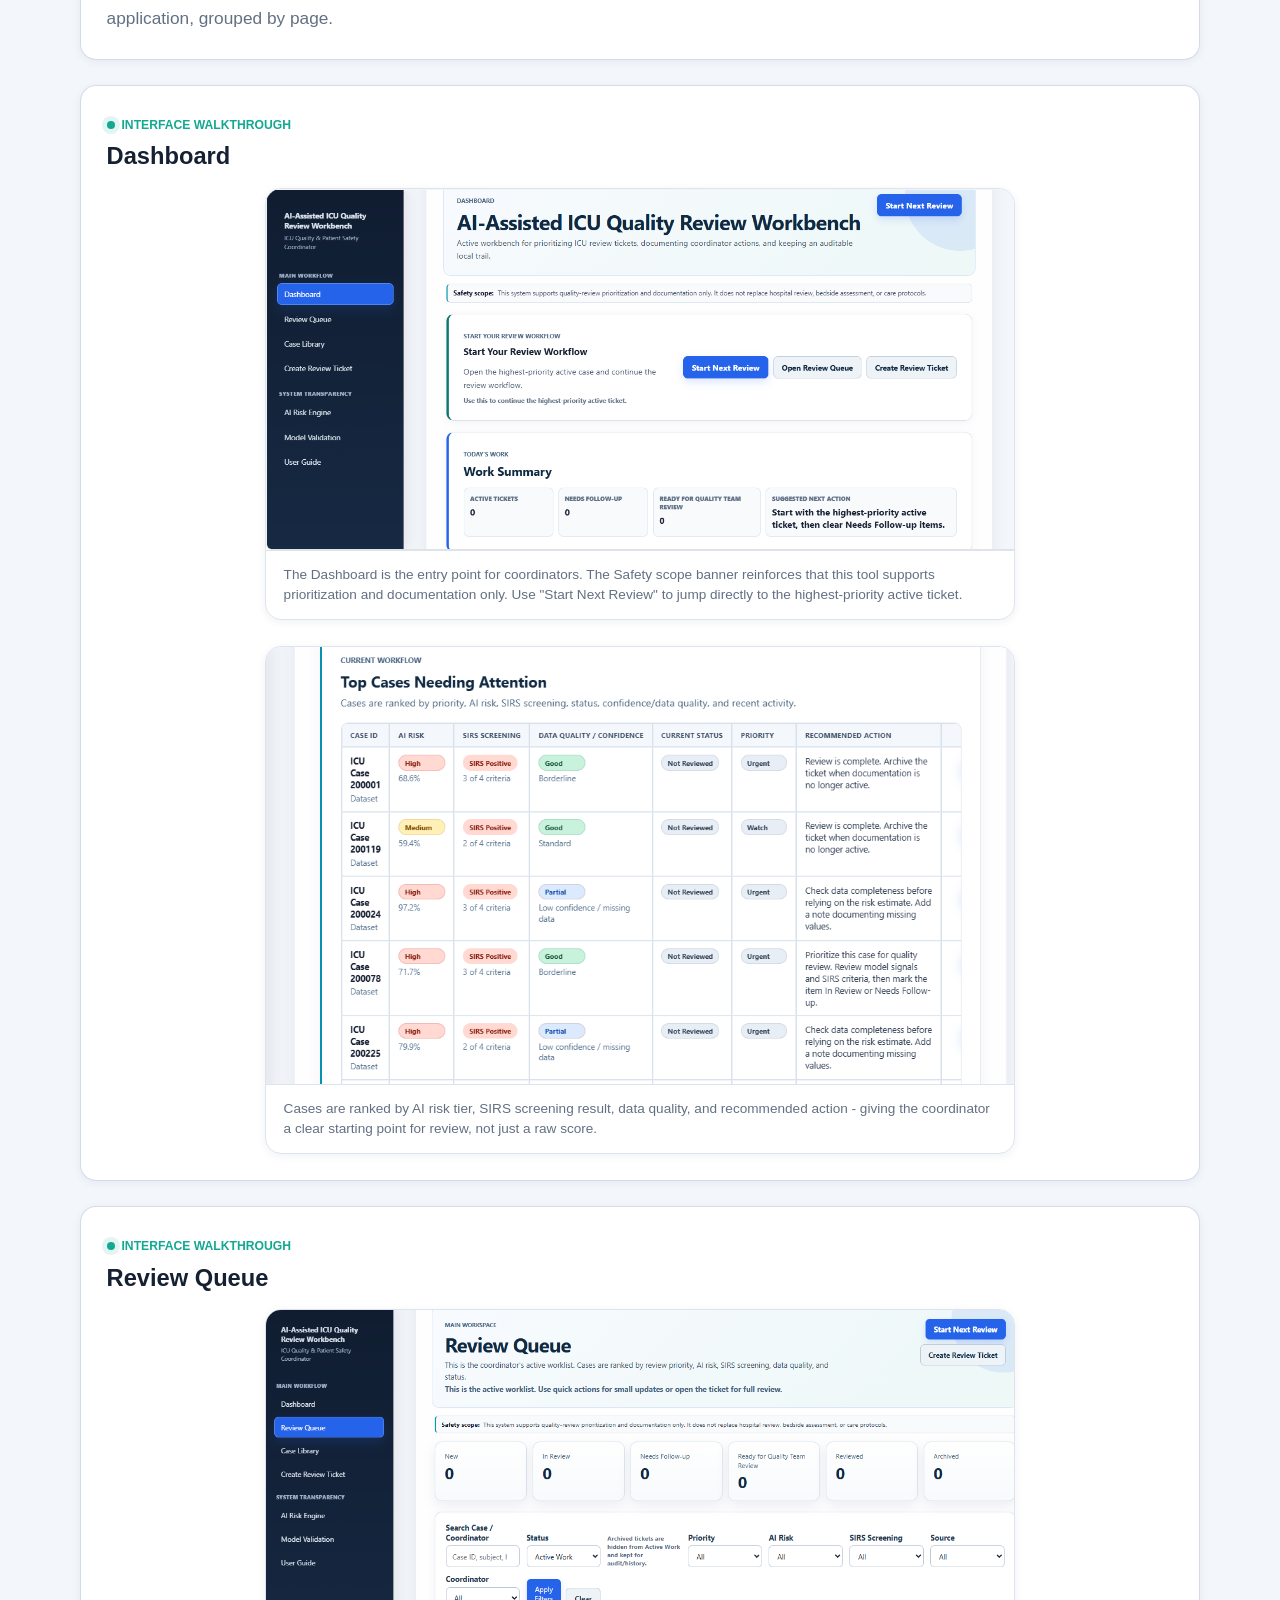
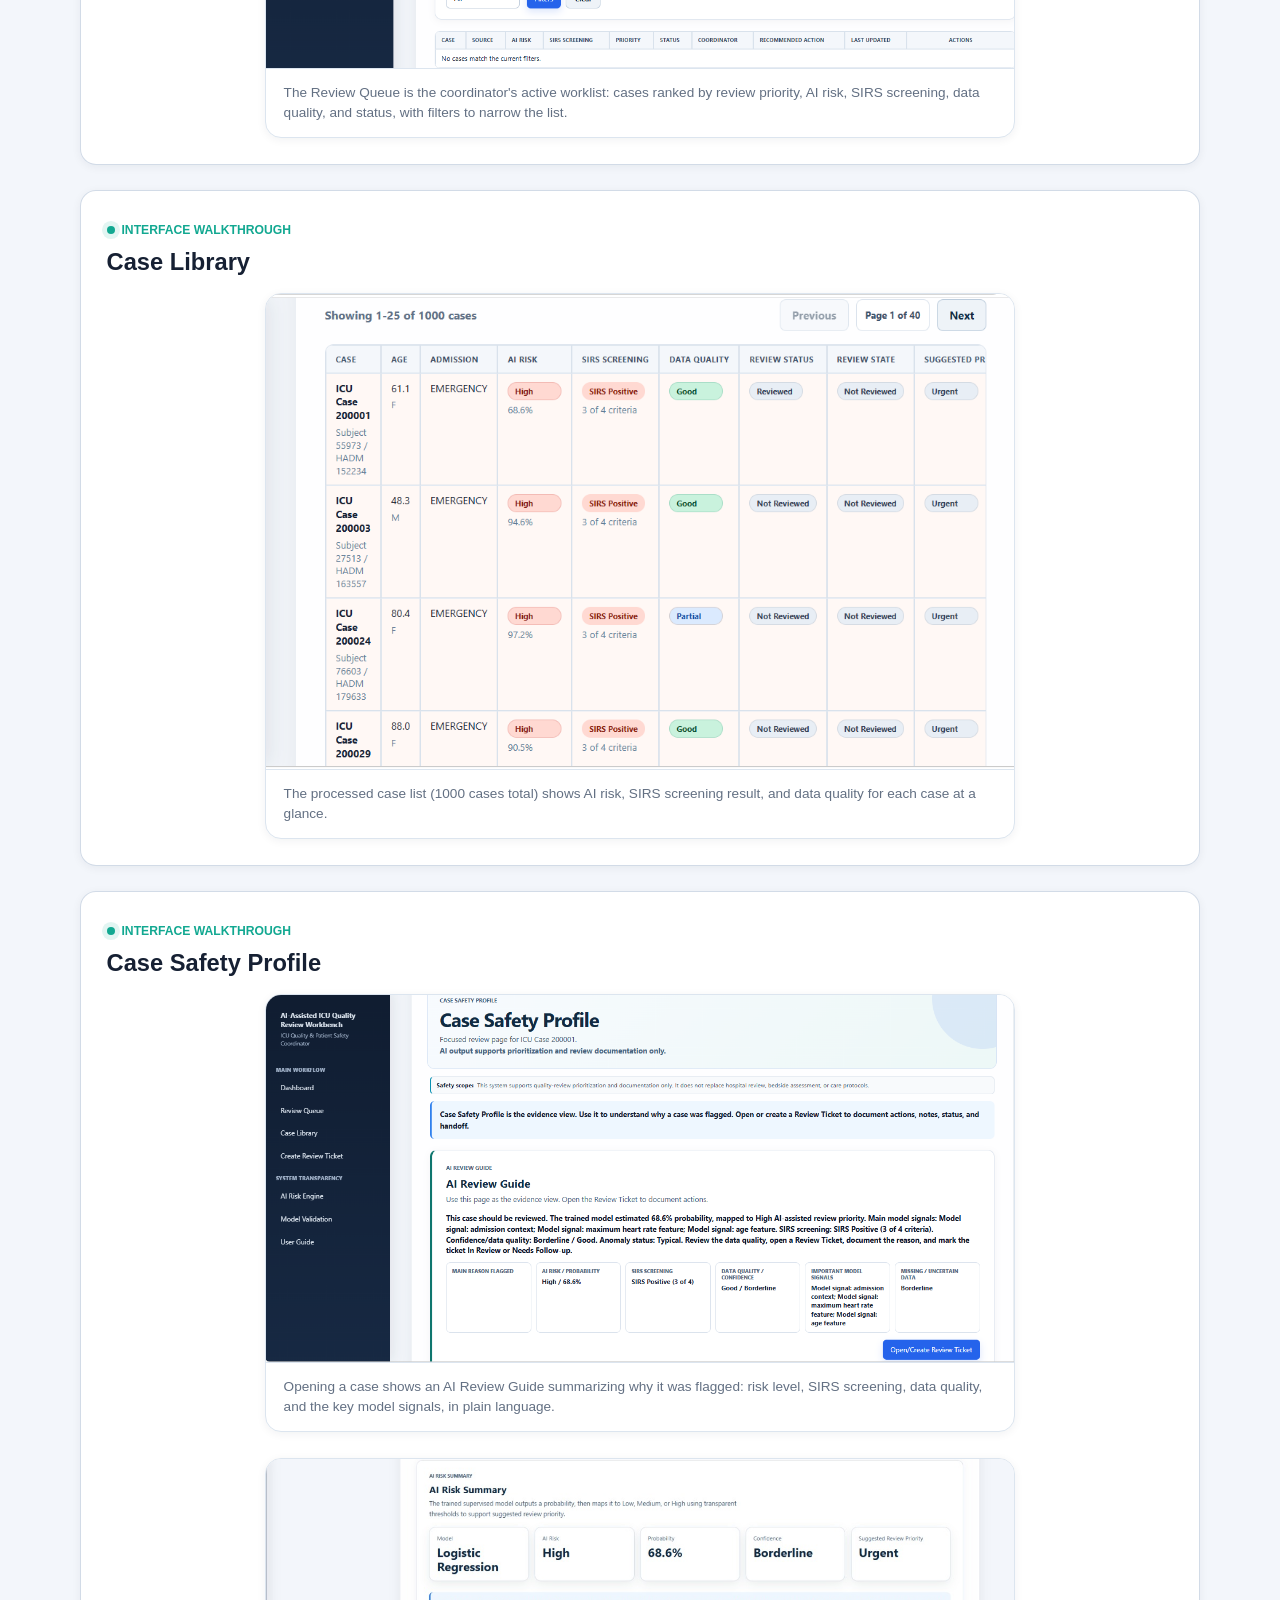
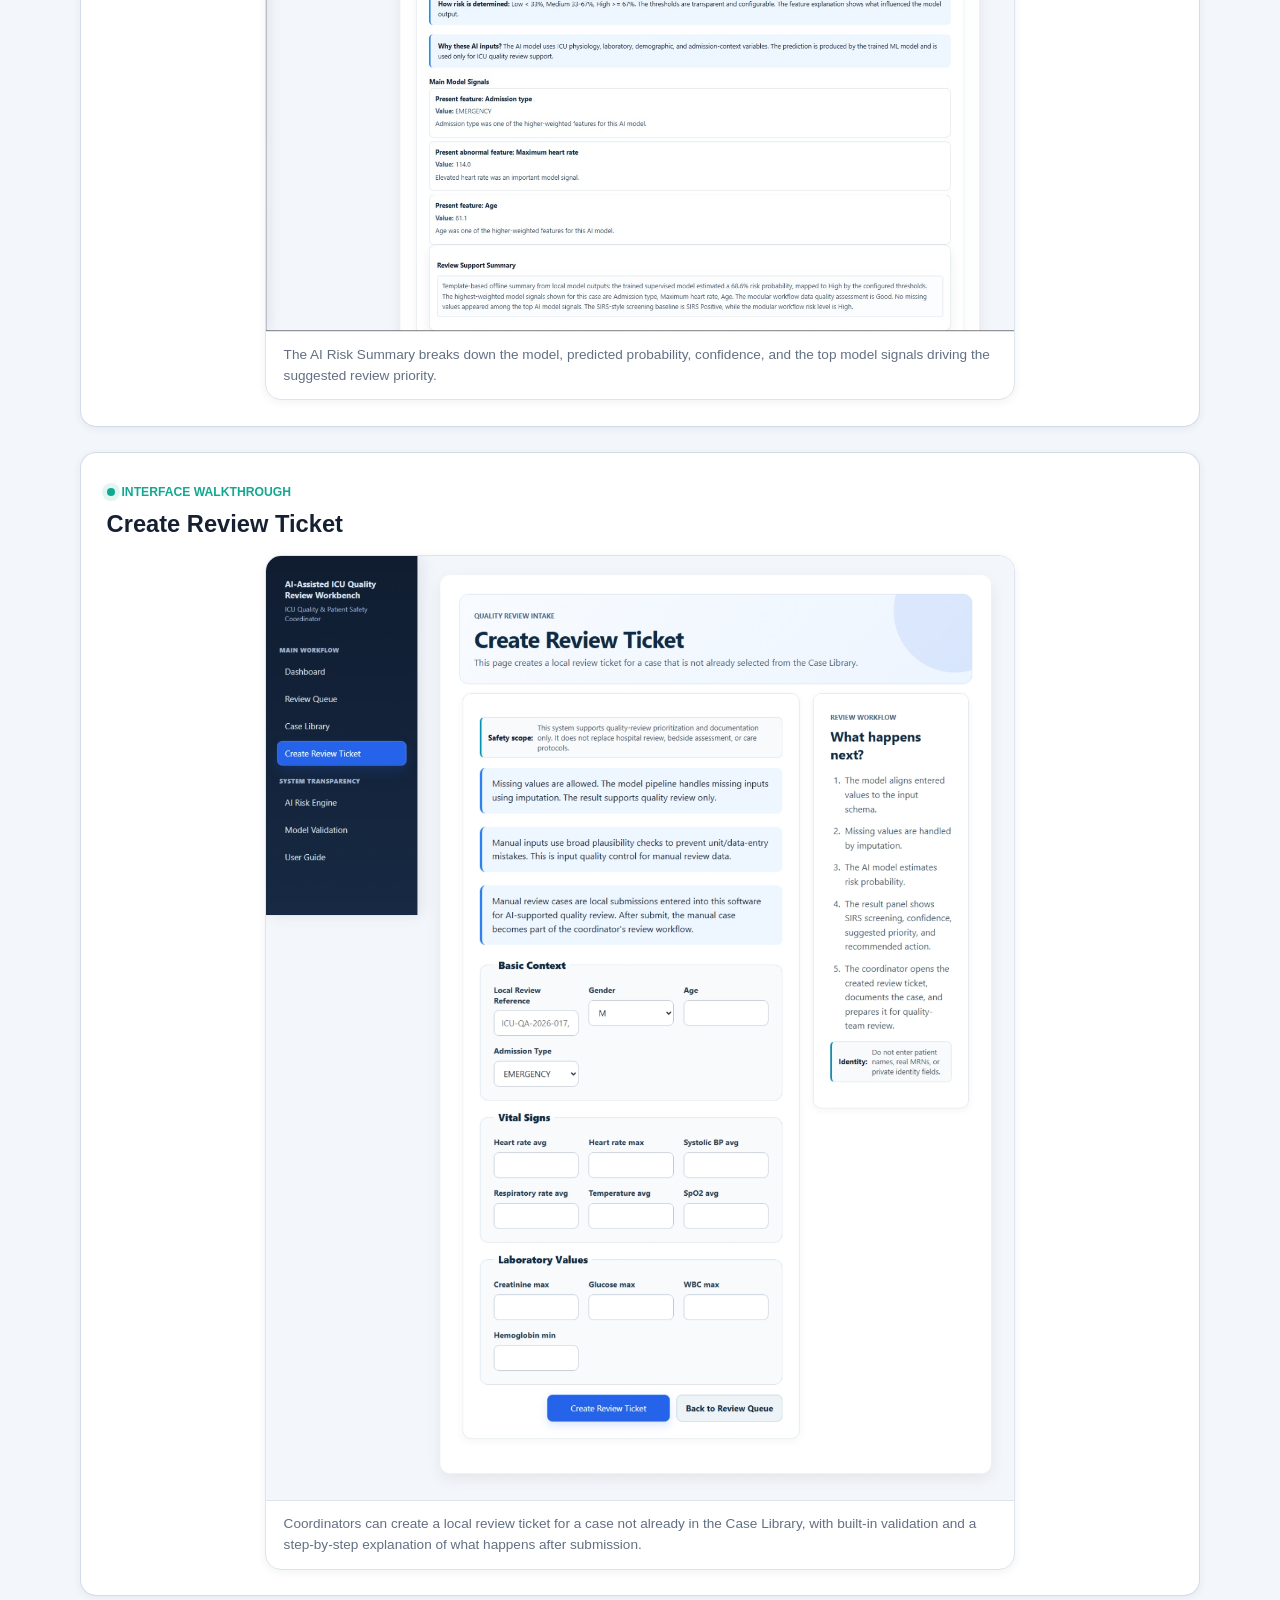
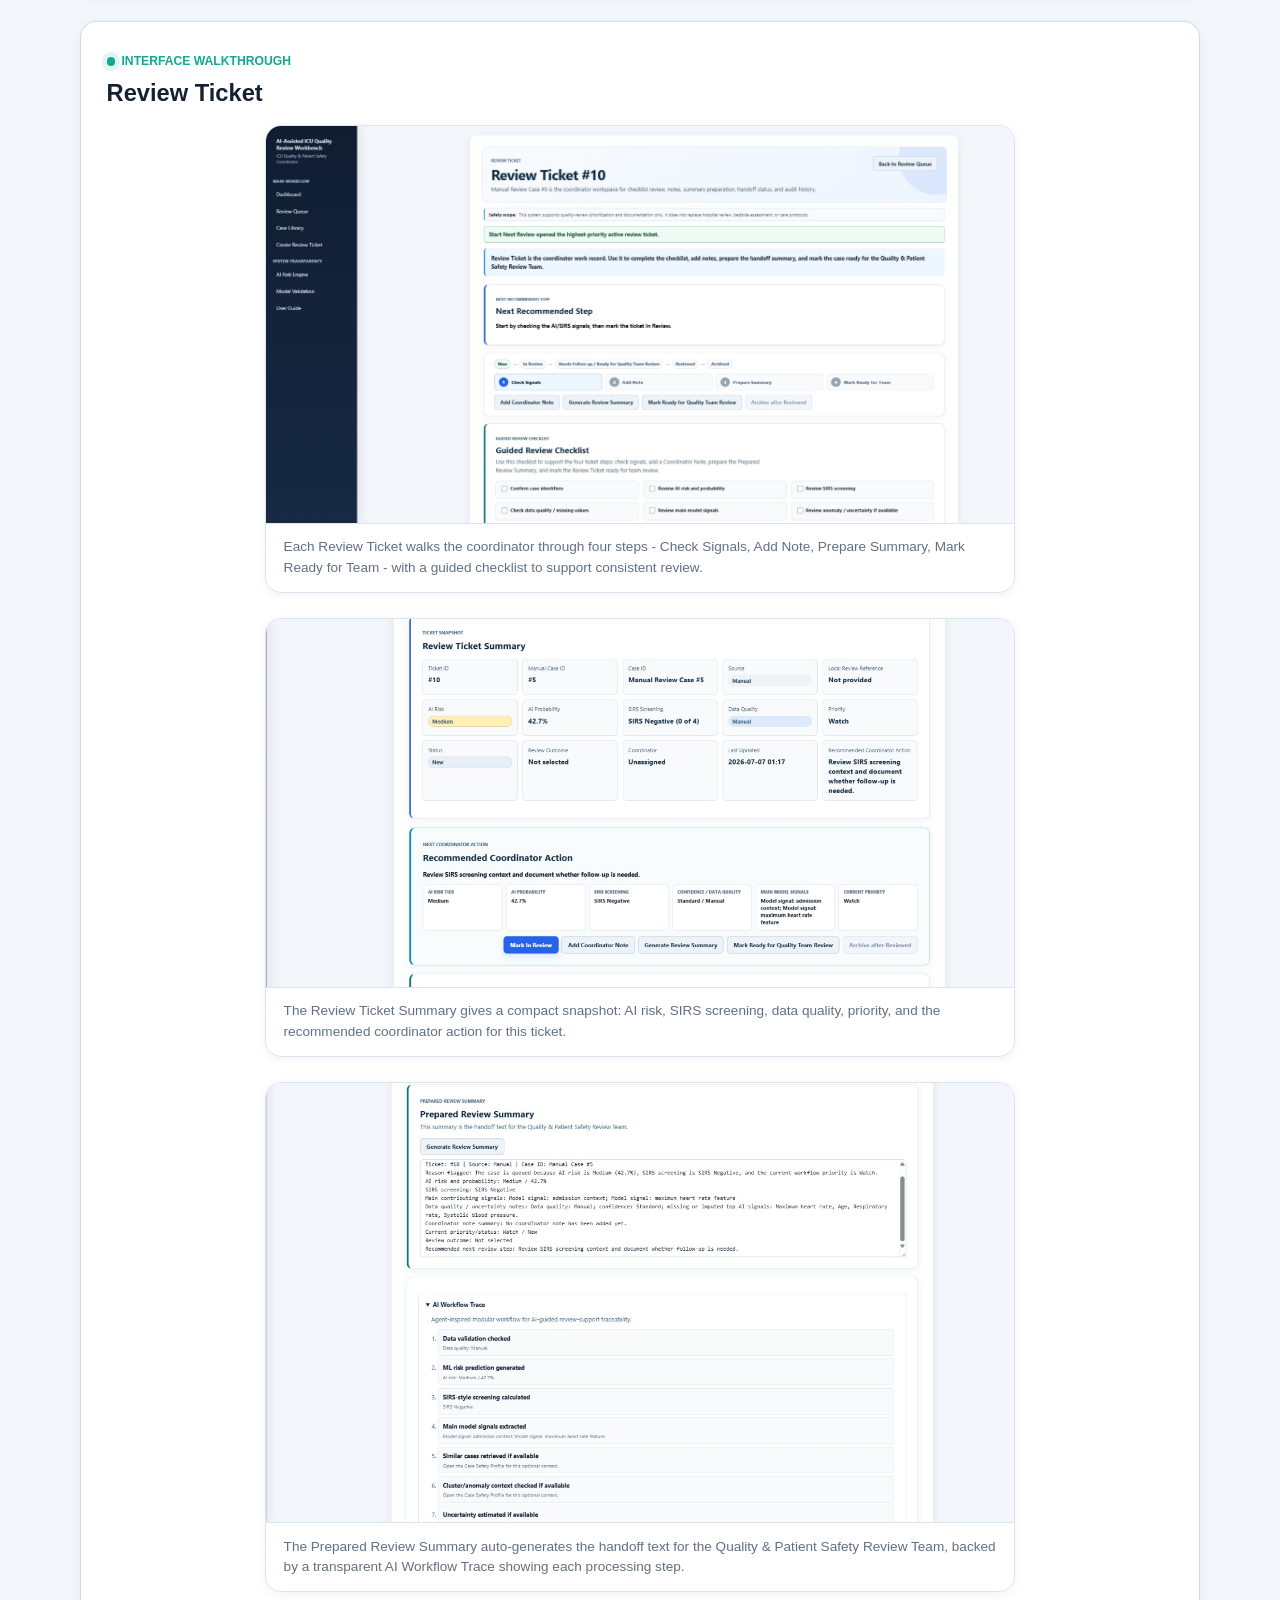
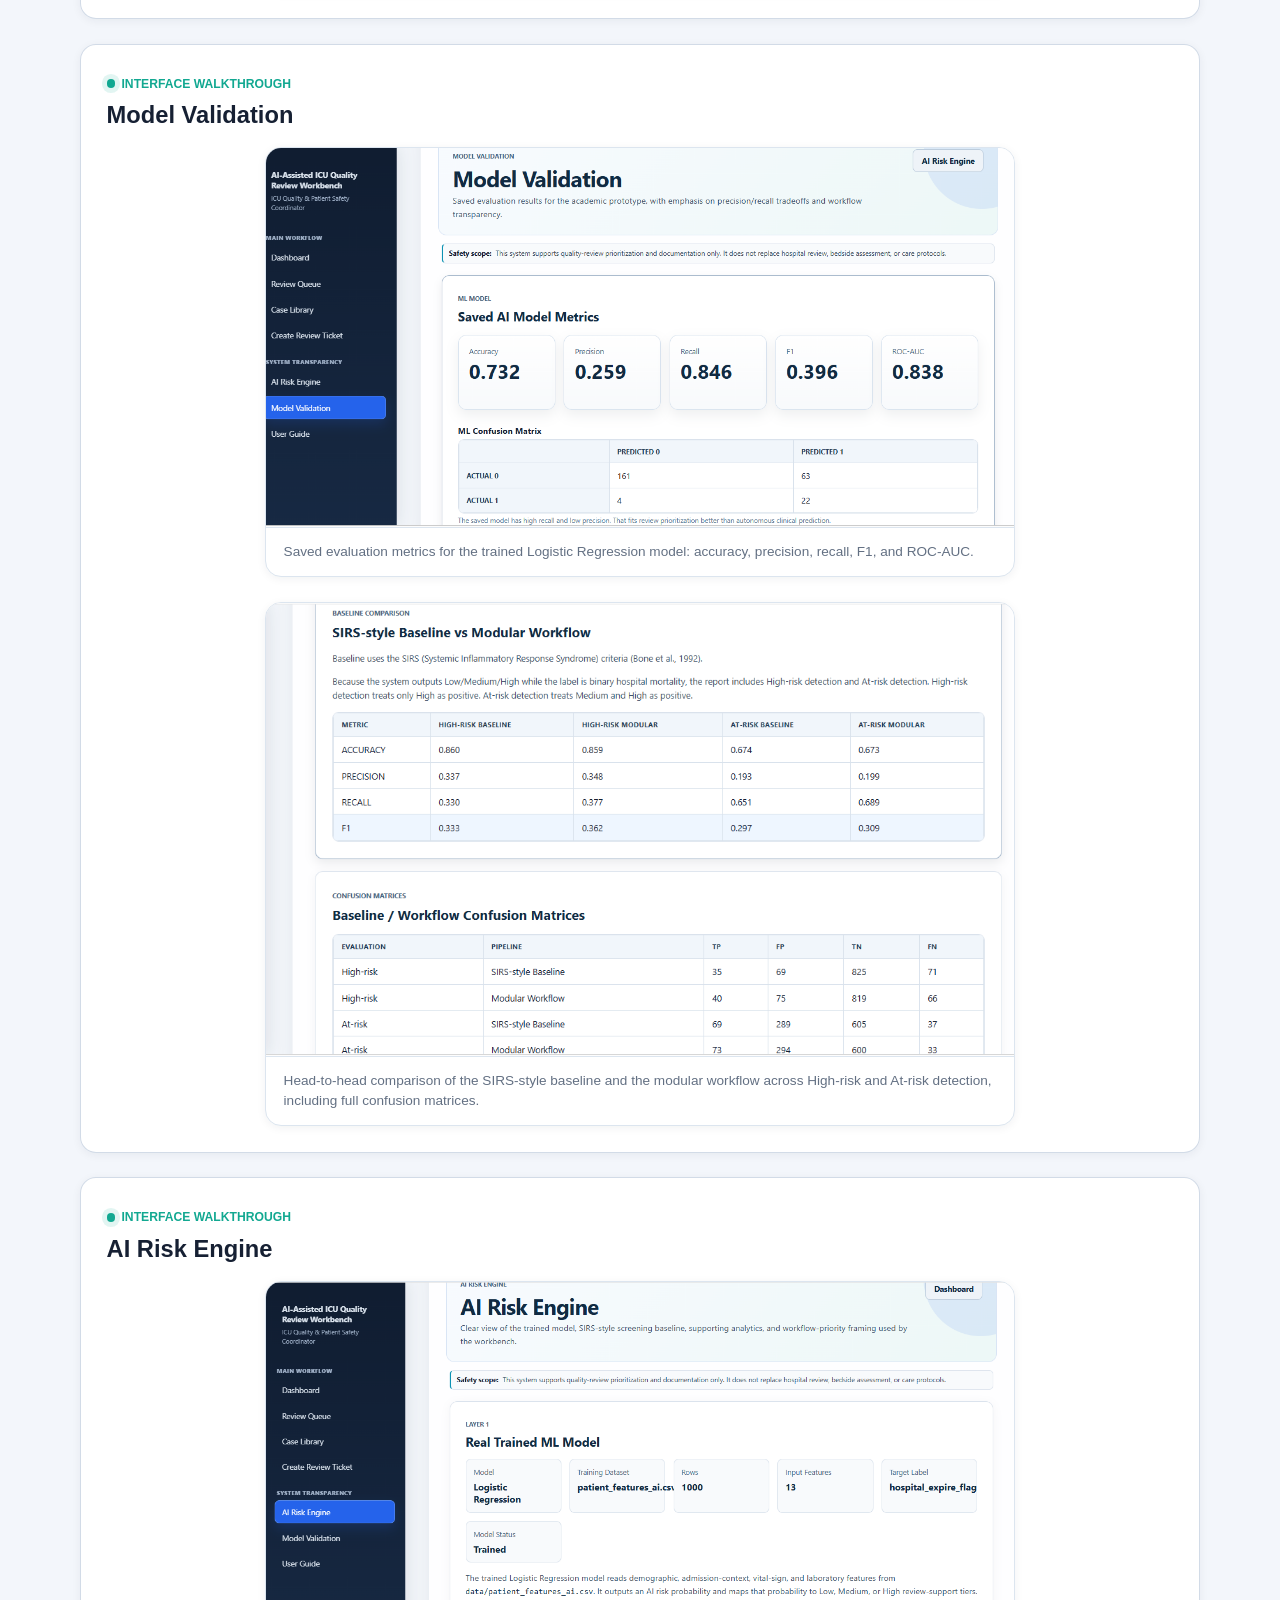
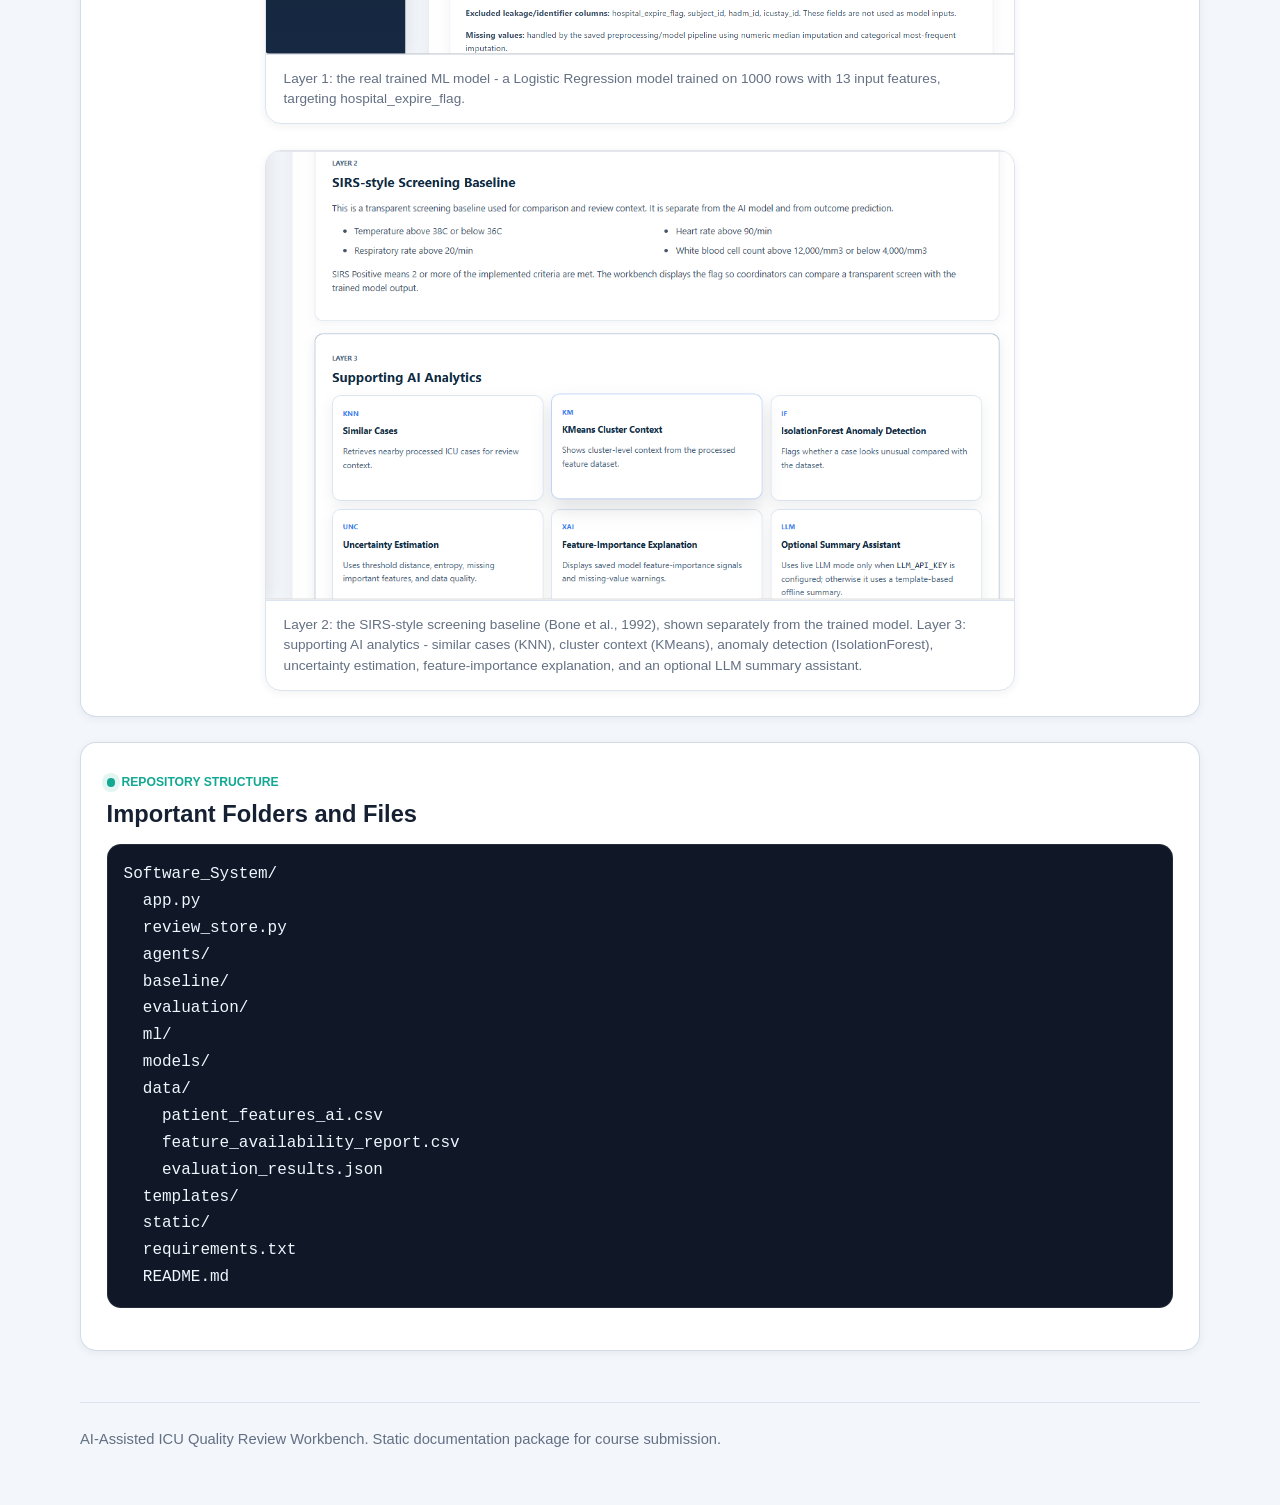
<file: pages/user-manual.html>
<!doctype html>
<html lang="en">
<head>
  <meta charset="utf-8">
  <meta name="viewport" content="width=device-width, initial-scale=1">
  <title>User Manual - AI-Assisted ICU Quality Review Workbench</title>
  <link rel="stylesheet" href="../assets/site.css">
</head>
<body>
  <header class="topbar">
    <div class="topbar-inner">
      <a class="topbar-brand" href="../index.html" aria-label="AI-Assisted ICU Quality Review Workbench home">
        <span class="brand-mark">ICU</span>
        <span class="brand-text"><strong>AI-Assisted ICU Quality Review Workbench</strong><span>Static seminar project website</span></span>
      </a>
      <nav class="top-nav" aria-label="Primary navigation">
        <a class="nav-link" href="../index.html">Home</a>
        <div class="nav-dropdown">
          <button class="nav-trigger" type="button" aria-haspopup="true">Project</button>
          <div class="dropdown-menu">
            <a href="research-question.html">Research Question &amp; Goals</a>
            <a href="system-overview.html">Workbench Overview</a>
            <a href="architecture.html">Architecture</a>
            <a href="dataset-preprocessing.html">Dataset &amp; Preprocessing</a>
            <a href="ai-methodology.html">AI Methodology</a>
            <a href="evaluation-results.html">Evaluation &amp; Results</a>
            <a href="development-process.html">Development Process</a>
          </div>
        </div>
        <div class="nav-dropdown">
          <button class="nav-trigger active" type="button" aria-haspopup="true">Materials</button>
          <div class="dropdown-menu">
            <a href="related-work.html">Related Work / Articles</a>
            <a href="user-manual.html">User Manual</a>
            <a href="team.html">Team</a>
            <a href="downloads.html">Downloads</a>
          </div>
        </div>
        <a class="nav-link" href="software-system.html">The Software</a>
        <span class="search-icon" aria-hidden="true"></span>
      </nav>
    </div>
  </header>
  <main class="main-content">
    <section class="page-panel">
      <span class="eyebrow">User Manual</span>
      <h1>Running and Using the Workbench</h1>
      <p class="lead">This manual describes the separate runnable software deliverable inside <code>Software_System.zip</code>. The website itself is static and needs only a browser.</p>
    </section>

    <section class="section grid two">
      <article class="card">
        <span>System Requirements</span>
        <h2>Requirements</h2>
        <ul>
          <li>Windows machine or compatible local Python environment.</li>
          <li>Python 3 with virtual environment support.</li>
          <li>Web browser for the local Flask application.</li>
          <li>No external database setup required.</li>
        </ul>
      </article>
      <article class="card">
        <span>Dependencies</span>
        <h2>Installed from requirements.txt</h2>
        <p>The runnable product installs its Python dependencies from <code>requirements.txt</code>. The package includes Flask, pandas, scikit-learn, numpy, joblib, and related local application dependencies.</p>
      </article>
    </section>

    <section class="section page-panel">
  <span class="eyebrow">Simple Start</span>
  <h2>Run the Software</h2>
  <p>
    After downloading <code>Software_System.zip</code>, extract it first. Open a terminal inside the extracted
    <code>Software_System</code> folder.
  </p>
  <p><strong>First try:</strong></p>
  <pre>python app.py</pre>
  <p><strong>Then open:</strong> <code>http://127.0.0.1:5000</code> in the browser.</p>
</section>

<section class="section grid two">
  <article class="card">
    <span>Git Bash Backup</span>
    <h2>If Dependencies Are Missing</h2>
    <p>
      If <code>python app.py</code> does not work in Git Bash because dependencies are missing, create a virtual environment
      and install the required packages:
    </p>
    <pre>python -m venv .venv
source .venv/Scripts/activate
pip install -r requirements.txt
python app.py</pre>
  </article>

  <article class="card">
    <span>PowerShell Backup</span>
    <h2>If Dependencies Are Missing</h2>
    <p>
      If <code>python app.py</code> does not work in PowerShell because dependencies are missing, create a virtual environment
      and install the required packages:
    </p>
    <pre>python -m venv .venv
.\.venv\Scripts\Activate.ps1
pip install -r requirements.txt
python app.py</pre>
  </article>
</section>

<section class="section page-panel">
  <span class="eyebrow">PowerShell Fallback</span>
  <h2>If Activation Is Blocked</h2>
  <p>
    If PowerShell blocks the virtual-environment activation command, run the following command in the same terminal session:
  </p>
  <pre>Set-ExecutionPolicy -Scope Process -ExecutionPolicy Bypass</pre>
  <p>
    Then activate the virtual environment again and run <code>python app.py</code>.
  </p>
</section>

    <section class="section page-panel">
      <span class="eyebrow">Inputs and Steps</span>
      <h2>Required Inputs</h2>
      <p>The user can select an existing processed ICU case from the case library or enter a manual case with available demographic, admission, vital-sign, and laboratory fields. Missing values are handled by the preprocessing/model pipeline.</p>
      <h2>Automatic Steps</h2>
      <ul>
        <li>Load processed features and align the model input schema.</li>
        <li>Apply imputation and preprocessing.</li>
        <li>Generate supervised ML risk probability and risk band.</li>
        <li>Generate explanation, similar-case, cluster, anomaly, and uncertainty context.</li>
        <li>Prepare review ticket and handoff-summary content for the review team.</li>
        <li>Create or update workflow records and audit events.</li>
      </ul>
      <h2>Manual Steps</h2>
      <ul>
        <li>Open the review queue or add a new case.</li>
        <li>Review AI-supported output in the context of quality review.</li>
        <li>Set status and priority.</li>
        <li>Add review notes and follow-up documentation.</li>
        <li>Archive records when review work is complete.</li>
      </ul>
    </section>

    <section class="section page-panel">
      <span class="eyebrow">Outputs</span>
      <h2>System Outputs</h2>
      <ul>
        <li>Risk probability and Low/Medium/High review-support risk band.</li>
        <li>Confidence and uncertainty indicators.</li>
        <li>Top model explanation signals.</li>
        <li>Similar case context, cluster context, and anomaly context.</li>
        <li>Review Ticket and Prepared Review Summary for the Quality &amp; Patient Safety Review Team.</li>
        <li>Review notes, status, priority, archive status, and audit history.</li>
      </ul>
    </section>

    <section class="section page-panel">
      <span class="eyebrow">Coordinator Workflow Summary</span>
      <h2>From Prioritized Queue to Review Team Handoff</h2>
      <p>The intended user is the ICU Quality &amp; Patient Safety Coordinator. A typical review path is:</p>
      <p><strong>Dashboard &rarr; Start Next Review &rarr; Review Ticket &rarr; Case Safety Profile if needed &rarr; Coordinator Notes &rarr; Checklist &rarr; Prepared Review Summary &rarr; Ready for Quality Team Review &rarr; Reviewed / Needs Follow-up &rarr; Archive after Reviewed.</strong></p>
      <p>The coordinator uses this flow to turn prioritized, de-identified ICU stay evidence into a structured Review Ticket and handoff summary for the Quality &amp; Patient Safety Review Team.</p>
    </section>

    <section class="section page-panel">
      <span class="eyebrow">Interface Walkthrough</span>
      <h2>Screenshots</h2>
      <p class="lead">The screenshots below walk through the coordinator-facing pages of the runnable Software_System application, grouped by page.</p>
    </section>

    <section class="section page-panel">
      <span class="eyebrow">Interface Walkthrough</span>
      <h2>Dashboard</h2>
      <div class="screenshot-group">
        <figure class="screenshot-figure">
          <img src="../assets/img/dashboard-header.png" alt="Dashboard header with Safety scope banner and Start Next Review button" loading="lazy">
          <figcaption>The Dashboard is the entry point for coordinators. The Safety scope banner reinforces that this tool supports prioritization and documentation only. Use "Start Next Review" to jump directly to the highest-priority active ticket.</figcaption>
        </figure>
        <figure class="screenshot-figure">
          <img src="../assets/img/top-cases-table.png" alt="Top cases table ranked by AI risk tier, SIRS result, data quality, and recommended action" loading="lazy">
          <figcaption>Cases are ranked by AI risk tier, SIRS screening result, data quality, and recommended action - giving the coordinator a clear starting point for review, not just a raw score.</figcaption>
        </figure>
      </div>
    </section>

    <section class="section page-panel">
      <span class="eyebrow">Interface Walkthrough</span>
      <h2>Review Queue</h2>
      <div class="screenshot-group">
        <figure class="screenshot-figure">
          <img src="../assets/img/review-queue.png" alt="Review Queue listing cases ranked by review priority, AI risk, SIRS screening, data quality, and status" loading="lazy">
          <figcaption>The Review Queue is the coordinator's active worklist: cases ranked by review priority, AI risk, SIRS screening, data quality, and status, with filters to narrow the list.</figcaption>
        </figure>
      </div>
    </section>

    <section class="section page-panel">
      <span class="eyebrow">Interface Walkthrough</span>
      <h2>Case Library</h2>
      <div class="screenshot-group">
        <figure class="screenshot-figure">
          <img src="../assets/img/case-library-list.png" alt="Processed case list of 1000 cases showing AI risk, SIRS screening result, and data quality" loading="lazy">
          <figcaption>The processed case list (1000 cases total) shows AI risk, SIRS screening result, and data quality for each case at a glance.</figcaption>
        </figure>
      </div>
    </section>

    <section class="section page-panel">
      <span class="eyebrow">Interface Walkthrough</span>
      <h2>Case Safety Profile</h2>
      <div class="screenshot-group">
        <figure class="screenshot-figure">
          <img src="../assets/img/review-ticket-ai-guide.png" alt="AI Review Guide summarizing why a case was flagged: risk level, SIRS screening, data quality, and key model signals" loading="lazy">
          <figcaption>Opening a case shows an AI Review Guide summarizing why it was flagged: risk level, SIRS screening, data quality, and the key model signals, in plain language.</figcaption>
        </figure>
        <figure class="screenshot-figure">
          <img src="../assets/img/case-safety-profile-risk-summary.png" alt="AI Risk Summary breaking down the model, predicted probability, confidence, and top model signals" loading="lazy">
          <figcaption>The AI Risk Summary breaks down the model, predicted probability, confidence, and the top model signals driving the suggested review priority.</figcaption>
        </figure>
      </div>
    </section>

    <section class="section page-panel">
      <span class="eyebrow">Interface Walkthrough</span>
      <h2>Create Review Ticket</h2>
      <div class="screenshot-group">
        <figure class="screenshot-figure">
          <img src="../assets/img/create-review-ticket.png" alt="Create Review Ticket form with validation and step-by-step explanation of what happens after submission" loading="lazy">
          <figcaption>Coordinators can create a local review ticket for a case not already in the Case Library, with built-in validation and a step-by-step explanation of what happens after submission.</figcaption>
        </figure>
      </div>
    </section>

    <section class="section page-panel">
      <span class="eyebrow">Interface Walkthrough</span>
      <h2>Review Ticket</h2>
      <div class="screenshot-group">
        <figure class="screenshot-figure">
          <img src="../assets/img/review-ticket-workflow-steps.png" alt="Review Ticket four-step guided checklist: Check Signals, Add Note, Prepare Summary, Mark Ready for Team" loading="lazy">
          <figcaption>Each Review Ticket walks the coordinator through four steps - Check Signals, Add Note, Prepare Summary, Mark Ready for Team - with a guided checklist to support consistent review.</figcaption>
        </figure>
        <figure class="screenshot-figure">
          <img src="../assets/img/review-ticket-summary-snapshot.png" alt="Review Ticket Summary snapshot showing AI risk, SIRS screening, data quality, priority, and recommended action" loading="lazy">
          <figcaption>The Review Ticket Summary gives a compact snapshot: AI risk, SIRS screening, data quality, priority, and the recommended coordinator action for this ticket.</figcaption>
        </figure>
        <figure class="screenshot-figure">
          <img src="../assets/img/review-ticket-prepared-summary-trace.png" alt="Prepared Review Summary handoff text alongside the AI Workflow Trace" loading="lazy">
          <figcaption>The Prepared Review Summary auto-generates the handoff text for the Quality &amp; Patient Safety Review Team, backed by a transparent AI Workflow Trace showing each processing step.</figcaption>
        </figure>
      </div>
    </section>

    <section class="section page-panel">
      <span class="eyebrow">Interface Walkthrough</span>
      <h2>Model Validation</h2>
      <div class="screenshot-group">
        <figure class="screenshot-figure">
          <img src="../assets/img/model-validation-metrics.png" alt="Saved evaluation metrics for the trained Logistic Regression model: accuracy, precision, recall, F1, and ROC-AUC" loading="lazy">
          <figcaption>Saved evaluation metrics for the trained Logistic Regression model: accuracy, precision, recall, F1, and ROC-AUC.</figcaption>
        </figure>
        <figure class="screenshot-figure">
          <img src="../assets/img/model-validation-comparison.png" alt="Comparison of the SIRS-style baseline and the modular workflow across High-risk and At-risk detection with confusion matrices" loading="lazy">
          <figcaption>Head-to-head comparison of the SIRS-style baseline and the modular workflow across High-risk and At-risk detection, including full confusion matrices.</figcaption>
        </figure>
      </div>
    </section>

    <section class="section page-panel">
      <span class="eyebrow">Interface Walkthrough</span>
      <h2>AI Risk Engine</h2>
      <div class="screenshot-group">
        <figure class="screenshot-figure">
          <img src="../assets/img/ai-risk-engine-model.png" alt="Layer 1 trained ML model: Logistic Regression trained on 1000 rows with 13 input features targeting hospital_expire_flag" loading="lazy">
          <figcaption>Layer 1: the real trained ML model - a Logistic Regression model trained on 1000 rows with 13 input features, targeting hospital_expire_flag.</figcaption>
        </figure>
        <figure class="screenshot-figure">
          <img src="../assets/img/ai-risk-engine-sirs-analytics.png" alt="Layer 2 SIRS-style screening baseline and Layer 3 supporting AI analytics including similar cases, cluster context, and anomaly detection" loading="lazy">
          <figcaption>Layer 2: the SIRS-style screening baseline (Bone et al., 1992), shown separately from the trained model. Layer 3: supporting AI analytics - similar cases (KNN), cluster context (KMeans), anomaly detection (IsolationForest), uncertainty estimation, feature-importance explanation, and an optional LLM summary assistant.</figcaption>
        </figure>
      </div>
    </section>

    <section class="section page-panel">
      <span class="eyebrow">Repository Structure</span>
      <h2>Important Folders and Files</h2>
      <pre>Software_System/
  app.py
  review_store.py
  agents/
  baseline/
  evaluation/
  ml/
  models/
  data/
    patient_features_ai.csv
    feature_availability_report.csv
    evaluation_results.json
  templates/
  static/
  requirements.txt
  README.md</pre>
    </section>
        </main>
  <footer class="site-footer">
        <p>AI-Assisted ICU Quality Review Workbench. Static documentation package for course submission.</p>
      </footer>
</body>
</html>
</file>
<file: assets/site.css>
:root {
  --bg: #f3f6fb;
  --surface: #ffffff;
  --surface-soft: #f8fbff;
  --ink: #162033;
  --muted: #637083;
  --subtle: #8a97aa;
  --line: #dce5ef;
  --nav: #111733;
  --nav-2: #1b2147;
  --purple: #4330a3;
  --blue: #2377c7;
  --blue-dark: #144b83;
  --teal: #12a891;
  --teal-soft: #e0f7f2;
  --amber: #b87316;
  --shadow-sm: 0 2px 10px rgba(22, 32, 51, 0.06);
  --shadow-md: 0 18px 45px rgba(22, 32, 51, 0.12);
  --shadow-lg: 0 28px 70px rgba(14, 20, 46, 0.2);
  --radius: 16px;
  --radius-sm: 10px;
}

* {
  box-sizing: border-box;
}

html {
  scroll-behavior: smooth;
}

body {
  margin: 0;
  overflow-x: hidden;
  background:
    radial-gradient(circle at 12% 0%, rgba(35, 119, 199, 0.14), transparent 30rem),
    radial-gradient(circle at 88% 20%, rgba(18, 168, 145, 0.12), transparent 28rem),
    var(--bg);
  color: var(--ink);
  font-family: Arial, Helvetica, sans-serif;
  font-size: 16px;
  line-height: 1.68;
}

a {
  color: var(--blue);
}

a:hover,
a:focus {
  color: var(--teal);
}

code {
  display: inline-block;
  max-width: 100%;
  overflow-wrap: anywhere;
  background: #eef3f8;
  border: 1px solid var(--line);
  border-radius: 7px;
  padding: 0.06rem 0.32rem;
  color: #123a63;
  font-size: 0.92em;
}

.topbar {
  position: sticky;
  top: 0;
  z-index: 50;
  background: linear-gradient(135deg, var(--nav), var(--nav-2) 54%, #24205a);
  border-bottom: 1px solid rgba(255, 255, 255, 0.12);
  box-shadow: 0 16px 36px rgba(12, 18, 42, 0.24);
}

.topbar-inner {
  width: min(1180px, calc(100% - 2rem));
  margin: 0 auto;
  min-height: 74px;
  display: flex;
  align-items: center;
  justify-content: space-between;
  gap: 1.5rem;
}

.topbar-brand {
  min-width: 260px;
  display: grid;
  grid-template-columns: 46px minmax(0, 1fr);
  gap: 0.78rem;
  align-items: center;
  color: #ffffff;
  text-decoration: none;
}

.brand-mark {
  display: inline-grid;
  width: 46px;
  height: 46px;
  place-items: center;
  border: 1px solid rgba(255, 255, 255, 0.22);
  border-radius: 14px;
  background: linear-gradient(135deg, var(--teal), var(--blue));
  color: #ffffff;
  font-weight: 800;
  box-shadow: 0 10px 26px rgba(18, 168, 145, 0.32);
}

.brand-text strong {
  display: block;
  color: #ffffff;
  font-size: 0.96rem;
  line-height: 1.22;
}

.brand-text span {
  display: block;
  margin-top: 0.14rem;
  color: rgba(235, 243, 255, 0.72);
  font-size: 0.82rem;
  line-height: 1.25;
}

.top-nav {
  display: flex;
  align-items: center;
  justify-content: flex-end;
  gap: 0.35rem;
}

.nav-link,
.nav-trigger {
  min-height: 40px;
  border: 1px solid transparent;
  border-radius: 999px;
  background: transparent;
  color: rgba(255, 255, 255, 0.84);
  padding: 0.54rem 0.78rem;
  text-decoration: none;
  font: inherit;
  font-size: 0.94rem;
  line-height: 1.2;
  cursor: pointer;
}

.nav-link:hover,
.nav-link:focus,
.nav-trigger:hover,
.nav-trigger:focus {
  color: #ffffff;
  border-color: rgba(255, 255, 255, 0.2);
  background: rgba(255, 255, 255, 0.1);
}

.nav-link.active,
.nav-trigger.active {
  color: #ffffff;
  background: rgba(18, 168, 145, 0.22);
  border-color: rgba(66, 232, 212, 0.34);
}

.nav-trigger::after {
  content: "";
  display: inline-block;
  width: 0.42rem;
  height: 0.42rem;
  margin-left: 0.52rem;
  border-right: 2px solid currentColor;
  border-bottom: 2px solid currentColor;
  transform: translateY(-0.12rem) rotate(45deg);
}

.nav-dropdown {
  position: relative;
}

.dropdown-menu {
  position: absolute;
  right: 0;
  top: calc(100% + 0.55rem);
  min-width: 260px;
  display: grid;
  gap: 0.22rem;
  padding: 0.65rem;
  border: 1px solid rgba(255, 255, 255, 0.14);
  border-radius: 16px;
  background: rgba(18, 24, 52, 0.98);
  box-shadow: var(--shadow-lg);
  opacity: 0;
  visibility: hidden;
  transform: translateY(-6px);
  transition: opacity 140ms ease, transform 140ms ease, visibility 140ms ease;
}

.nav-dropdown:hover .dropdown-menu,
.nav-dropdown:focus-within .dropdown-menu {
  opacity: 1;
  visibility: visible;
  transform: translateY(0);
}

.dropdown-menu a {
  border-radius: 10px;
  color: rgba(255, 255, 255, 0.86);
  padding: 0.64rem 0.72rem;
  text-decoration: none;
  line-height: 1.25;
}

.dropdown-menu a:hover,
.dropdown-menu a:focus {
  background: rgba(66, 232, 212, 0.13);
  color: #ffffff;
}

.search-icon {
  position: relative;
  display: inline-block;
  width: 36px;
  height: 36px;
  border: 1px solid rgba(255, 255, 255, 0.18);
  border-radius: 999px;
  opacity: 0.78;
}

.search-icon::before {
  content: "";
  position: absolute;
  width: 10px;
  height: 10px;
  left: 10px;
  top: 9px;
  border: 2px solid rgba(255, 255, 255, 0.76);
  border-radius: 50%;
}

.search-icon::after {
  content: "";
  position: absolute;
  width: 9px;
  height: 2px;
  left: 20px;
  top: 22px;
  background: rgba(255, 255, 255, 0.76);
  transform: rotate(45deg);
  transform-origin: left center;
}

.main-content,
.site-footer {
  width: min(1120px, calc(100% - 2rem));
  margin: 0 auto;
}

.main-content {
  padding: 2rem 0 3.2rem;
}

.site-footer {
  border-top: 1px solid var(--line);
  color: var(--muted);
  padding: 1.5rem 0 2.4rem;
  font-size: 0.92rem;
}

.home-hero,
.hero {
  min-height: 520px;
  display: grid;
  grid-template-columns: minmax(0, 1.35fr) minmax(280px, 0.65fr);
  gap: 1.2rem;
  align-items: stretch;
}

.hero-panel,
.hero-aside,
.page-panel,
.card,
.notice,
.metric,
.download-item,
.team-card {
  border: 1px solid rgba(203, 214, 227, 0.86);
  border-radius: var(--radius);
  background: rgba(255, 255, 255, 0.94);
  box-shadow: var(--shadow-sm);
}

.hero-panel {
  position: relative;
  overflow: hidden;
  display: flex;
  flex-direction: column;
  justify-content: center;
  min-height: 520px;
  padding: clamp(2rem, 5vw, 4.4rem);
  background:
    linear-gradient(135deg, rgba(17, 23, 51, 0.9), rgba(34, 31, 89, 0.82)),
    url("hero-bg.svg") center/cover no-repeat;
  color: #ffffff;
  border: 0;
  box-shadow: var(--shadow-lg);
}

.hero-panel::after {
  content: "";
  position: absolute;
  inset: auto -80px -120px auto;
  width: 320px;
  height: 320px;
  border-radius: 50%;
  background: radial-gradient(circle, rgba(66, 232, 212, 0.26), transparent 68%);
}

.hero-panel > * {
  position: relative;
  z-index: 1;
}

.hero-aside {
  display: grid;
  align-content: space-between;
  gap: 1.4rem;
  padding: 1.5rem;
  background: linear-gradient(180deg, #ffffff, #f7fbff);
}

.page-panel:first-child {
  position: relative;
  overflow: hidden;
  padding: clamp(1.6rem, 4vw, 2.7rem);
  background:
    linear-gradient(135deg, rgba(255, 255, 255, 0.96), rgba(240, 248, 255, 0.9)),
    radial-gradient(circle at 100% 0%, rgba(18, 168, 145, 0.12), transparent 22rem);
  border-top: 4px solid var(--blue);
}

.page-panel:first-child::after {
  content: "";
  position: absolute;
  right: -70px;
  top: -90px;
  width: 220px;
  height: 220px;
  border: 1px solid rgba(35, 119, 199, 0.18);
  border-radius: 50%;
}

.team-panel:first-child::after {
  display: none;
}

.page-panel,
.card,
.metric,
.download-item,
.team-card {
  padding: 1.25rem;
}

.page-panel {
  padding: 1.6rem;
}

.eyebrow {
  display: inline-flex;
  align-items: center;
  gap: 0.38rem;
  margin-bottom: 0.52rem;
  color: var(--teal);
  font-size: 0.76rem;
  font-weight: 800;
  letter-spacing: 0;
  text-transform: uppercase;
}

.eyebrow::before {
  content: "";
  width: 0.55rem;
  height: 0.55rem;
  border-radius: 50%;
  background: currentColor;
  box-shadow: 0 0 0 5px rgba(18, 168, 145, 0.12);
}

.hero-panel .eyebrow {
  color: #73f2e1;
}

h1,
h2,
h3,
h4 {
  margin: 0 0 0.72rem;
  line-height: 1.15;
  letter-spacing: 0;
}

h1 {
  max-width: 880px;
  font-size: clamp(2.25rem, 5vw, 4.6rem);
}

h2 {
  font-size: 1.48rem;
}

h3 {
  font-size: 1.18rem;
}

h4 {
  font-size: 1.02rem;
}

p {
  margin: 0 0 1rem;
}

.lead {
  max-width: 780px;
  color: var(--muted);
  font-size: 1.08rem;
}

.hero-panel .lead {
  color: rgba(243, 249, 255, 0.88);
  font-size: clamp(1.06rem, 2vw, 1.22rem);
}

.hero-subtitle {
  margin: -0.3rem 0 1rem;
  color: #95fff0;
  font-size: clamp(1.16rem, 2.2vw, 1.55rem);
  font-weight: 700;
}

.hero-actions {
  display: flex;
  flex-wrap: wrap;
  gap: 0.78rem;
  margin-top: 1.4rem;
}

.button {
  display: inline-flex;
  align-items: center;
  justify-content: center;
  min-height: 44px;
  border: 1px solid transparent;
  border-radius: 999px;
  background: linear-gradient(135deg, var(--teal), var(--blue));
  color: #ffffff;
  padding: 0.62rem 1rem;
  text-decoration: none;
  font-weight: 800;
  line-height: 1.25;
  box-shadow: 0 12px 28px rgba(18, 168, 145, 0.18);
}

.button:hover,
.button:focus {
  color: #ffffff;
  filter: brightness(0.96);
}

.button.secondary {
  border-color: rgba(255, 255, 255, 0.2);
  background: rgba(255, 255, 255, 0.12);
  color: #ffffff;
  box-shadow: none;
}

.page-panel .button.secondary,
.card .button.secondary,
.download-item .button.secondary {
  border-color: var(--line);
  background: #ffffff;
  color: var(--blue-dark);
}

.page-panel .button.secondary:hover,
.card .button.secondary:hover,
.download-item .button.secondary:hover {
  background: #eef6ff;
  color: var(--blue-dark);
}

.stat-list,
.download-meta {
  display: grid;
  gap: 0.8rem;
  margin-top: 1rem;
}

.stat-list div {
  border-left: 3px solid var(--teal);
  padding-left: 0.8rem;
}

.stat-list span,
.metric span,
.card span,
.download-item span,
.team-card span {
  display: block;
  color: var(--subtle);
  font-size: 0.76rem;
  font-weight: 800;
  letter-spacing: 0;
  text-transform: uppercase;
}

.stat-list strong,
.metric strong {
  display: block;
  color: var(--ink);
  font-size: 1.18rem;
}

.section {
  margin-top: 1.35rem;
}

.section + .section {
  margin-top: 1.55rem;
}

.grid {
  display: grid;
  grid-template-columns: repeat(3, minmax(0, 1fr));
  gap: 1rem;
}

.grid.two {
  grid-template-columns: repeat(2, minmax(0, 1fr));
}

.grid.four {
  grid-template-columns: repeat(4, minmax(0, 1fr));
}

.card,
.metric,
.download-item,
.team-card {
  transition: transform 150ms ease, box-shadow 150ms ease, border-color 150ms ease;
}

.card:hover,
.metric:hover,
.download-item:hover,
.team-card:hover {
  transform: translateY(-2px);
  border-color: rgba(35, 119, 199, 0.34);
  box-shadow: var(--shadow-md);
}

.summary-card {
  min-height: 100%;
  border-top: 4px solid var(--teal);
}

.summary-card:nth-child(2) {
  border-top-color: var(--blue);
}

.summary-card:nth-child(3) {
  border-top-color: var(--purple);
}

.summary-card:nth-child(4) {
  border-top-color: var(--amber);
}

.feature-list {
  display: grid;
  grid-template-columns: repeat(5, minmax(0, 1fr));
  gap: 0.85rem;
  margin-top: 1.1rem;
}

.feature-list div {
  border: 1px solid var(--line);
  border-radius: 14px;
  background: #ffffff;
  padding: 1rem;
}

.feature-list strong {
  display: block;
  margin-bottom: 0.35rem;
  color: var(--blue-dark);
}

.notice {
  background: var(--teal-soft);
  border-color: #bfe8df;
  box-shadow: none;
}

.warning,
.pending {
  background: #fff8ed;
  border-color: #efd2a6;
}

.safety-note {
  border-left: 5px solid var(--teal);
}

.danger {
  background: #fff1f1;
  border-color: #e8b9b9;
}

.table-wrap {
  max-width: 100%;
  overflow-x: auto;
  border: 1px solid var(--line);
  border-radius: var(--radius);
  background: #ffffff;
}

table {
  width: 100%;
  min-width: 620px;
  border-collapse: collapse;
}

th,
td {
  border-bottom: 1px solid var(--line);
  padding: 0.78rem 0.9rem;
  text-align: left;
  vertical-align: top;
}

th {
  background: #eef5fb;
  color: #22354e;
  font-size: 0.86rem;
}

tr:last-child td {
  border-bottom: 0;
}

.workflow {
  display: grid;
  gap: 0.75rem;
  counter-reset: step;
}

.workflow div {
  display: grid;
  grid-template-columns: auto minmax(0, 1fr);
  gap: 0.78rem;
  align-items: start;
  background: #ffffff;
  border: 1px solid var(--line);
  border-radius: 14px;
  padding: 0.95rem;
}

.workflow div::before {
  counter-increment: step;
  content: counter(step);
  display: inline-grid;
  width: 30px;
  height: 30px;
  place-items: center;
  border-radius: 50%;
  background: linear-gradient(135deg, var(--blue), var(--teal));
  color: #ffffff;
  font-weight: 800;
}

.diagram {
  display: grid;
  gap: 0.8rem;
}

.diagram div {
  border: 1px solid var(--line);
  border-left: 5px solid var(--blue);
  border-radius: 14px;
  background: #ffffff;
  padding: 0.95rem;
}

.diagram .split {
  display: grid;
  grid-template-columns: repeat(2, minmax(0, 1fr));
  gap: 0.8rem;
  border: 0;
  padding: 0;
  background: transparent;
}

pre {
  max-width: 100%;
  overflow-x: auto;
  white-space: pre-wrap;
  word-break: break-word;
  background: #101827;
  color: #eef6ff;
  border: 1px solid rgba(255, 255, 255, 0.08);
  border-radius: 14px;
  padding: 1rem;
}

ul,
ol {
  margin-top: 0;
  padding-left: 1.25rem;
}

li + li {
  margin-top: 0.26rem;
}

.download-list {
  display: grid;
  gap: 1rem;
}

.download-item {
  display: grid;
  grid-template-columns: minmax(0, 1fr) auto;
  gap: 1rem;
  align-items: start;
}

.download-item h2 a {
  text-decoration: none;
}

.download-item.primary-download {
  border: 1px solid rgba(35, 119, 199, 0.28);
  border-top: 5px solid var(--blue);
  background:
    linear-gradient(135deg, #ffffff, #eff8ff);
  box-shadow: var(--shadow-md);
}

.download-size,
.status-pill {
  display: inline-flex;
  align-items: center;
  justify-content: center;
  border-radius: 999px;
  background: #eef6ff;
  color: var(--blue-dark);
  padding: 0.34rem 0.62rem;
  font-size: 0.82rem;
  font-weight: 800;
  white-space: nowrap;
}

.status-pill.pending {
  background: #fff0d5;
  color: #7b4b0d;
}

.team-panel {
  text-align: center;
}

.team-panel .lead {
  margin-left: auto;
  margin-right: auto;
}

.team-grid {
  display: grid;
  grid-template-columns: repeat(4, minmax(0, 1fr));
  gap: 1rem;
  margin-top: 1.2rem;
}

.team-card {
  min-height: 150px;
  display: grid;
  place-items: center;
  text-align: center;
  background:
    linear-gradient(180deg, #ffffff, #f7fbff);
}

.team-card h2 {
  margin-bottom: 0;
  font-size: 1.24rem;
}

.card p:last-child,
.metric p:last-child,
.notice p:last-child,
.download-item p:last-child,
.page-panel p:last-child,
.team-card p:last-child {
  margin-bottom: 0;
}

.screenshot-group {
  display: grid;
  gap: 1.6rem;
  margin-top: 1.1rem;
}

.screenshot-figure {
  max-width: 750px;
  margin: 0 auto;
  border: 1px solid var(--line);
  border-radius: var(--radius);
  background: #ffffff;
  box-shadow: var(--shadow-sm);
  overflow: hidden;
}

.screenshot-figure img {
  display: block;
  width: 100%;
  max-width: 100%;
  height: auto;
  border-bottom: 1px solid var(--line);
}

.screenshot-figure figcaption {
  padding: 0.85rem 1.1rem;
  color: var(--muted);
  font-size: 0.85rem;
  line-height: 1.5;
}

.screenshot-pair {
  max-width: 750px;
  margin: 0 auto;
  display: grid;
  grid-template-columns: 1fr 1fr;
  gap: 16px;
}

.screenshot-pair .screenshot-figure {
  max-width: none;
  margin: 0;
}

@media (max-width: 768px) {
  .screenshot-pair {
    grid-template-columns: 1fr;
  }
}

@media (max-width: 980px) {
  .topbar-inner {
    align-items: flex-start;
    flex-direction: column;
    gap: 0.85rem;
    padding: 0.9rem 0;
  }

  .topbar-brand {
    min-width: 0;
  }

  .top-nav {
    width: 100%;
    justify-content: flex-start;
    flex-wrap: wrap;
  }

  .dropdown-menu {
    left: 0;
    right: auto;
  }

  .home-hero,
  .hero,
  .grid.four,
  .feature-list,
  .team-grid {
    grid-template-columns: repeat(2, minmax(0, 1fr));
  }

  .hero-panel {
    min-height: 440px;
  }

  .hero-aside {
    grid-column: 1 / -1;
  }
}

@media (max-width: 760px) {
  .main-content,
  .site-footer,
  .topbar-inner {
    width: min(100% - 1.2rem, 1120px);
  }

  .main-content {
    padding-top: 1.25rem;
  }

  .top-nav {
    display: grid;
    grid-template-columns: repeat(2, minmax(0, 1fr));
    gap: 0.45rem;
  }

  .nav-link,
  .nav-trigger {
    width: 100%;
    justify-content: center;
    text-align: center;
  }

  .nav-dropdown {
    width: 100%;
  }

  .dropdown-menu {
    position: static;
    min-width: 0;
    width: 100%;
    margin-top: 0.35rem;
    display: none;
    opacity: 1;
    visibility: visible;
    transform: none;
    box-shadow: none;
  }

  .nav-dropdown:hover .dropdown-menu,
  .nav-dropdown:focus-within .dropdown-menu {
    display: grid;
  }

  .search-icon {
    display: none;
  }

  .home-hero,
  .hero,
  .grid,
  .grid.two,
  .grid.four,
  .feature-list,
  .diagram .split,
  .team-grid {
    grid-template-columns: 1fr;
  }

  .hero-panel {
    min-height: auto;
  }

  .download-item {
    grid-template-columns: 1fr;
  }
}

@media (max-width: 520px) {
  body {
    font-size: 15px;
  }

  .brand-text strong {
    font-size: 0.9rem;
  }

  .hero-panel,
  .page-panel {
    padding: 1.2rem;
  }

  .hero-actions .button,
  .download-item .button {
    width: 100%;
  }
}
</file>
